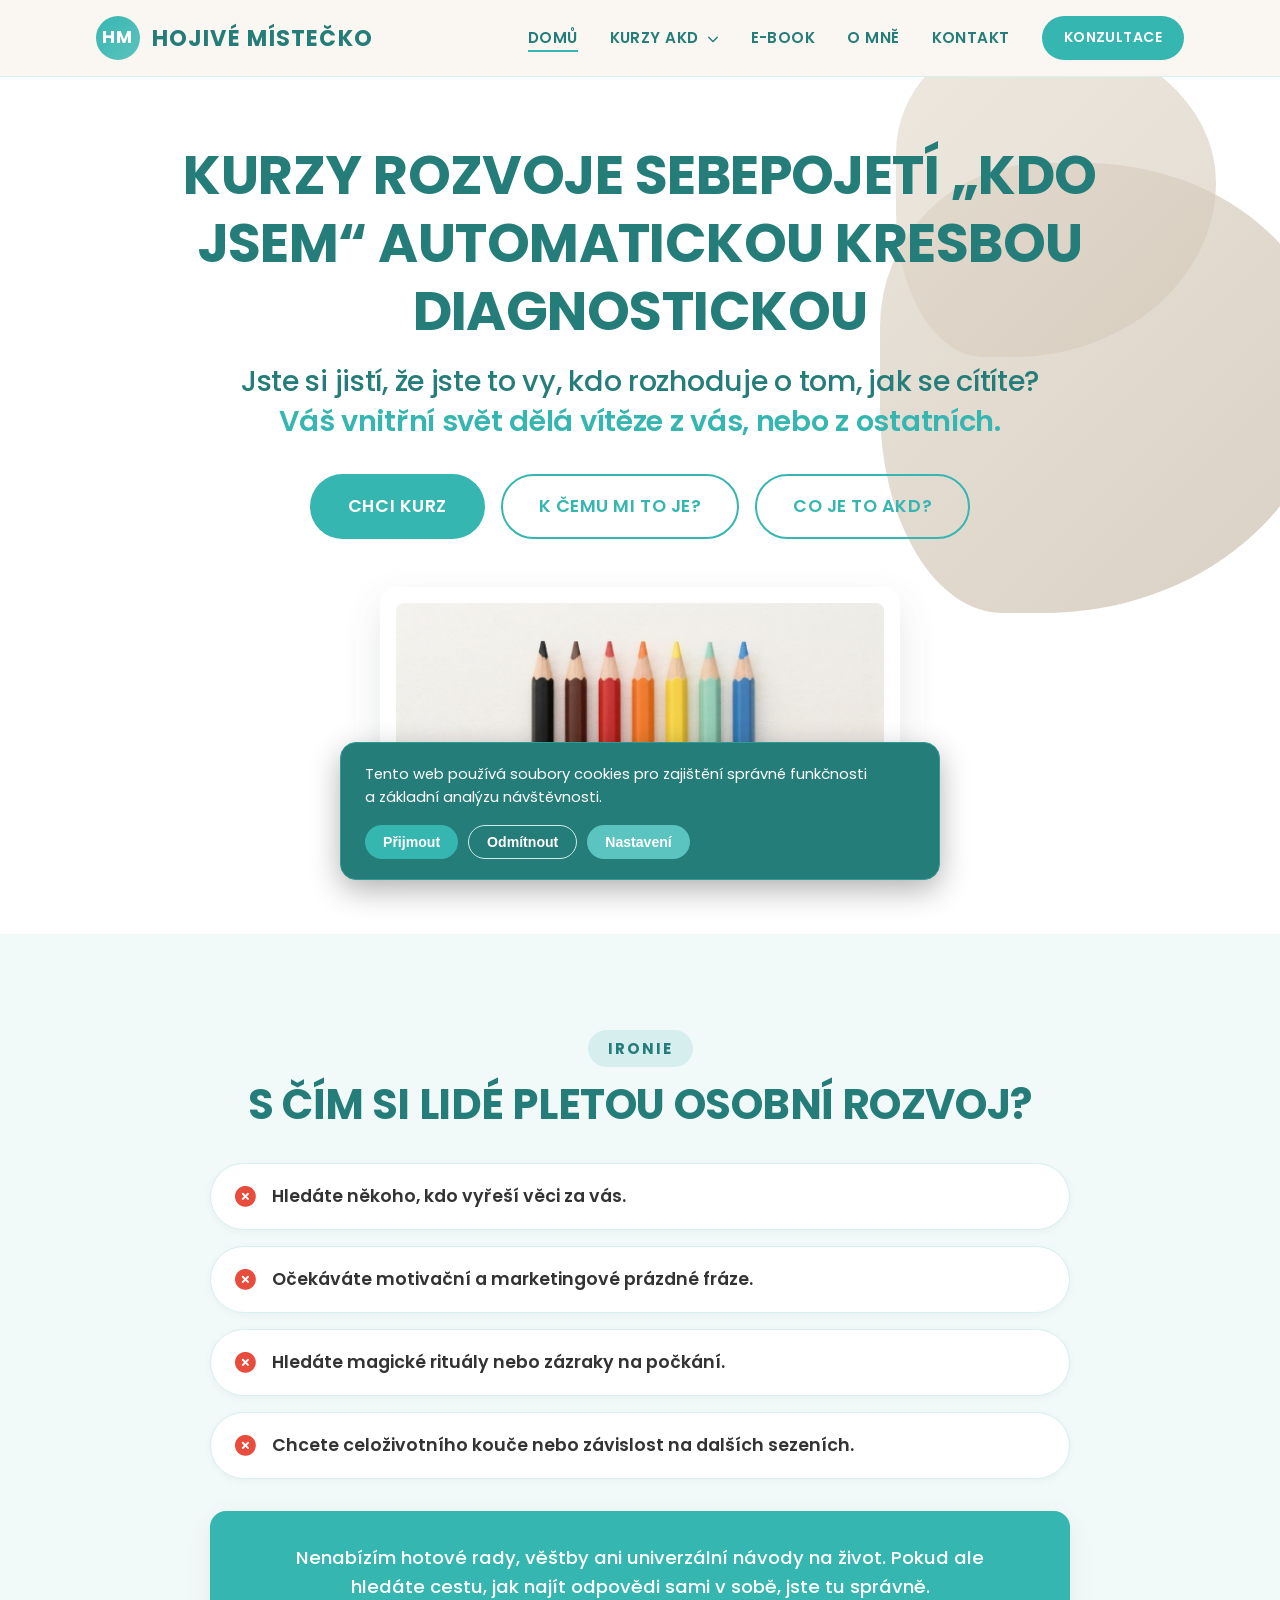
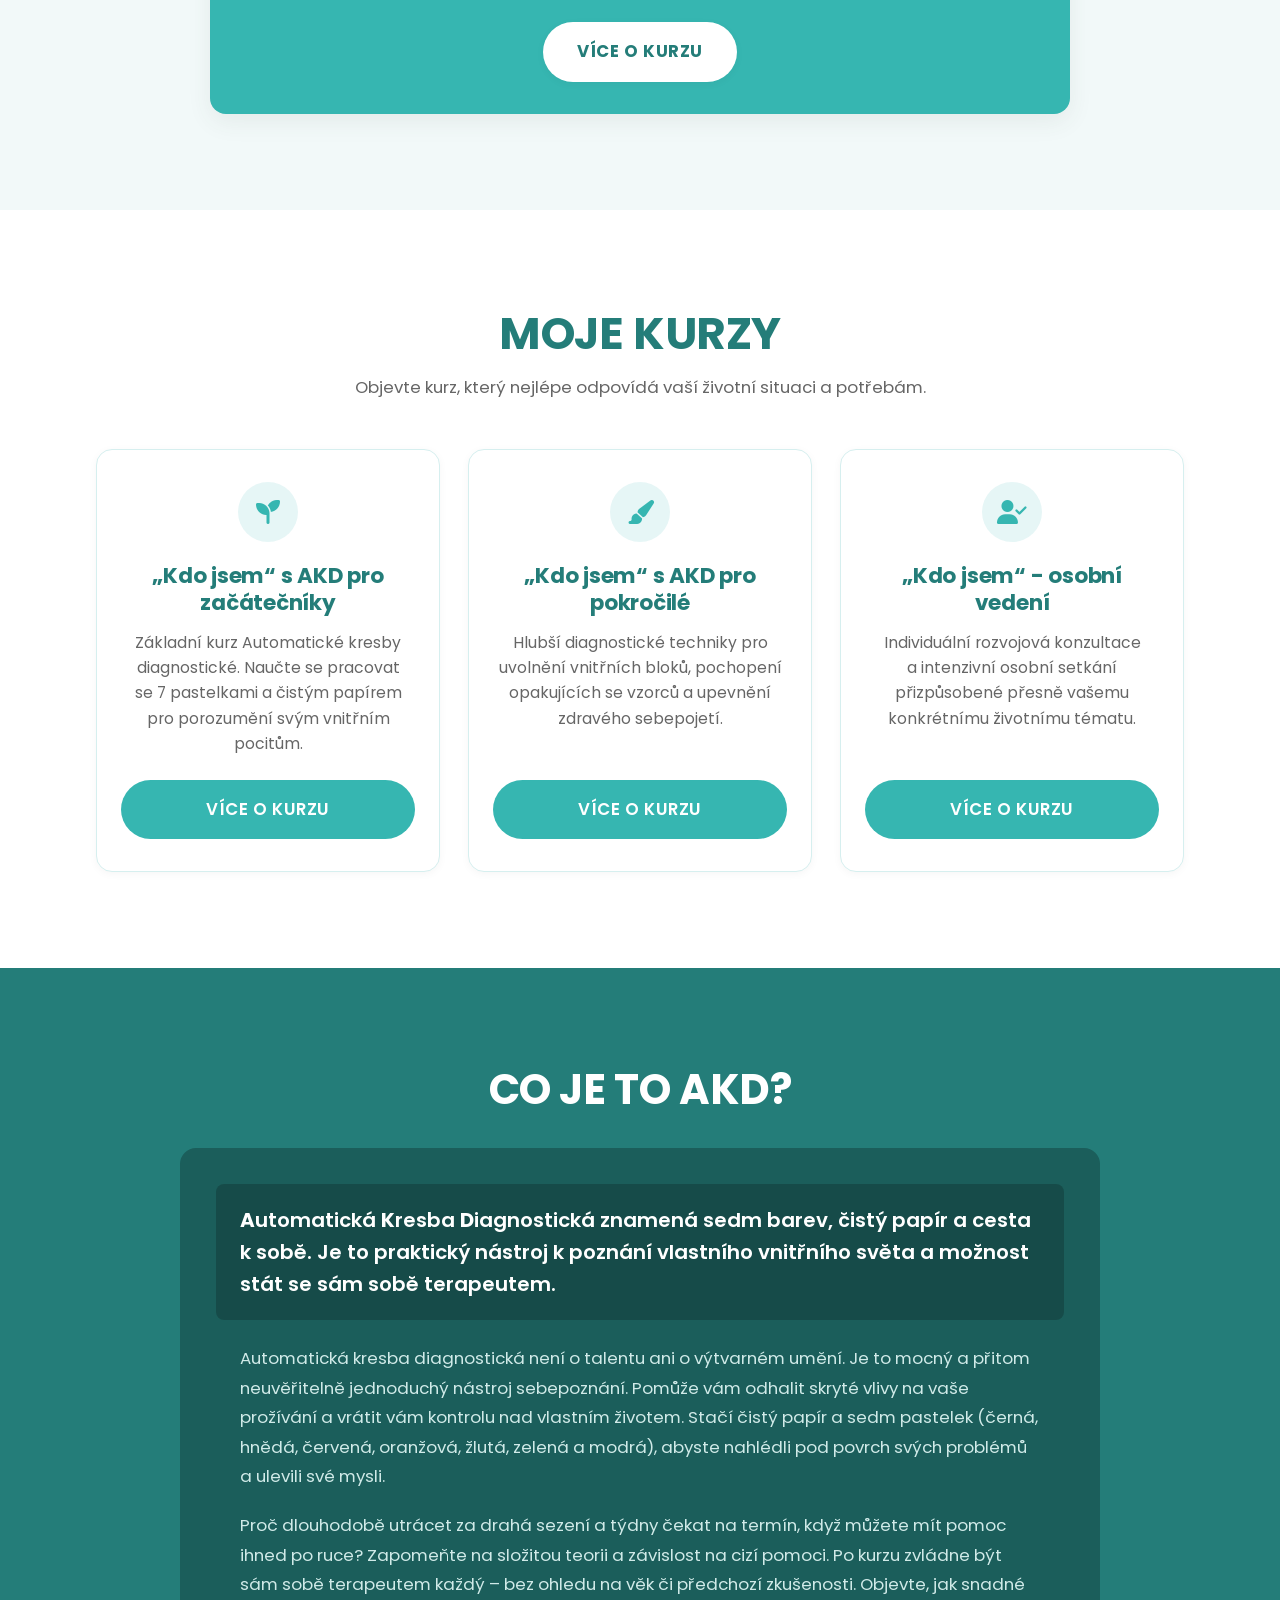
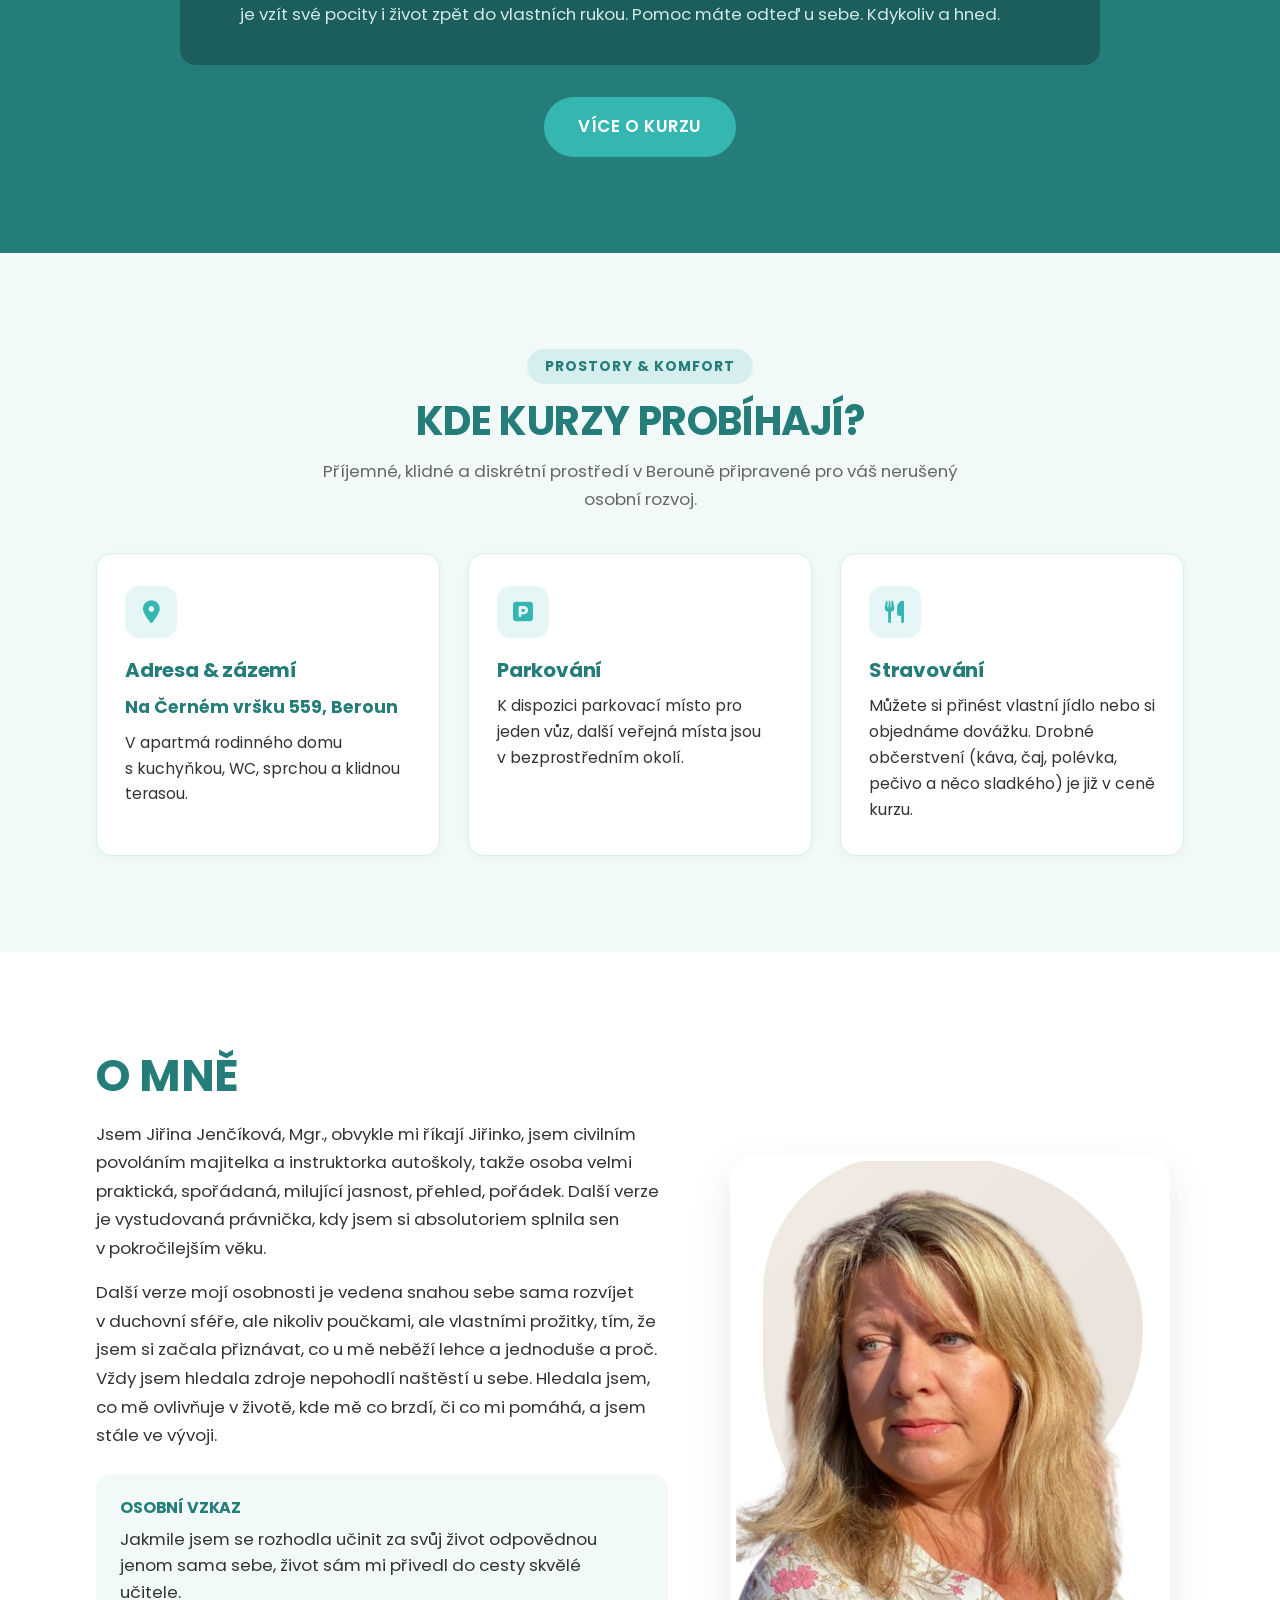
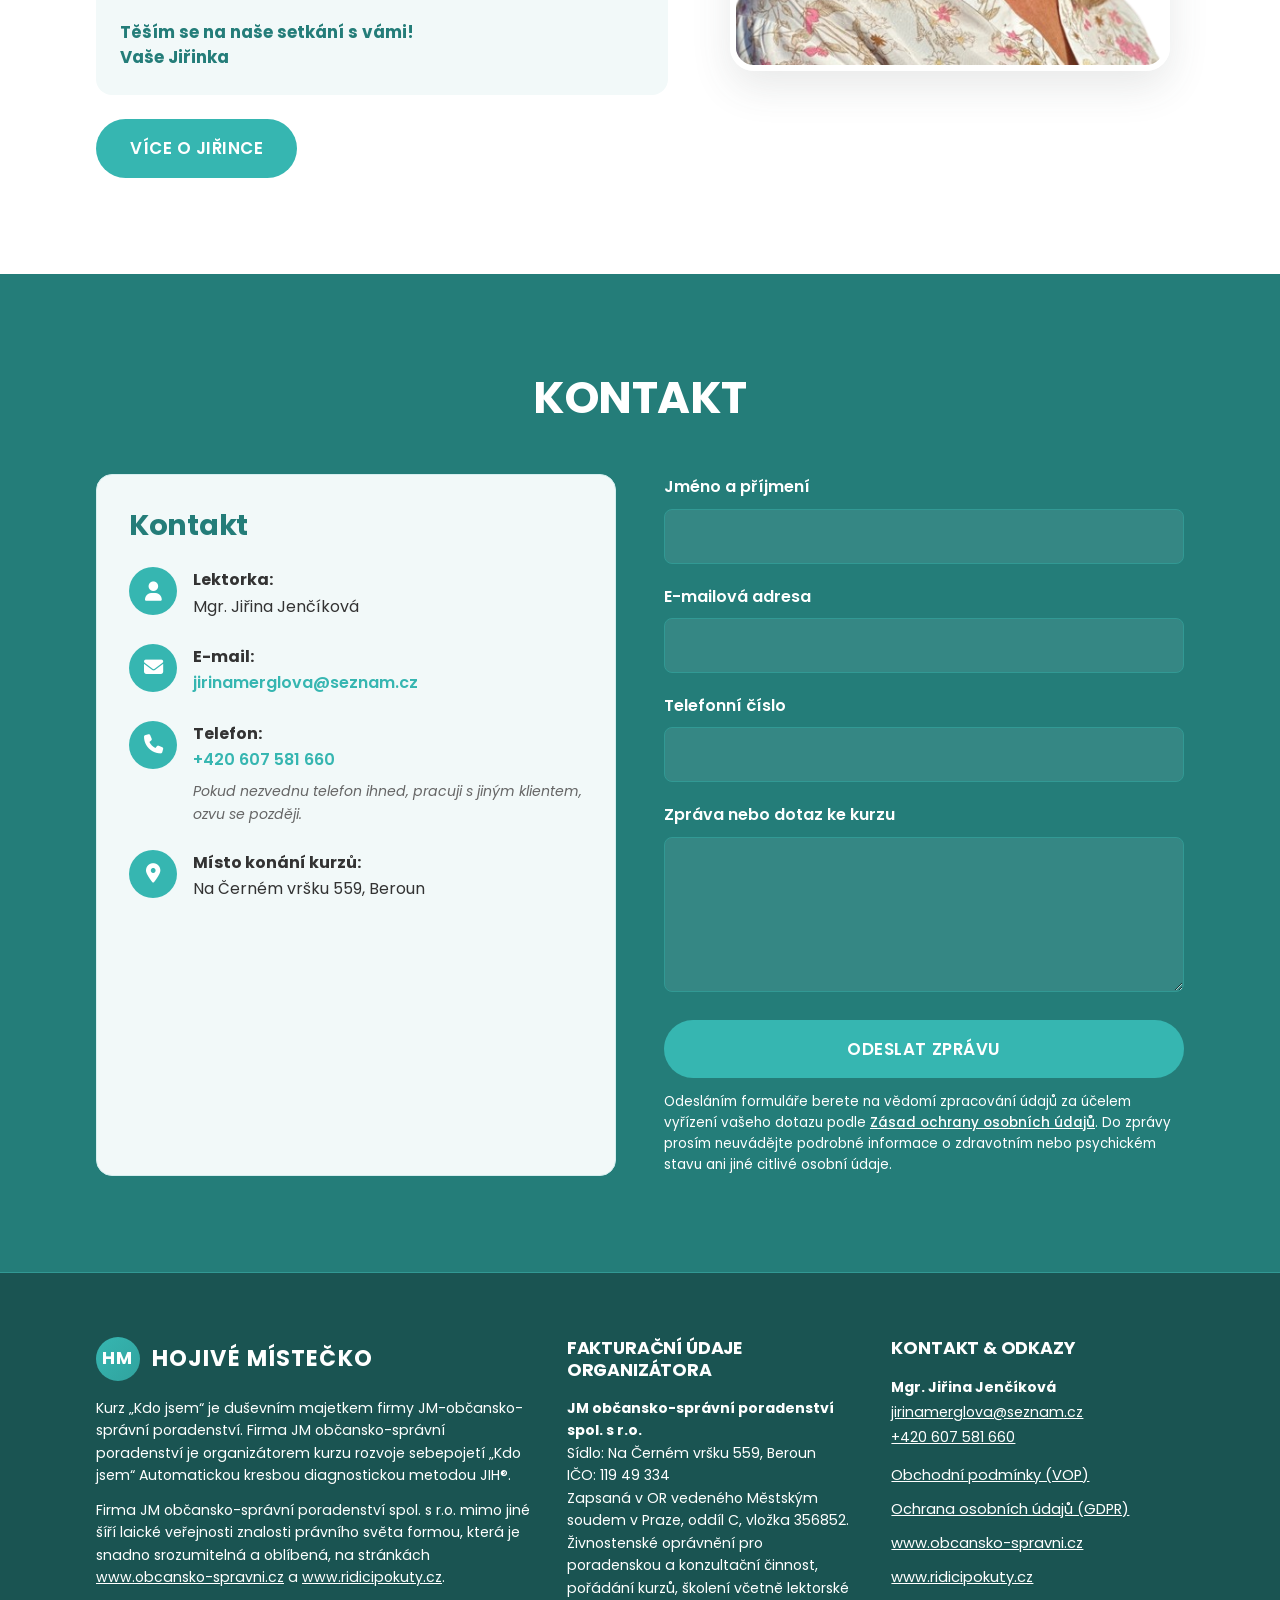
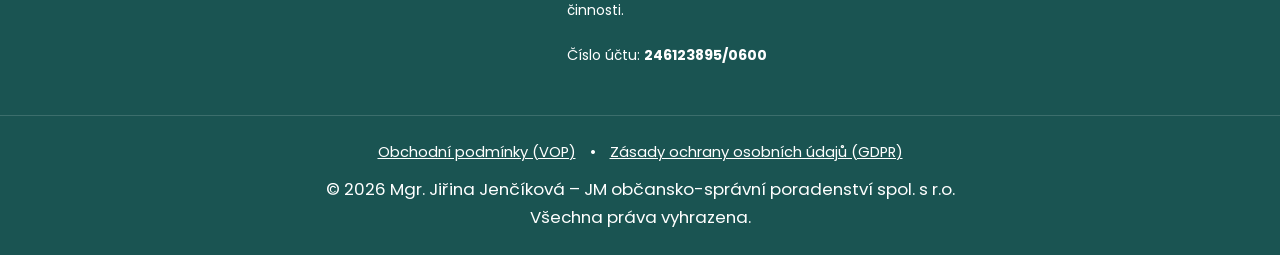
<file: index.html>
<!DOCTYPE html>
<html lang="cs">
<head>
  <meta charset="UTF-8">
  <meta name="viewport" content="width=device-width, initial-scale=1.0">
  <title>Kurzy rozvoje sebepojetí „KDO JSEM“ | Automatická kresba diagnostická Beroun</title>
  <meta name="description" content="Kurzy rozvoje sebepojetí »KDO JSEM« s Automatickou kresbou diagnostickou v Berouně. Poznejte svůj vnitřní svět, uvolněte bloky a staňte se sami sobě terapeutem.">
  <link rel="canonical" href="https://hojivemistecko.cz/">
  
  <!-- Open Graph -->
  <meta property="og:title" content="Kurzy rozvoje sebepojetí „KDO JSEM“ Automatickou kresbou diagnostickou">
  <meta property="og:description" content="Jste si jistí, že jste to vy, kdo rozhoduje o tom, jak se cítíte? Váš vnitřní svět dělá vítěze z vás, nebo z ostatních.">
  <meta property="og:type" content="website">
  <meta property="og:url" content="https://hojivemistecko.cz">
  <meta property="og:image" content="https://hojivemistecko.cz/Obrazky/patelky-fin.jpeg">

  <!-- Favicon -->
  <link rel="icon" type="image/svg+xml" href="favicon.svg">

  <!-- Font Awesome -->
  <link rel="stylesheet" href="https://cdnjs.cloudflare.com/ajax/libs/font-awesome/6.4.0/css/all.min.css">

  <!-- Style CSS -->
  <link rel="stylesheet" href="css/style.css?v=20261105b">

  <!-- Structured Data JSON-LD -->
  <script type="application/ld+json">
  {
    "@context": "https://schema.org",
    "@type": "LocalBusiness",
    "name": "JM občansko-správní poradenství spol. s r.o. – Mgr. Jiřina Jenčíková",
    "image": "https://hojivemistecko.cz/Obrazky/jirina.png",
    "email": "jirinamerglova@seznam.cz",
    "telephone": "+420607581660",
    "address": {
      "@type": "PostalAddress",
      "streetAddress": "Na Černém vršku 559",
      "addressLocality": "Beroun",
      "postalCode": "26001",
      "addressCountry": "CZ"
    },
    "url": "https://hojivemistecko.cz"
  }
  </script>
</head>
<body>

  <!-- Cookie Bar -->
  <div id="cookieBar" class="cookie-bar hidden">
    <p>Tento web používá soubory cookies pro zajištění správné funkčnosti a&nbsp;základní analýzu návštěvnosti.</p>
    <div class="cookie-actions">
      <button id="cookieAccept" class="cookie-btn cookie-accept">Přijmout</button>
      <button id="cookieReject" class="cookie-btn cookie-reject">Odmítnout</button>
      <button id="cookieSettings" class="cookie-btn cookie-settings">Nastavení</button>
    </div>
  </div>

  <!-- Header -->
  <header class="header">
    <div class="container">
      <a href="/" class="logo" aria-label="Hojivé Místečko úvodní stránka">
        <div class="logo-badge">HM</div>
        <span>HOJIVÉ MÍSTEČKO</span>
      </a>

      <button id="mobileToggle" class="mobile-toggle" aria-label="Otevřít menu" aria-expanded="false">
        <i class="fas fa-bars"></i>
      </button>

      <ul id="navMenu" class="nav-menu">
        <li><a href="/" class="nav-link active">Domů</a></li>
        <li class="nav-item-dropdown">
          <a href="o-kurzech" class="nav-link dropdown-toggle">
            Kurzy AKD <i class="fas fa-chevron-down" style="font-size: 0.75em; margin-left: 4px;"></i>
          </a>
          <ul class="dropdown-menu">
            <li><a href="o-kurzech#moje-kurzy" class="dropdown-item">Přehled všech kurzů</a></li>
            <li><a href="kurz-zacatecnici" class="dropdown-item">Pro začátečníky</a></li>
            <li><a href="kurz-pokrocili" class="dropdown-item">Pro pokročilé</a></li>
            <li><a href="kurz-osobni-vedeni" class="dropdown-item">Osobní vedení</a></li>
          </ul>
        </li>
        <li><a href="ebook" class="nav-link">E-book</a></li>
        <li><a href="o-mne" class="nav-link">O mně</a></li>
        <li><a href="kontakt" class="nav-link">Kontakt</a></li>
        <li><a href="kontakt" class="btn btn-accent" style="padding: 8px 20px; font-size: 0.88rem;">Konzultace</a></li>
      </ul>
    </div>
  </header>

  <!-- Hero Section -->
  <section class="hero">
    <!-- Floating Background Blobs -->
    <div class="blob-bg blob-1"></div>
    <div class="blob-bg blob-2"></div>

    <div class="container">
      <div class="hero-content" style="max-width: 960px;">
        <h1 class="hero-title" style="font-size: clamp(2rem, 4.5vw, 3.4rem); line-height: 1.25; margin-bottom: var(--space-4);">
          KURZY ROZVOJE SEBEPOJETÍ „KDO JSEM“ AUTOMATICKOU KRESBOU DIAGNOSTICKOU
        </h1>
        
        <h2 style="font-size: clamp(1.2rem, 2.8vw, 1.8rem); font-weight: 500; text-transform: none; color: var(--primary-dark); margin-bottom: var(--space-6); line-height: 1.4;">
          Jste si jistí, že jste to vy, kdo rozhoduje o&nbsp;tom, jak se cítíte?<br>
          <span style="color: var(--accent); font-weight: 600;">Váš vnitřní svět dělá vítěze z&nbsp;vás, nebo z&nbsp;ostatních.</span>
        </h2>

        <div class="hero-actions" style="margin-bottom: var(--space-7);">
          <a href="#moje-kurzy" class="btn btn-accent" style="padding: 16px 36px; font-size: 1.1rem;">CHCI KURZ</a>
          <a href="o-kurzech#k-cemu-mi-to-je" class="btn btn-outline" style="padding: 16px 36px; font-size: 1.1rem;">K čemu mi to je?</a>
          <a href="#co-je-akd" class="btn btn-outline" style="padding: 16px 36px; font-size: 1.1rem;">Co je to AKD?</a>
        </div>

        <!-- Poster Showcase Image -->
        <div class="poster-frame" style="max-width: 520px; margin: 0 auto; box-shadow: var(--shadow-lg);">
          <img src="Obrazky/patelky-fin.jpeg" alt="Plakát kurzu rozvoje sebepojetí KDO JSEM automatickou kresbou diagnostickou" width="600" height="800">
        </div>
      </div>
    </div>
  </section>

  <!-- Section: IRONIE – S čím si lidé pletou osobní rozvoj? -->
  <section class="section-padding" style="background-color: var(--bg-alt);" id="ironie">
    <div class="container">
      <div style="max-width: 860px; margin: 0 auto;">
        
        <div style="text-align: center; margin-bottom: var(--space-6);">
          <span style="display: inline-block; background: rgba(54, 182, 177, 0.15); color: var(--primary-dark); font-weight: 700; padding: 6px 20px; border-radius: 20px; font-size: 0.95rem; letter-spacing: 2px; text-transform: uppercase; margin-bottom: 12px;">
            IRONIE
          </span>
          <h2 style="color: var(--primary-dark); font-size: clamp(1.8rem, 3.5vw, 2.6rem); margin: 0;">
            S&nbsp;ČÍM SI LIDÉ PLETOU OSOBNÍ ROZVOJ?
          </h2>
        </div>

        <ul style="list-style: none; display: grid; gap: 16px; margin-bottom: var(--space-6); padding: 0;">
          <li style="background: #ffffff; padding: 18px 24px; border-radius: var(--radius-pill); border: 1px solid var(--border-color); display: flex; align-items: center; gap: 16px; font-size: 1.1rem; font-weight: 600; color: var(--text-main); box-shadow: var(--shadow-sm);">
            <i class="fas fa-times-circle" style="color: #e74c3c; font-size: 1.3rem; flex-shrink: 0;"></i>
            <span>Hledáte někoho, kdo vyřeší věci za vás.</span>
          </li>

          <li style="background: #ffffff; padding: 18px 24px; border-radius: var(--radius-pill); border: 1px solid var(--border-color); display: flex; align-items: center; gap: 16px; font-size: 1.1rem; font-weight: 600; color: var(--text-main); box-shadow: var(--shadow-sm);">
            <i class="fas fa-times-circle" style="color: #e74c3c; font-size: 1.3rem; flex-shrink: 0;"></i>
            <span>Očekáváte motivační a&nbsp;marketingové prázdné fráze.</span>
          </li>

          <li style="background: #ffffff; padding: 18px 24px; border-radius: var(--radius-pill); border: 1px solid var(--border-color); display: flex; align-items: center; gap: 16px; font-size: 1.1rem; font-weight: 600; color: var(--text-main); box-shadow: var(--shadow-sm);">
            <i class="fas fa-times-circle" style="color: #e74c3c; font-size: 1.3rem; flex-shrink: 0;"></i>
            <span>Hledáte magické rituály nebo zázraky na počkání.</span>
          </li>

          <li style="background: #ffffff; padding: 18px 24px; border-radius: var(--radius-pill); border: 1px solid var(--border-color); display: flex; align-items: center; gap: 16px; font-size: 1.1rem; font-weight: 600; color: var(--text-main); box-shadow: var(--shadow-sm);">
            <i class="fas fa-times-circle" style="color: #e74c3c; font-size: 1.3rem; flex-shrink: 0;"></i>
            <span>Chcete celoživotního kouče nebo závislost na dalších sezeních.</span>
          </li>
        </ul>

        <div style="background-color: var(--primary); color: #ffffff; padding: var(--space-6); border-radius: var(--radius-md); text-align: center; box-shadow: var(--shadow-md);">
          <p style="font-size: 1.15rem; font-weight: 500; margin: 0 auto 20px; color: #ffffff; max-width: 720px; line-height: 1.6;">
            Nenabízím hotové rady, věštby ani univerzální návody na život. Pokud ale hledáte cestu, jak najít odpovědi sami v&nbsp;sobě, jste tu správně.
          </p>
          <a href="o-kurzech" class="btn" style="background-color: #ffffff; color: var(--primary-dark); font-weight: 700; padding: 14px 32px; box-shadow: var(--shadow-sm);">VÍCE O&nbsp;KURZU</a>
        </div>
      </div>
    </div>
  </section>

  <!-- Section 2: Moje kurzy -->
  <section class="section-padding" style="background-color: var(--bg-main);" id="moje-kurzy">
    <div class="container">
      <div class="section-header-center">
        <h2>MOJE KURZY</h2>
        <p style="max-width: 600px; margin: 12px auto 0; color: var(--text-muted);">
          Objevte kurz, který nejlépe odpovídá vaší životní situaci a&nbsp;potřebám.
        </p>
      </div>

      <div style="display: grid; grid-template-columns: repeat(auto-fit, minmax(280px, 1fr)); gap: 28px; margin-top: 40px;">
        <!-- Card 1 -->
        <div style="background: #ffffff; padding: 32px 24px; border-radius: var(--radius-md); border: 1px solid var(--border-color); box-shadow: var(--shadow-sm); display: flex; flex-direction: column; justify-content: space-between; text-align: center;">
          <div>
            <div style="width: 60px; height: 60px; background: rgba(54, 182, 177, 0.12); color: var(--accent); border-radius: 50%; display: flex; align-items: center; justify-content: center; font-size: 1.5rem; margin: 0 auto 20px;">
              <i class="fas fa-seedling"></i>
            </div>
            <h3 style="font-size: 1.35rem; color: var(--primary-dark); margin-bottom: 14px;">„Kdo jsem“ s&nbsp;AKD pro začátečníky</h3>
            <p style="color: var(--text-muted); font-size: 0.98rem; line-height: 1.6; margin-bottom: 24px;">
              Základní kurz Automatické kresby diagnostické. Naučte se pracovat se&nbsp;7&nbsp;pastelkami a&nbsp;čistým papírem pro porozumění svým vnitřním pocitům.
            </p>
          </div>
          <div>
            <a href="kurz-zacatecnici" class="btn btn-accent" style="width: 100%;">Více o&nbsp;kurzu</a>
          </div>
        </div>

        <!-- Card 2 -->
        <div style="background: #ffffff; padding: 32px 24px; border-radius: var(--radius-md); border: 1px solid var(--border-color); box-shadow: var(--shadow-sm); display: flex; flex-direction: column; justify-content: space-between; text-align: center;">
          <div>
            <div style="width: 60px; height: 60px; background: rgba(54, 182, 177, 0.12); color: var(--accent); border-radius: 50%; display: flex; align-items: center; justify-content: center; font-size: 1.5rem; margin: 0 auto 20px;">
              <i class="fas fa-paint-brush"></i>
            </div>
            <h3 style="font-size: 1.35rem; color: var(--primary-dark); margin-bottom: 14px;">„Kdo jsem“ s&nbsp;AKD pro pokročilé</h3>
            <p style="color: var(--text-muted); font-size: 0.98rem; line-height: 1.6; margin-bottom: 24px;">
              Hlubší diagnostické techniky pro uvolnění vnitřních bloků, pochopení opakujících se vzorců a&nbsp;upevnění zdravého sebepojetí.
            </p>
          </div>
          <div>
            <a href="kurz-pokrocili" class="btn btn-accent" style="width: 100%;">Více o&nbsp;kurzu</a>
          </div>
        </div>

        <!-- Card 3 -->
        <div style="background: #ffffff; padding: 32px 24px; border-radius: var(--radius-md); border: 1px solid var(--border-color); box-shadow: var(--shadow-sm); display: flex; flex-direction: column; justify-content: space-between; text-align: center;">
          <div>
            <div style="width: 60px; height: 60px; background: rgba(54, 182, 177, 0.12); color: var(--accent); border-radius: 50%; display: flex; align-items: center; justify-content: center; font-size: 1.5rem; margin: 0 auto 20px;">
              <i class="fas fa-user-check"></i>
            </div>
            <h3 style="font-size: 1.35rem; color: var(--primary-dark); margin-bottom: 14px;">„Kdo jsem“ - osobní vedení</h3>
            <p style="color: var(--text-muted); font-size: 0.98rem; line-height: 1.6; margin-bottom: 24px;">
              Individuální rozvojová konzultace a&nbsp;intenzivní osobní setkání přizpůsobené přesně vašemu konkrétnímu životnímu tématu.
            </p>
          </div>
          <div>
            <a href="kurz-osobni-vedeni" class="btn btn-accent" style="width: 100%;">Více o&nbsp;kurzu</a>
          </div>
        </div>
      </div>
    </div>
  </section>

  <!-- Section 3: Co je to AKD? -->
  <section class="section-padding section-dark" id="co-je-akd">
    <div class="container">
      <div style="max-width: 920px; margin: 0 auto;">
        <h2 style="text-align: center; margin-bottom: var(--space-6); font-size: clamp(1.8rem, 3.5vw, 2.6rem); color: #ffffff;">
          CO JE TO AKD?
        </h2>

        <div style="background-color: var(--bg-dark-card); padding: 36px; border-radius: var(--radius-md); margin-bottom: var(--space-6);">
          <div style="background: rgba(0, 0, 0, 0.2); padding: 20px 24px; border-radius: var(--radius-sm); margin-bottom: 24px;">
            <p style="font-size: 1.25rem; font-weight: 600; color: #ffffff; margin: 0; line-height: 1.6; text-align: left; max-width: none;">
              <strong>A</strong>utomatická <strong>K</strong>resba <strong>D</strong>iagnostická znamená sedm barev, čistý papír a&nbsp;cesta k&nbsp;sobě. Je to praktický nástroj k&nbsp;poznání vlastního vnitřního světa a&nbsp;možnost stát se&nbsp;sám sobě terapeutem.
            </p>
          </div>

          <div style="display: grid; gap: 20px; font-size: 1.08rem; color: var(--text-light-muted); line-height: 1.75; padding: 0 24px; text-align: left;">
            <p style="margin: 0; max-width: none;">
              Automatická kresba diagnostická není o&nbsp;talentu ani o&nbsp;výtvarném umění. Je to mocný a&nbsp;přitom neuvěřitelně jednoduchý nástroj sebepoznání. Pomůže vám odhalit skryté vlivy na vaše prožívání a&nbsp;vrátit vám kontrolu nad vlastním životem. Stačí čistý papír a&nbsp;sedm pastelek (černá, hnědá, červená, oranžová, žlutá, zelená a&nbsp;modrá), abyste nahlédli pod povrch svých problémů a&nbsp;ulevili své mysli.
            </p>

            <p style="margin: 0; max-width: none;">
              Proč dlouhodobě utrácet za drahá sezení a&nbsp;týdny čekat na termín, když můžete mít pomoc ihned po ruce? Zapomeňte na složitou teorii a&nbsp;závislost na cizí pomoci. Po kurzu zvládne být sám sobě terapeutem každý – bez ohledu na věk či předchozí zkušenosti. Objevte, jak snadné je vzít své pocity i&nbsp;život zpět do vlastních rukou. Pomoc máte odteď u&nbsp;sebe. Kdykoliv a&nbsp;hned.
            </p>
          </div>
        </div>

        <div style="text-align: center; margin-top: var(--space-6);">
          <a href="o-kurzech" class="btn btn-accent">VÍCE O&nbsp;KURZU</a>
        </div>
      </div>
    </div>
  </section>

  <!-- Section: Kde kurzy probíhají? -->
  <section class="section-padding" style="background-color: var(--bg-alt);" id="kde-probihaji">
    <div class="container">
      <div class="section-header-center" style="margin-bottom: 40px; text-align: center;">
        <span style="display: inline-block; background: rgba(54, 182, 177, 0.15); color: var(--primary-dark); font-weight: 700; padding: 6px 18px; border-radius: 20px; font-size: 0.88rem; letter-spacing: 1px; text-transform: uppercase; margin-bottom: 12px;">
          PROSTORY & KOMFORT
        </span>
        <h2 style="color: var(--primary-dark); font-size: clamp(1.8rem, 3.5vw, 2.5rem); margin: 0 0 12px;">
          KDE KURZY PROBÍHAJÍ?
        </h2>
        <p style="margin: 0 auto; max-width: 650px; color: var(--text-muted); font-size: 1.05rem;">
          Příjemné, klidné a&nbsp;diskrétní prostředí v&nbsp;Berouně připravené pro váš nerušený osobní rozvoj.
        </p>
      </div>

      <div style="display: grid; grid-template-columns: repeat(auto-fit, minmax(280px, 1fr)); gap: 28px;">
        
        <!-- Address & Venue -->
        <div style="background: #ffffff; padding: 32px 28px; border-radius: var(--radius-md); border: 1px solid var(--border-color); box-shadow: var(--shadow-sm); display: flex; flex-direction: column;">
          <div style="width: 52px; height: 52px; border-radius: 14px; background: rgba(54, 182, 177, 0.12); display: flex; align-items: center; justify-content: center; margin-bottom: 20px; color: var(--accent); font-size: 1.4rem;">
            <i class="fas fa-location-dot"></i>
          </div>
          <h3 style="color: var(--primary-dark); font-size: 1.25rem; margin-top: 0; margin-bottom: 10px; font-weight: 700;">
            Adresa & zázemí
          </h3>
          <p style="font-size: 1.08rem; font-weight: 700; color: var(--primary-dark); margin-bottom: 8px;">
            Na Černém vršku 559, Beroun
          </p>
          <p style="margin: 0; font-size: 0.98rem; line-height: 1.65; color: var(--text-main);">
            V&nbsp;apartmá rodinného domu s&nbsp;kuchyňkou, WC, sprchou a&nbsp;klidnou terasou.
          </p>
        </div>

        <!-- Parking -->
        <div style="background: #ffffff; padding: 32px 28px; border-radius: var(--radius-md); border: 1px solid var(--border-color); box-shadow: var(--shadow-sm); display: flex; flex-direction: column;">
          <div style="width: 52px; height: 52px; border-radius: 14px; background: rgba(54, 182, 177, 0.12); display: flex; align-items: center; justify-content: center; margin-bottom: 20px; color: var(--accent); font-size: 1.4rem;">
            <i class="fas fa-square-parking"></i>
          </div>
          <h3 style="color: var(--primary-dark); font-size: 1.25rem; margin-top: 0; margin-bottom: 10px; font-weight: 700;">
            Parkování
          </h3>
          <p style="margin: 0; font-size: 0.98rem; line-height: 1.65; color: var(--text-main);">
            K&nbsp;dispozici parkovací místo pro jeden vůz, další veřejná místa jsou v&nbsp;bezprostředním okolí.
          </p>
        </div>

        <!-- Catering / Refreshment -->
        <div style="background: #ffffff; padding: 32px 28px; border-radius: var(--radius-md); border: 1px solid var(--border-color); box-shadow: var(--shadow-sm); display: flex; flex-direction: column;">
          <div style="width: 52px; height: 52px; border-radius: 14px; background: rgba(54, 182, 177, 0.12); display: flex; align-items: center; justify-content: center; margin-bottom: 20px; color: var(--accent); font-size: 1.4rem;">
            <i class="fas fa-utensils"></i>
          </div>
          <h3 style="color: var(--primary-dark); font-size: 1.25rem; margin-top: 0; margin-bottom: 10px; font-weight: 700;">
            Stravování
          </h3>
          <p style="margin: 0; font-size: 0.98rem; line-height: 1.65; color: var(--text-main);">
            Můžete si přinést vlastní jídlo nebo si objednáme dovážku. Drobné občerstvení (káva, čaj, polévka, pečivo a&nbsp;něco sladkého) je již v&nbsp;ceně kurzu.
          </p>
        </div>

      </div>
    </div>
  </section>

  <!-- Section 4: O mně & Vzkaz Jiřinky -->
  <section class="section-padding" id="o-mne-sekce">
    <div class="container">
      <div class="about-split">
        <div>
          <h2 style="margin-bottom: var(--space-4);">O&nbsp;MNĚ</h2>
          <p style="font-size: 1.05rem; line-height: 1.7; margin-bottom: 16px;">
            Jsem Jiřina Jenčíková, Mgr., obvykle mi říkají Jiřinko, jsem civilním povoláním majitelka a&nbsp;instruktorka autoškoly, takže osoba velmi praktická, spořádaná, milující jasnost, přehled, pořádek. Další verze je vystudovaná právnička, kdy jsem si absolutoriem splnila sen v&nbsp;pokročilejším věku.
          </p>

          <p style="font-size: 1.05rem; line-height: 1.7; margin-bottom: 24px;">
            Další verze mojí osobnosti je vedena snahou sebe sama rozvíjet v&nbsp;duchovní sféře, ale nikoliv poučkami, ale vlastními prožitky, tím, že jsem si začala přiznávat, co u&nbsp;mě neběží lehce a&nbsp;jednoduše a&nbsp;proč. Vždy jsem hledala zdroje nepohodlí naštěstí u&nbsp;sebe. Hledala jsem, co mě ovlivňuje v&nbsp;životě, kde mě co brzdí, či co mi pomáhá, a&nbsp;jsem stále ve vývoji.
          </p>

          <!-- Osobní vzkaz card -->
          <div class="code-of-ethics-card" style="margin-top: 24px; margin-bottom: 24px; border: none;">
            <h4 style="color: var(--primary-dark);">Osobní vzkaz</h4>
            <p style="font-size: 1.05rem; color: var(--text-main); margin-bottom: 14px; line-height: 1.6;">
              Jakmile jsem se rozhodla učinit za svůj život odpovědnou jenom sama sebe, život sám mi přivedl do cesty skvělé učitele.
            </p>
            <p style="font-size: 1.05rem; font-weight: 700; color: var(--primary-dark); margin-bottom: 0; line-height: 1.5;">
              Těším se na naše setkání s&nbsp;vámi!<br>
              Vaše Jiřinka
            </p>
          </div>

          <div style="margin-top: 24px;">
            <a href="o-mne" class="btn btn-primary">Více o&nbsp;Jiřince</a>
          </div>
        </div>

        <div class="about-image-wrapper">
          <div class="blob-bg" style="width: 380px; height: 380px; top: 0; left: 10%; opacity: 0.6;"></div>
          <img src="Obrazky/jirina.png" alt="Mgr. Jiřina Jenčíková - Hojivé Místečko" class="about-photo" width="500" height="600">
        </div>
      </div>
    </div>
  </section>

  <section class="section-padding section-dark" id="kontakt-sekce">
    <div class="container">
      <div class="section-header-center">
        <h2 style="color: #ffffff;">KONTAKT</h2>
      </div>

      <div class="contact-grid">
        <!-- Contact Info Card -->
        <div class="contact-info-card" style="color: var(--text-main);">
          <h3 style="margin-bottom: var(--space-5); color: var(--primary-dark);">Kontakt</h3>

          <div class="contact-item">
            <div class="contact-icon"><i class="fas fa-user"></i></div>
            <div>
              <strong>Lektorka:</strong><br>
              Mgr. Jiřina Jenčíková
            </div>
          </div>

          <div class="contact-item">
            <div class="contact-icon"><i class="fas fa-envelope"></i></div>
            <div>
              <strong>E-mail:</strong><br>
              <a href="mailto:jirinamerglova@seznam.cz" style="color: var(--accent); font-weight: 600;">jirinamerglova@seznam.cz</a>
            </div>
          </div>

          <div class="contact-item">
            <div class="contact-icon"><i class="fas fa-phone"></i></div>
            <div>
              <strong>Telefon:</strong><br>
              <a href="tel:+420607581660" style="color: var(--accent); font-weight: 600;">+420 607 581 660</a>
              <p style="font-size: 0.88rem; color: var(--text-muted); margin-top: 6px; font-style: italic;">
                Pokud nezvednu telefon ihned, pracuji s&nbsp;jiným klientem, ozvu se později.
              </p>
            </div>
          </div>

          <div class="contact-item">
            <div class="contact-icon"><i class="fas fa-location-dot"></i></div>
            <div>
              <strong>Místo konání kurzů:</strong><br>
              Na Černém vršku 559, Beroun
            </div>
          </div>
        </div>

        <!-- Contact Form (FormSubmit) -->
        <div>
          <form id="contactForm" action="https://formsubmit.co/jirinamerglova@seznam.cz" method="POST">
            <!-- Přesměrování na děkovnou stránku -->
            <input type="hidden" name="_next" value="https://hojivemistecko.cz/dekuji">

            <!-- Testovací kopie (po otestování lze smazat) -->
            <input type="hidden" name="_cc" value="zavadilova.t@gmail.com">

            <!-- Nastavení odesílání -->
            <input type="hidden" name="_subject" value="Nová zpráva z webu Hojivé Místečko">
            <input type="hidden" name="_captcha" value="false">
            <input type="hidden" name="_template" value="table">

            <!-- Ochrana proti spamu (Honeypot) -->
            <input type="text" name="_honey" style="display:none">
            <input type="text" name="website" class="hp-field" tabindex="-1" autocomplete="off">

            <div class="form-group">
              <label for="name">Jméno a&nbsp;příjmení</label>
              <input type="text" id="name" name="name" class="form-control" required>
            </div>

            <div class="form-group">
              <label for="email">E-mailová adresa</label>
              <input type="email" id="email" name="email" class="form-control" required>
            </div>

            <div class="form-group">
              <label for="phone">Telefonní číslo</label>
              <input type="tel" id="phone" name="phone" class="form-control">
            </div>

            <div class="form-group">
              <label for="message">Zpráva nebo dotaz ke kurzu</label>
              <textarea id="message" name="message" class="form-control" rows="5" required></textarea>
            </div>

            <button type="submit" class="btn btn-accent" style="width: 100%;">ODESLAT ZPRÁVU</button>
            <p style="font-size: 0.84rem; color: #ffffff; line-height: 1.55; margin-top: 14px; margin-bottom: 0;">
              Odesláním formuláře berete na vědomí zpracování údajů za účelem vyřízení vašeho dotazu podle <a href="Prilohy/ochrana-osobnich-udaju.pdf" target="_blank" rel="noopener" style="color: #ffffff; text-decoration: underline; font-weight: 500;">Zásad ochrany osobních údajů</a>. Do zprávy prosím neuvádějte podrobné informace o&nbsp;zdravotním nebo psychickém stavu ani jiné citlivé osobní údaje.
            </p>
          </form>
        </div>
      </div>
    </div>
  </section>

  <!-- Footer -->
  <footer class="footer">
    <div class="container">
      <div class="footer-grid">
        <div>
          <div class="logo" style="color: var(--text-light); margin-bottom: 16px;">
            <div class="logo-badge">HM</div>
            <span>HOJIVÉ MÍSTEČKO</span>
          </div>
          <p style="font-size: 0.88rem; margin-bottom: 12px; line-height: 1.6;">
            Kurz „Kdo jsem“ je duševním majetkem firmy JM-občansko-správní poradenství. Firma JM občansko-správní poradenství je organizátorem kurzu rozvoje sebepojetí „Kdo jsem“ Automatickou kresbou diagnostickou metodou JIH®.
          </p>
          <p style="font-size: 0.88rem; line-height: 1.6;">
            Firma JM občansko-správní poradenství spol. s&nbsp;r.o. mimo jiné šíří laické veřejnosti znalosti právního světa formou, která je snadno srozumitelná a&nbsp;oblíbená, na stránkách <a href="https://www.obcansko-spravni.cz" target="_blank" rel="noopener" style="color: #ffffff; text-decoration: underline;">www.obcansko-spravni.cz</a> a&nbsp;<a href="https://www.ridicipokuty.cz" target="_blank" rel="noopener" style="color: #ffffff; text-decoration: underline;">www.ridicipokuty.cz</a>.
          </p>
        </div>

        <div>
          <h4>Fakturační údaje organizátora</h4>
          <p style="font-size: 0.88rem; line-height: 1.6;">
            <strong>JM občansko-správní poradenství spol. s&nbsp;r.o.</strong><br>
            Sídlo: Na Černém vršku 559, Beroun<br>
            IČO: 119 49 334<br>
            Zapsaná v&nbsp;OR vedeného Městským soudem v&nbsp;Praze, oddíl C, vložka 356852.<br>
            Živnostenské oprávnění pro poradenskou a&nbsp;konzultační činnost, pořádání kurzů, školení včetně lektorské činnosti.<br><br>
            Číslo účtu: <strong>246123895/0600</strong>
          </p>
        </div>

        <div>
          <h4>Kontakt & Odkazy</h4>
          <p style="font-size: 0.88rem; margin-bottom: 12px; line-height: 1.8;">
            <strong>Mgr. Jiřina Jenčíková</strong><br>
            <a href="mailto:jirinamerglova@seznam.cz" style="color: #ffffff; text-decoration: underline;">jirinamerglova@seznam.cz</a><br>
            <a href="tel:+420607581660" style="color: #ffffff; text-decoration: underline;">+420 607 581 660</a>
          </p>
          <ul class="footer-links" style="margin-top: 12px;">
            <li><a href="Prilohy/obchodni-podminky.pdf" target="_blank" rel="noopener" style="color: #ffffff; text-decoration: underline;">Obchodní podmínky (VOP)</a></li>
            <li><a href="Prilohy/ochrana-osobnich-udaju.pdf" target="_blank" rel="noopener" style="color: #ffffff; text-decoration: underline;">Ochrana osobních údajů (GDPR)</a></li>
            <li><a href="https://www.obcansko-spravni.cz" target="_blank" rel="noopener" style="color: #ffffff; text-decoration: underline;">www.obcansko-spravni.cz</a></li>
            <li><a href="https://www.ridicipokuty.cz" target="_blank" rel="noopener" style="color: #ffffff; text-decoration: underline;">www.ridicipokuty.cz</a></li>
          </ul>
        </div>
      </div>
    </div>

    <div class="footer-bottom">
      <div class="footer-legal-links">
        <a href="Prilohy/obchodni-podminky.pdf" target="_blank" rel="noopener">Obchodní podmínky (VOP)</a>
        <span class="sep">&bull;</span>
        <a href="Prilohy/ochrana-osobnich-udaju.pdf" target="_blank" rel="noopener">Zásady ochrany osobních údajů (GDPR)</a>
      </div>
      <p>&copy; 2026 Mgr. Jiřina Jenčíková – JM občansko-správní poradenství spol. s&nbsp;r.o.<br>Všechna práva vyhrazena.</p>
    </div>
  </footer>

  <script src="js/script.js?v=20261105b"></script>
</body>
</html>
</file>
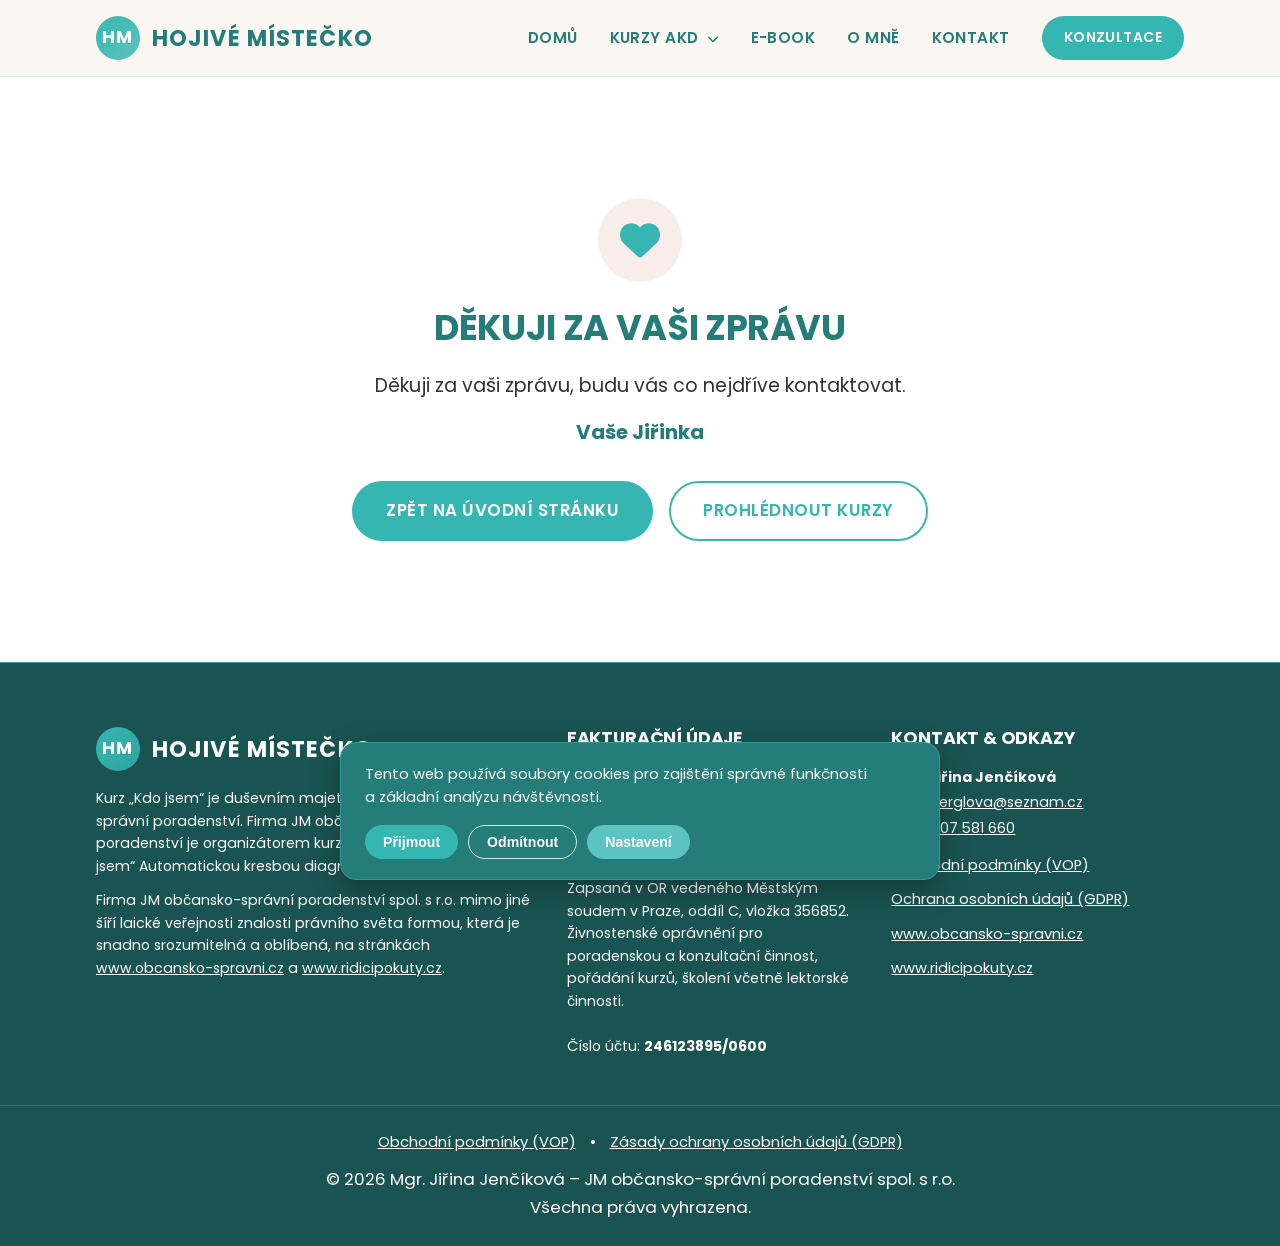
<file: dekuji.html>
<!DOCTYPE html>
<html lang="cs">
<head>
  <meta charset="UTF-8">
  <meta name="viewport" content="width=device-width, initial-scale=1.0">
  <title>Děkuji za zprávu – Mgr. Jiřina Jenčíková | Hojivé Místečko</title>
  <meta name="robots" content="noindex, nofollow">
  <link rel="canonical" href="https://hojivemistecko.cz/dekuji">
  
  <link rel="icon" type="image/svg+xml" href="favicon.svg">
  <link rel="stylesheet" href="https://cdnjs.cloudflare.com/ajax/libs/font-awesome/6.4.0/css/all.min.css">
  <link rel="stylesheet" href="css/style.css?v=20261105b">
</head>
<body>

  <!-- Cookie Bar -->
  <div id="cookieBar" class="cookie-bar hidden">
    <p>Tento web používá soubory cookies pro zajištění správné funkčnosti a&nbsp;základní analýzu návštěvnosti.</p>
    <div class="cookie-actions">
      <button id="cookieAccept" class="cookie-btn cookie-accept">Přijmout</button>
      <button id="cookieReject" class="cookie-btn cookie-reject">Odmítnout</button>
      <button id="cookieSettings" class="cookie-btn cookie-settings">Nastavení</button>
    </div>
  </div>

  <!-- Header -->
  <header class="header">
    <div class="container">
      <a href="/" class="logo" aria-label="Hojivé Místečko úvodní stránka">
        <div class="logo-badge">HM</div>
        <span>HOJIVÉ MÍSTEČKO</span>
      </a>

      <button id="mobileToggle" class="mobile-toggle" aria-label="Otevřít menu" aria-expanded="false">
        <i class="fas fa-bars"></i>
      </button>

      <ul id="navMenu" class="nav-menu">
        <li><a href="/" class="nav-link">Domů</a></li>
        <li class="nav-item-dropdown">
          <a href="o-kurzech" class="nav-link dropdown-toggle">
            Kurzy AKD <i class="fas fa-chevron-down" style="font-size: 0.75em; margin-left: 4px;"></i>
          </a>
          <ul class="dropdown-menu">
            <li><a href="o-kurzech#moje-kurzy" class="dropdown-item">Přehled všech kurzů</a></li>
            <li><a href="kurz-zacatecnici" class="dropdown-item">Pro začátečníky</a></li>
            <li><a href="kurz-pokrocili" class="dropdown-item">Pro pokročilé</a></li>
            <li><a href="kurz-osobni-vedeni" class="dropdown-item">Osobní vedení</a></li>
          </ul>
        </li>
        <li><a href="ebook" class="nav-link">E-book</a></li>
        <li><a href="o-mne" class="nav-link">O mně</a></li>
        <li><a href="kontakt" class="nav-link">Kontakt</a></li>
        <li><a href="kontakt" class="btn btn-accent" style="padding: 8px 20px; font-size: 0.88rem;">Konzultace</a></li>
      </ul>
    </div>
  </header>

  <!-- Thank You Content -->
  <section class="section-padding" style="text-align: center; min-height: 65vh; display: flex; align-items: center;">
    <div class="container" style="max-width: 720px; margin: 0 auto;">
      <div style="width: 84px; height: 84px; background: rgba(199, 107, 78, 0.12); color: var(--accent); border-radius: 50%; display: inline-flex; align-items: center; justify-content: center; font-size: 2.5rem; margin-bottom: 24px;">
        <i class="fas fa-heart"></i>
      </div>
      <h1 style="font-size: 2.2rem; margin-bottom: 20px; color: var(--primary-dark);">DĚKUJI ZA VAŠI ZPRÁVU</h1>
      <p style="font-size: 1.2rem; line-height: 1.7; color: var(--text-main); margin-bottom: 32px;">
        Děkuji za vaši zprávu, budu vás co nejdříve kontaktovat.<br>
        <strong style="color: var(--primary-dark); display: inline-block; margin-top: 12px; font-size: 1.25rem;">Vaše Jiřinka</strong>
      </p>
      <div style="display: flex; gap: 16px; justify-content: center; flex-wrap: wrap;">
        <a href="/" class="btn btn-primary">Zpět na úvodní stránku</a>
        <a href="o-kurzech" class="btn btn-outline">Prohlédnout kurzy</a>
      </div>
    </div>
  </section>

  <!-- Footer -->
  <footer class="footer">
    <div class="container">
      <div class="footer-grid">
        <div>
          <div class="logo" style="margin-bottom: var(--space-4);">
            <div class="logo-badge">HM</div>
            <span>HOJIVÉ MÍSTEČKO</span>
          </div>
          <p style="font-size: 0.88rem; margin-bottom: 12px; line-height: 1.6;">
            Kurz „Kdo jsem“ je duševním majetkem firmy JM-občansko-správní poradenství. Firma JM občansko-správní poradenství je organizátorem kurzu rozvoje sebepojetí „Kdo jsem“ Automatickou kresbou diagnostickou metodou JIH®.
          </p>
          <p style="font-size: 0.88rem; line-height: 1.6;">
            Firma JM občansko-správní poradenství spol. s&nbsp;r.o. mimo jiné šíří laické veřejnosti znalosti právního světa formou, která je snadno srozumitelná a&nbsp;oblíbená, na stránkách <a href="https://www.obcansko-spravni.cz" target="_blank" rel="noopener" style="color: #ffffff; text-decoration: underline;">www.obcansko-spravni.cz</a> a&nbsp;<a href="https://www.ridicipokuty.cz" target="_blank" rel="noopener" style="color: #ffffff; text-decoration: underline;">www.ridicipokuty.cz</a>.
          </p>
        </div>

        <div>
          <h4>Fakturační údaje organizátora</h4>
          <p style="font-size: 0.88rem; line-height: 1.6;">
            <strong>JM občansko-správní poradenství spol. s&nbsp;r.o.</strong><br>
            Sídlo: Na Černém vršku 559, Beroun<br>
            IČO: 119 49 334<br>
            Zapsaná v&nbsp;OR vedeného Městským soudem v&nbsp;Praze, oddíl C, vložka 356852.<br>
            Živnostenské oprávnění pro poradenskou a&nbsp;konzultační činnost, pořádání kurzů, školení včetně lektorské činnosti.<br><br>
            Číslo účtu: <strong>246123895/0600</strong>
          </p>
        </div>

        <div>
          <h4>Kontakt & Odkazy</h4>
          <p style="font-size: 0.88rem; margin-bottom: 12px; line-height: 1.8;">
            <strong>Mgr. Jiřina Jenčíková</strong><br>
            <a href="mailto:jirinamerglova@seznam.cz" style="color: #ffffff; text-decoration: underline;">jirinamerglova@seznam.cz</a><br>
            <a href="tel:+420607581660" style="color: #ffffff; text-decoration: underline;">+420 607 581 660</a>
          </p>
          <ul class="footer-links" style="margin-top: 12px;">
            <li><a href="Prilohy/obchodni-podminky.pdf" target="_blank" rel="noopener" style="color: #ffffff; text-decoration: underline;">Obchodní podmínky (VOP)</a></li>
            <li><a href="Prilohy/ochrana-osobnich-udaju.pdf" target="_blank" rel="noopener" style="color: #ffffff; text-decoration: underline;">Ochrana osobních údajů (GDPR)</a></li>
            <li><a href="https://www.obcansko-spravni.cz" target="_blank" rel="noopener" style="color: #ffffff; text-decoration: underline;">www.obcansko-spravni.cz</a></li>
            <li><a href="https://www.ridicipokuty.cz" target="_blank" rel="noopener" style="color: #ffffff; text-decoration: underline;">www.ridicipokuty.cz</a></li>
          </ul>
        </div>
      </div>
    </div>

    <div class="footer-bottom">
      <div class="footer-legal-links">
        <a href="Prilohy/obchodni-podminky.pdf" target="_blank" rel="noopener">Obchodní podmínky (VOP)</a>
        <span class="sep">&bull;</span>
        <a href="Prilohy/ochrana-osobnich-udaju.pdf" target="_blank" rel="noopener">Zásady ochrany osobních údajů (GDPR)</a>
      </div>
      <p>&copy; 2026 Mgr. Jiřina Jenčíková – JM občansko-správní poradenství spol. s&nbsp;r.o.<br>Všechna práva vyhrazena.</p>
    </div>
  </footer>

  <script src="js/script.js?v=20261105b"></script>
</body>
</html>
</file>
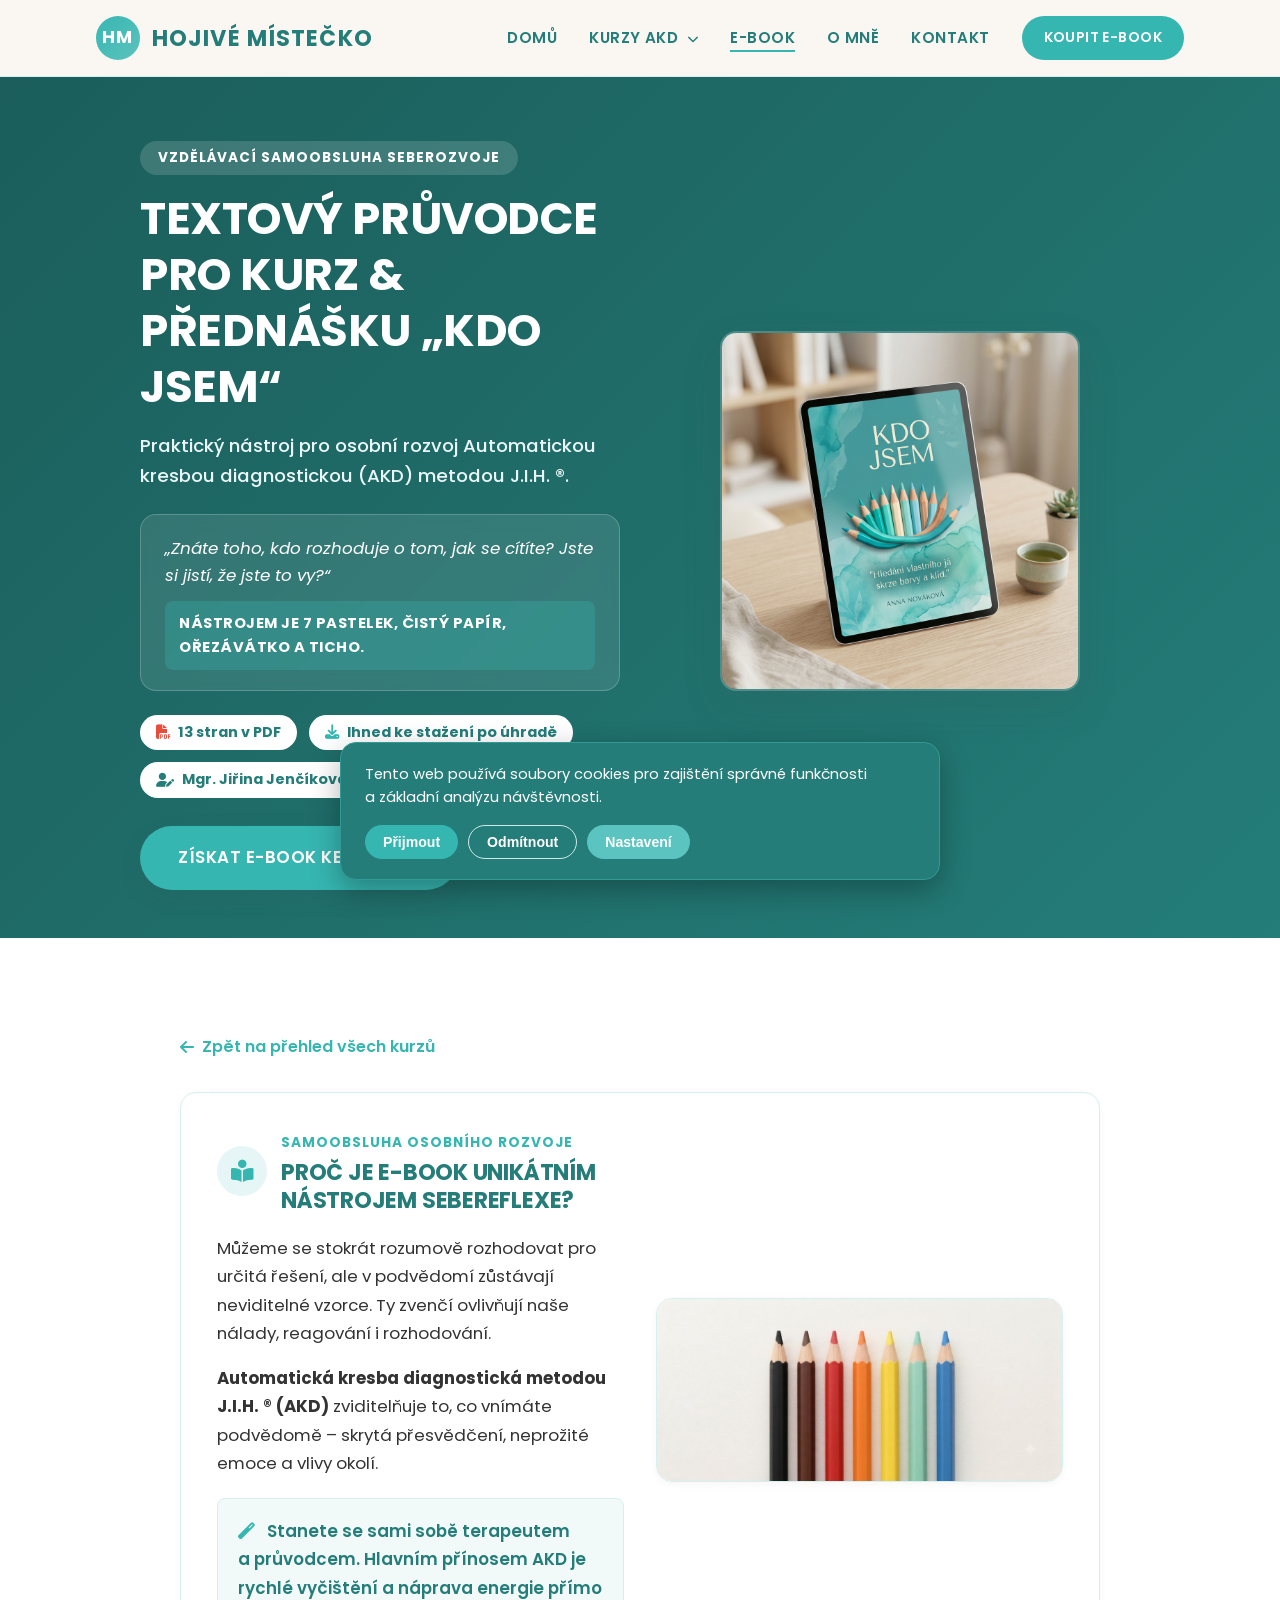
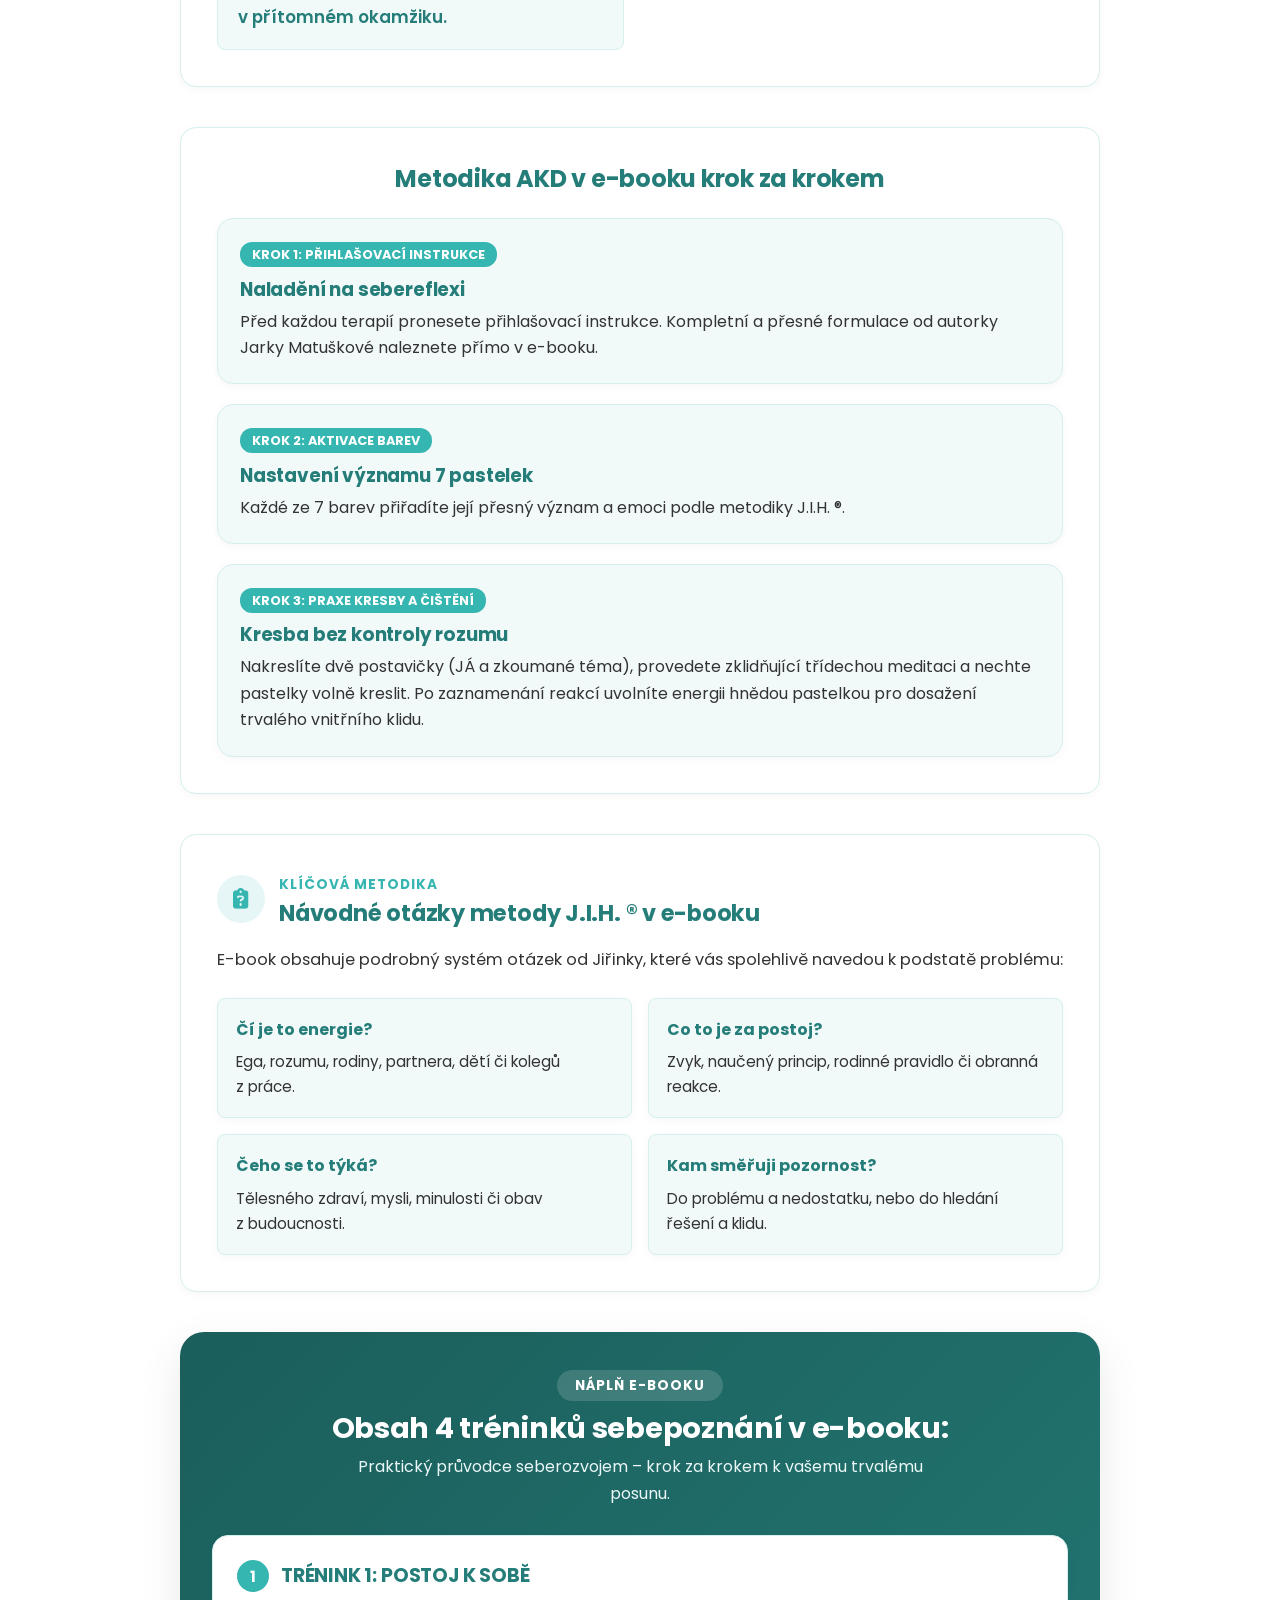
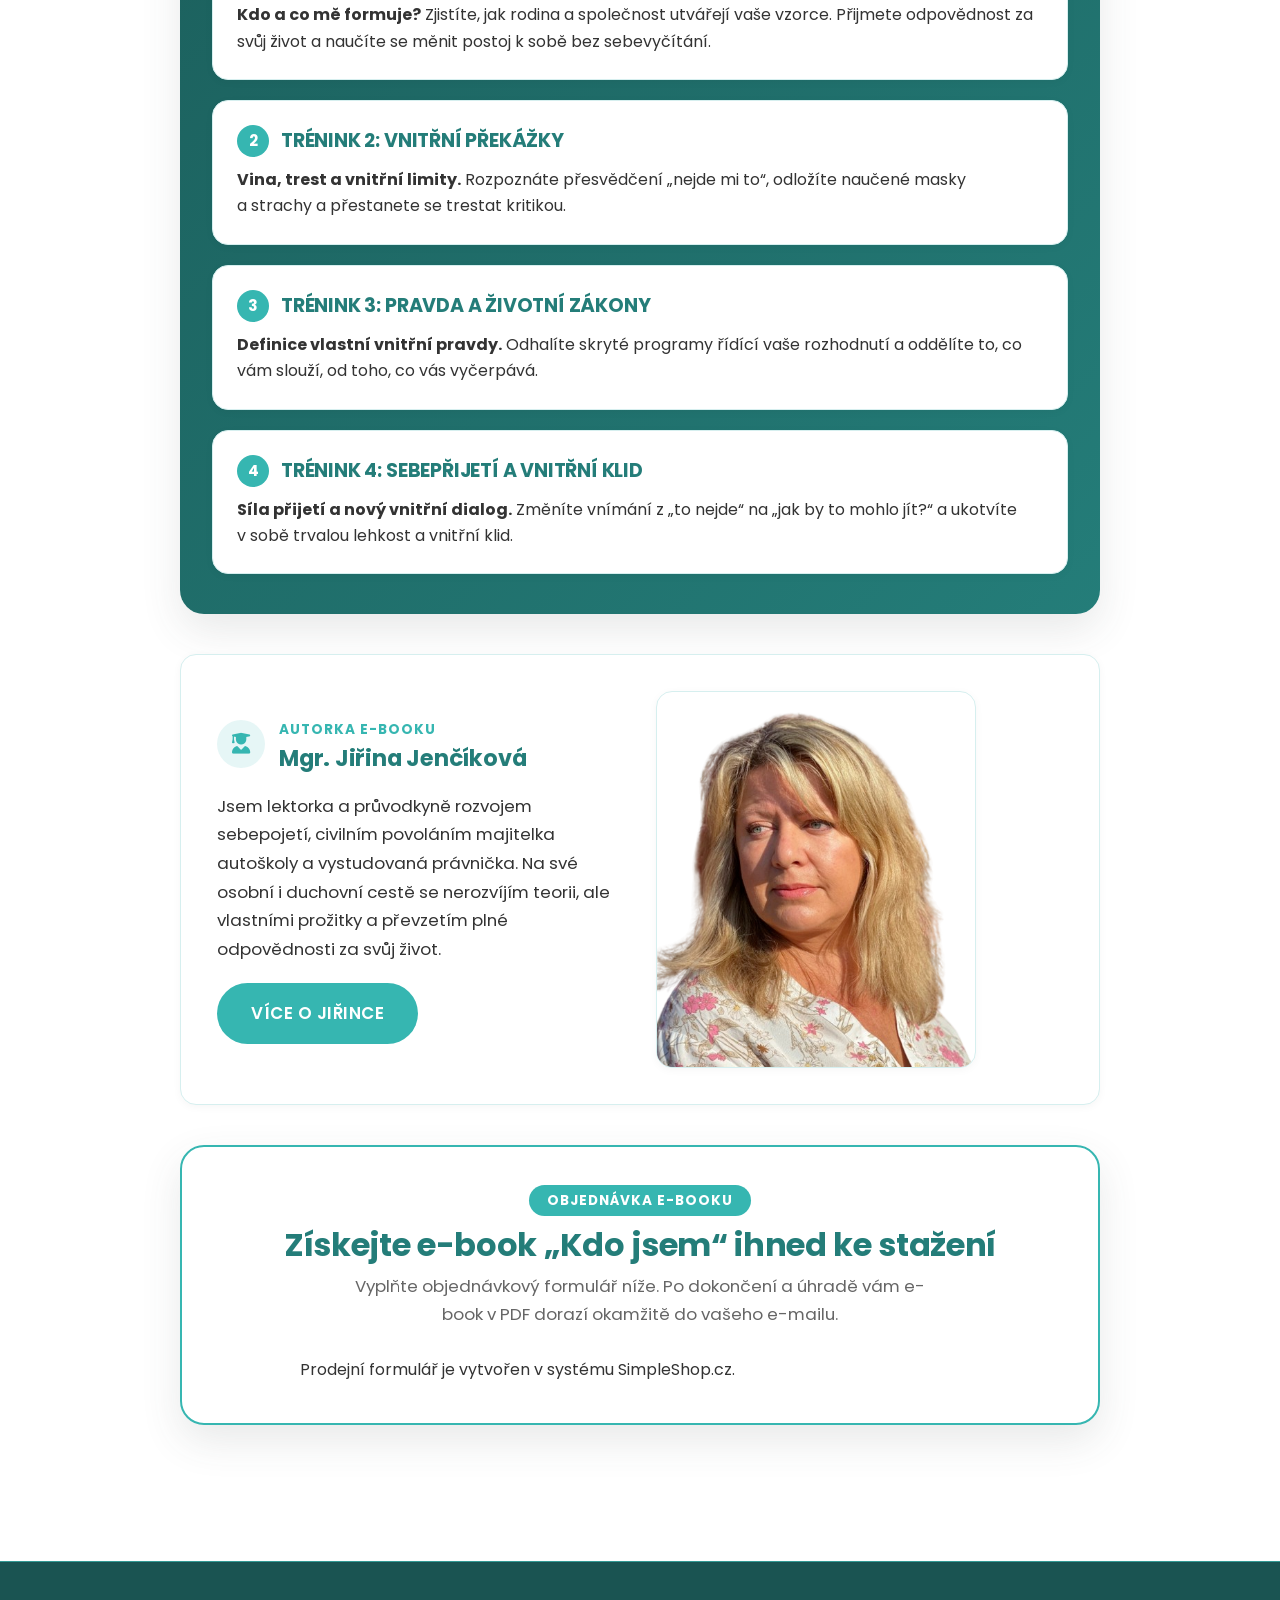
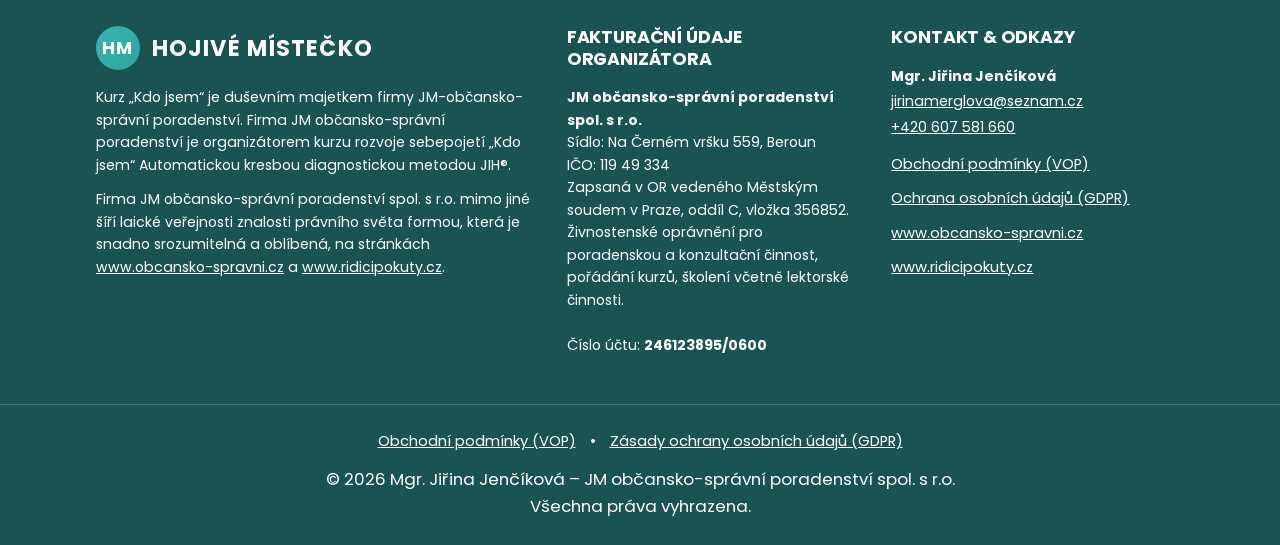
<file: ebook.html>
<!DOCTYPE html>
<html lang="cs">
<head>
  <meta charset="UTF-8">
  <meta name="viewport" content="width=device-width, initial-scale=1.0">
  <title>E-book „Kdo jsem“ s&nbsp;AKD | Textový průvodce osobním rozvojem</title>
  <meta name="description" content="Stáhněte si e-book a textového průvodce pro kurz rozvoje sebepojetí »Kdo jsem« s Automatickou kresbou diagnostickou (AKD) od Mgr. Jiřiny Jenčíkové.">
  <link rel="canonical" href="https://hojivemistecko.cz/ebook">
  
  <link rel="icon" type="image/svg+xml" href="favicon.svg">
  <link rel="stylesheet" href="https://cdnjs.cloudflare.com/ajax/libs/font-awesome/6.4.0/css/all.min.css">
  <link rel="stylesheet" href="css/style.css?v=20261105b">
</head>
<body>

  <!-- Cookie Bar -->
  <div id="cookieBar" class="cookie-bar hidden">
    <p>Tento web používá soubory cookies pro zajištění správné funkčnosti a&nbsp;základní analýzu návštěvnosti.</p>
    <div class="cookie-actions">
      <button id="cookieAccept" class="cookie-btn cookie-accept">Přijmout</button>
      <button id="cookieReject" class="cookie-btn cookie-reject">Odmítnout</button>
      <button id="cookieSettings" class="cookie-btn cookie-settings">Nastavení</button>
    </div>
  </div>

  <!-- Header -->
  <header class="header">
    <div class="container">
      <a href="/" class="logo" aria-label="Hojivé Místečko úvodní stránka">
        <div class="logo-badge">HM</div>
        <span>HOJIVÉ MÍSTEČKO</span>
      </a>

      <button id="mobileToggle" class="mobile-toggle" aria-label="Otevřít menu" aria-expanded="false">
        <i class="fas fa-bars"></i>
      </button>

      <ul id="navMenu" class="nav-menu">
        <li><a href="/" class="nav-link">Domů</a></li>
        <li class="nav-item-dropdown">
          <a href="o-kurzech" class="nav-link dropdown-toggle">
            Kurzy AKD <i class="fas fa-chevron-down" style="font-size: 0.75em; margin-left: 4px;"></i>
          </a>
          <ul class="dropdown-menu">
            <li><a href="o-kurzech#moje-kurzy" class="dropdown-item">Přehled všech kurzů</a></li>
            <li><a href="kurz-zacatecnici" class="dropdown-item">Pro začátečníky</a></li>
            <li><a href="kurz-pokrocili" class="dropdown-item">Pro pokročilé</a></li>
            <li><a href="kurz-osobni-vedeni" class="dropdown-item">Osobní vedení</a></li>
          </ul>
        </li>
        <li><a href="ebook" class="nav-link active">E-book</a></li>
        <li><a href="o-mne" class="nav-link">O mně</a></li>
        <li><a href="kontakt" class="nav-link">Kontakt</a></li>
        <li><a href="#koupit-ebook" class="btn btn-accent" style="padding: 8px 20px; font-size: 0.88rem;">Koupit E-book</a></li>
      </ul>
    </div>
  </header>

  <!-- Hero / Sales Banner -->
  <section class="section-padding" style="background: linear-gradient(135deg, #1B5E5B, #247D79); color: #ffffff; padding-top: var(--space-8); padding-bottom: var(--space-7); position: relative; overflow: hidden;">
    <div class="container">
      <div style="display: grid; grid-template-columns: repeat(auto-fit, minmax(320px, 1fr)); gap: 40px; align-items: center; max-width: 1000px; margin: 0 auto;">
        
        <!-- Left: Text & CTA -->
        <div style="text-align: left;">
          <span style="display: inline-block; background: rgba(255, 255, 255, 0.15); color: #ffffff; font-weight: 700; padding: 6px 18px; border-radius: 20px; font-size: 0.85rem; letter-spacing: 1px; text-transform: uppercase; margin-bottom: 16px;">
            VZDĚLÁVACÍ SAMOOBSLUHA SEBEROZVOJE
          </span>

          <h1 style="color: #ffffff; font-size: clamp(2rem, 4vw, 2.8rem); margin-bottom: 16px; font-weight: 700; line-height: 1.25;">
            Textový průvodce pro kurz & přednášku „Kdo jsem“
          </h1>

          <p style="margin-bottom: 24px; font-size: 1.15rem; line-height: 1.6; color: var(--accent-light); font-weight: 500; max-width: none;">
            Praktický nástroj pro osobní rozvoj Automatickou kresbou diagnostickou (AKD) metodou J.I.H. ®.
          </p>

          <!-- Quote Box -->
          <div style="background: rgba(255, 255, 255, 0.1); border: 1px solid rgba(255, 255, 255, 0.2); border-radius: var(--radius-md); padding: 20px 24px; margin-bottom: 24px; backdrop-filter: blur(8px);">
            <p style="font-size: 1.05rem; line-height: 1.6; color: #ffffff; margin-bottom: 12px; font-style: italic; max-width: none;">
              „Znáte toho, kdo rozhoduje o&nbsp;tom, jak se cítíte? Jste si jistí, že jste to vy?“
            </p>
            <div style="background: rgba(54, 182, 177, 0.3); border-radius: var(--radius-sm); padding: 10px 14px; font-weight: 700; font-size: 0.92rem; letter-spacing: 0.5px; color: #ffffff; text-transform: uppercase;">
              Nástrojem je 7&nbsp;pastelek, čistý papír, ořezávátko a&nbsp;ticho.
            </div>
          </div>

          <!-- Key Specs -->
          <div style="display: flex; flex-wrap: wrap; gap: 12px; margin-bottom: 28px; font-size: 0.9rem;">
            <span style="background: #ffffff; color: var(--primary-dark); padding: 6px 16px; border-radius: 20px; font-weight: 700; display: inline-flex; align-items: center; gap: 8px;">
              <i class="fas fa-file-pdf" style="color: #e74c3c;"></i> 13 stran v&nbsp;PDF
            </span>
            <span style="background: #ffffff; color: var(--primary-dark); padding: 6px 16px; border-radius: 20px; font-weight: 700; display: inline-flex; align-items: center; gap: 8px;">
              <i class="fas fa-download" style="color: var(--accent);"></i> Ihned ke stažení po úhradě
            </span>
            <span style="background: #ffffff; color: var(--primary-dark); padding: 6px 16px; border-radius: 20px; font-weight: 700; display: inline-flex; align-items: center; gap: 8px;">
              <i class="fas fa-user-pen" style="color: var(--primary-dark);"></i> Mgr. Jiřina Jenčíková
            </span>
          </div>

          <div>
            <a href="#koupit-ebook" class="btn btn-accent" style="padding: 16px 36px; font-size: 1.05rem; text-transform: uppercase; box-shadow: var(--shadow-md);">
              Získat e-book ke stažení
            </a>
          </div>
        </div>

        <!-- Right: Demonstration Image (e-book mockup) -->
        <div style="text-align: center;">
          <div style="position: relative; display: inline-block; max-width: 360px; width: 100%;">
            <img src="Obrazky/ebook-mockup.png" alt="Ukázka e-booku Kdo jsem s Automatickou kresbou diagnostickou" style="width: 100%; height: auto; border-radius: var(--radius-md); box-shadow: var(--shadow-lg); border: 2px solid rgba(255, 255, 255, 0.2);">
          </div>
        </div>

      </div>
    </div>
  </section>

  <!-- Main Content -->
  <section class="section-padding" style="background-color: var(--bg-main);">
    <div class="container">
      <div style="max-width: 920px; margin: 0 auto;">

        <!-- Back Link -->
        <a href="o-kurzech" style="display: inline-flex; align-items: center; gap: 8px; color: var(--accent); font-weight: 600; text-decoration: none; margin-bottom: 32px;">
          <i class="fas fa-arrow-left"></i> Zpět na přehled všech kurzů
        </a>

        <!-- Intro Card: Why this eBook? (Split Layout with Image) -->
        <div style="background: #ffffff; border-radius: var(--radius-md); padding: 36px; border: 1px solid var(--border-color); box-shadow: var(--shadow-sm); margin-bottom: 40px;">
          
          <div style="display: grid; grid-template-columns: repeat(auto-fit, minmax(280px, 1fr)); gap: 32px; align-items: center;">
            <div>
              <div style="display: flex; align-items: center; gap: 14px; margin-bottom: 20px;">
                <div style="width: 50px; height: 50px; background: rgba(54, 182, 177, 0.12); color: var(--accent); border-radius: 50%; display: flex; align-items: center; justify-content: center; font-size: 1.4rem; flex-shrink: 0;">
                  <i class="fas fa-book-open-reader"></i>
                </div>
                <div>
                  <span style="color: var(--accent); font-size: 0.85rem; font-weight: 700; text-transform: uppercase; letter-spacing: 1px;">SAMOOBSLUHA OSOBNÍHO ROZVOJE</span>
                  <h2 style="color: var(--primary-dark); font-size: 1.4rem; margin: 2px 0 0; font-weight: 700;">Proč je e-book unikátním nástrojem sebereflexe?</h2>
                </div>
              </div>

              <div style="font-size: 1.05rem; line-height: 1.7; color: var(--text-main);">
                <p style="margin-bottom: 16px; max-width: none;">
                  Můžeme se stokrát rozumově rozhodovat pro určitá řešení, ale v&nbsp;podvědomí zůstávají neviditelné vzorce. Ty zvenčí ovlivňují naše nálady, reagování i&nbsp;rozhodování.
                </p>
                <p style="margin-bottom: 20px; max-width: none;">
                  <strong>Automatická kresba diagnostická metodou J.I.H. ® (AKD)</strong> zviditelňuje to, co vnímáte podvědomě – skrytá přesvědčení, neprožité emoce a&nbsp;vlivy okolí.
                </p>

                <div style="background: var(--bg-alt); padding: 18px 20px; border-radius: var(--radius-sm); border: 1px solid var(--border-color); font-weight: 600; color: var(--primary-dark); margin-bottom: 0;">
                  <i class="fas fa-magic" style="color: var(--accent); margin-right: 8px;"></i>
                  Stanete se sami sobě terapeutem a&nbsp;průvodcem. Hlavním přínosem AKD je rychlé vyčištění a&nbsp;náprava energie přímo v&nbsp;přítomném okamžiku.
                </div>
              </div>
            </div>

            <!-- Image: Pastelky -->
            <div style="text-align: center; width: 100%;">
              <img src="Obrazky/patelky-fin.jpeg" alt="Sedm barevných pastelek a papír pro AKD" style="width: 100%; max-width: 100%; height: auto; border-radius: var(--radius-md); border: 1px solid var(--border-color); box-shadow: var(--shadow-sm);">
            </div>
          </div>

        </div>

        <!-- Practical Methodology Steps (Krok 1, Krok 2, Krok 3) -->
        <div style="background: #ffffff; border-radius: var(--radius-md); padding: 36px; border: 1px solid var(--border-color); box-shadow: var(--shadow-sm); margin-bottom: 40px;">
          <h3 style="color: var(--primary-dark); font-size: 1.5rem; margin-top: 0; margin-bottom: 24px; font-weight: 700; text-align: center;">
            Metodika AKD v&nbsp;e-booku krok za krokem
          </h3>

          <div style="display: grid; gap: 20px;">
            <!-- Step 1 -->
            <div style="background: var(--bg-alt); padding: 22px; border-radius: var(--radius-md); border: 1px solid var(--border-color); box-shadow: var(--shadow-sm);">
              <span style="background: var(--accent); color: #ffffff; font-size: 0.8rem; font-weight: 700; padding: 4px 12px; border-radius: 12px; text-transform: uppercase;">KROK 1: PŘIHLAŠOVACÍ INSTRUKCE</span>
              <h4 style="color: var(--primary-dark); font-size: 1.15rem; margin: 10px 0 8px; font-weight: 700;">Naladění na sebereflexi</h4>
              <p style="margin: 0; font-size: 1rem; line-height: 1.65; color: var(--text-main); max-width: none;">
                Před každou terapií pronesete přihlašovací instrukce. Kompletní a&nbsp;přesné formulace od autorky Jarky Matuškové naleznete přímo v&nbsp;e-booku.
              </p>
            </div>

            <!-- Step 2 -->
            <div style="background: var(--bg-alt); padding: 22px; border-radius: var(--radius-md); border: 1px solid var(--border-color); box-shadow: var(--shadow-sm);">
              <span style="background: var(--accent); color: #ffffff; font-size: 0.8rem; font-weight: 700; padding: 4px 12px; border-radius: 12px; text-transform: uppercase;">KROK 2: AKTIVACE BAREV</span>
              <h4 style="color: var(--primary-dark); font-size: 1.15rem; margin: 10px 0 8px; font-weight: 700;">Nastavení významu 7&nbsp;pastelek</h4>
              <p style="margin: 0; font-size: 1rem; line-height: 1.65; color: var(--text-main); max-width: none;">
                Každé ze&nbsp;7&nbsp;barev přiřadíte její přesný význam a&nbsp;emoci podle metodiky J.I.H. ®.
              </p>
            </div>

            <!-- Step 3 -->
            <div style="background: var(--bg-alt); padding: 22px; border-radius: var(--radius-md); border: 1px solid var(--border-color); box-shadow: var(--shadow-sm);">
              <span style="background: var(--accent); color: #ffffff; font-size: 0.8rem; font-weight: 700; padding: 4px 12px; border-radius: 12px; text-transform: uppercase;">KROK 3: PRAXE KRESBY A&nbsp;ČIŠTĚNÍ</span>
              <h4 style="color: var(--primary-dark); font-size: 1.15rem; margin: 10px 0 8px; font-weight: 700;">Kresba bez kontroly rozumu</h4>
              <p style="margin: 0; font-size: 1rem; line-height: 1.65; color: var(--text-main); max-width: none;">
                Nakreslíte dvě postavičky (JÁ a&nbsp;zkoumané téma), provedete zklidňující třídechou meditaci a&nbsp;nechte pastelky volně kreslit. Po zaznamenání reakcí uvolníte energii hnědou pastelkou pro dosažení trvalého vnitřního klidu.
              </p>
            </div>
          </div>
        </div>

        <!-- System of Guidance Questions -->
        <div style="background: #ffffff; border-radius: var(--radius-md); padding: 36px; border: 1px solid var(--border-color); box-shadow: var(--shadow-sm); margin-bottom: 40px;">
          <div style="display: flex; align-items: center; gap: 14px; margin-bottom: 20px;">
            <div style="width: 48px; height: 48px; background: rgba(54, 182, 177, 0.12); color: var(--accent); border-radius: 50%; display: flex; align-items: center; justify-content: center; font-size: 1.3rem; flex-shrink: 0;">
              <i class="fas fa-clipboard-question"></i>
            </div>
            <div>
              <span style="color: var(--accent); font-size: 0.85rem; font-weight: 700; text-transform: uppercase; letter-spacing: 1px;">KLÍČOVÁ METODIKA</span>
              <h3 style="color: var(--primary-dark); font-size: 1.4rem; margin: 2px 0 0; font-weight: 700;">
                Návodné otázky metody J.I.H. ® v&nbsp;e-booku
              </h3>
            </div>
          </div>

          <p style="font-size: 1.02rem; line-height: 1.65; color: var(--text-main); margin-bottom: 24px; max-width: none;">
            E-book obsahuje podrobný systém otázek od Jiřinky, které vás spolehlivě navedou k&nbsp;podstatě problému:
          </p>

          <div style="display: grid; grid-template-columns: repeat(auto-fit, minmax(280px, 1fr)); gap: 16px;">
            
            <div style="background: var(--bg-alt); padding: 18px; border-radius: var(--radius-sm); border: 1px solid var(--border-color); box-shadow: var(--shadow-sm);">
              <strong style="color: var(--primary-dark); display: block; margin-bottom: 6px;">Čí je to energie?</strong>
              <span style="font-size: 0.95rem; color: var(--text-main); display: block;">
                Ega, rozumu, rodiny, partnera, dětí či kolegů z&nbsp;práce.
              </span>
            </div>

            <div style="background: var(--bg-alt); padding: 18px; border-radius: var(--radius-sm); border: 1px solid var(--border-color); box-shadow: var(--shadow-sm);">
              <strong style="color: var(--primary-dark); display: block; margin-bottom: 6px;">Co to je za postoj?</strong>
              <span style="font-size: 0.95rem; color: var(--text-main); display: block;">
                Zvyk, naučený princip, rodinné pravidlo či obranná reakce.
              </span>
            </div>

            <div style="background: var(--bg-alt); padding: 18px; border-radius: var(--radius-sm); border: 1px solid var(--border-color); box-shadow: var(--shadow-sm);">
              <strong style="color: var(--primary-dark); display: block; margin-bottom: 6px;">Čeho se to týká?</strong>
              <span style="font-size: 0.95rem; color: var(--text-main); display: block;">
                Tělesného zdraví, mysli, minulosti či obav z&nbsp;budoucnosti.
              </span>
            </div>

            <div style="background: var(--bg-alt); padding: 18px; border-radius: var(--radius-sm); border: 1px solid var(--border-color); box-shadow: var(--shadow-sm);">
              <strong style="color: var(--primary-dark); display: block; margin-bottom: 6px;">Kam směřuji pozornost?</strong>
              <span style="font-size: 0.95rem; color: var(--text-main); display: block;">
                Do problému a&nbsp;nedostatku, nebo do hledání řešení a&nbsp;klidu.
              </span>
            </div>

          </div>
        </div>

        <!-- Prominent 4 Training Blocks Container -->
        <div style="background: linear-gradient(135deg, #1B5E5B, #247D79); border-radius: var(--radius-lg); padding: 40px 32px; box-shadow: var(--shadow-lg); color: #ffffff; margin-bottom: 40px;">
          <div style="text-align: center; margin-bottom: 28px;">
            <span style="background: rgba(255, 255, 255, 0.15); color: #ffffff; padding: 6px 18px; border-radius: 20px; font-size: 0.85rem; font-weight: 700; letter-spacing: 1px; text-transform: uppercase;">
              NÁPLŇ E-BOOKU
            </span>
            <h3 style="color: #ffffff; font-size: clamp(1.4rem, 3vw, 1.8rem); font-weight: 700; margin-top: 12px; margin-bottom: 8px;">
              Obsah 4 tréninků sebepoznání v&nbsp;e-booku:
            </h3>
            <p style="color: var(--accent-light); font-size: 1rem; max-width: 620px; margin: 0 auto;">
              Praktický průvodce seberozvojem – krok za krokem k&nbsp;vašemu trvalému posunu.
            </p>
          </div>

          <div style="display: grid; gap: 20px;">

            <!-- Block 1 -->
            <div style="background: #ffffff; color: var(--text-main); padding: 24px; border-radius: var(--radius-md); box-shadow: var(--shadow-sm); border: 1px solid var(--border-color);">
              <h4 style="color: var(--primary-dark); font-size: 1.2rem; margin-bottom: 10px; font-weight: 700; display: flex; align-items: center; gap: 12px;">
                <span style="background: var(--accent); color: #ffffff; width: 32px; height: 32px; border-radius: 50%; display: inline-flex; align-items: center; justify-content: center; font-size: 0.95rem; font-weight: 700; flex-shrink: 0;">1</span>
                TRÉNINK 1: POSTOJ K&nbsp;SOBĚ
              </h4>
              <p style="margin: 0; font-size: 1rem; line-height: 1.65; color: var(--text-main); max-width: none;">
                <strong>Kdo a&nbsp;co mě formuje?</strong> Zjistíte, jak rodina a&nbsp;společnost utvářejí vaše vzorce. Přijmete odpovědnost za svůj život a&nbsp;naučíte se měnit postoj k&nbsp;sobě bez sebevyčítání.
              </p>
            </div>

            <!-- Block 2 -->
            <div style="background: #ffffff; color: var(--text-main); padding: 24px; border-radius: var(--radius-md); box-shadow: var(--shadow-sm); border: 1px solid var(--border-color);">
              <h4 style="color: var(--primary-dark); font-size: 1.2rem; margin-bottom: 10px; font-weight: 700; display: flex; align-items: center; gap: 12px;">
                <span style="background: var(--accent); color: #ffffff; width: 32px; height: 32px; border-radius: 50%; display: inline-flex; align-items: center; justify-content: center; font-size: 0.95rem; font-weight: 700; flex-shrink: 0;">2</span>
                TRÉNINK 2: VNITŘNÍ PŘEKÁŽKY
              </h4>
              <p style="margin: 0; font-size: 1rem; line-height: 1.65; color: var(--text-main); max-width: none;">
                <strong>Vina, trest a&nbsp;vnitřní limity.</strong> Rozpoznáte přesvědčení „nejde mi to“, odložíte naučené masky a&nbsp;strachy a&nbsp;přestanete se trestat kritikou.
              </p>
            </div>

            <!-- Block 3 -->
            <div style="background: #ffffff; color: var(--text-main); padding: 24px; border-radius: var(--radius-md); box-shadow: var(--shadow-sm); border: 1px solid var(--border-color);">
              <h4 style="color: var(--primary-dark); font-size: 1.2rem; margin-bottom: 10px; font-weight: 700; display: flex; align-items: center; gap: 12px;">
                <span style="background: var(--accent); color: #ffffff; width: 32px; height: 32px; border-radius: 50%; display: inline-flex; align-items: center; justify-content: center; font-size: 0.95rem; font-weight: 700; flex-shrink: 0;">3</span>
                TRÉNINK 3: PRAVDA A&nbsp;ŽIVOTNÍ ZÁKONY
              </h4>
              <p style="margin: 0; font-size: 1rem; line-height: 1.65; color: var(--text-main); max-width: none;">
                <strong>Definice vlastní vnitřní pravdy.</strong> Odhalíte skryté programy řídící vaše rozhodnutí a&nbsp;oddělíte to, co vám slouží, od toho, co vás vyčerpává.
              </p>
            </div>

            <!-- Block 4 -->
            <div style="background: #ffffff; color: var(--text-main); padding: 24px; border-radius: var(--radius-md); box-shadow: var(--shadow-sm); border: 1px solid var(--border-color);">
              <h4 style="color: var(--primary-dark); font-size: 1.2rem; margin-bottom: 10px; font-weight: 700; display: flex; align-items: center; gap: 12px;">
                <span style="background: var(--accent); color: #ffffff; width: 32px; height: 32px; border-radius: 50%; display: inline-flex; align-items: center; justify-content: center; font-size: 0.95rem; font-weight: 700; flex-shrink: 0;">4</span>
                TRÉNINK 4: SEBEPŘIJETÍ A&nbsp;VNITŘNÍ KLID
              </h4>
              <p style="margin: 0; font-size: 1rem; line-height: 1.65; color: var(--text-main); max-width: none;">
                <strong>Síla přijetí a&nbsp;nový vnitřní dialog.</strong> Změníte vnímání z&nbsp;„to nejde“ na „jak by to mohlo jít?“ a&nbsp;ukotvíte v&nbsp;sobě trvalou lehkost a&nbsp;vnitřní klid.
              </p>
            </div>

          </div>
        </div>

        <!-- Section: Autorka Mgr. Jiřina Jenčíková (With Image & Link to O mně) -->
        <div style="background: #ffffff; border-radius: var(--radius-md); padding: 36px; border: 1px solid var(--border-color); box-shadow: var(--shadow-sm); margin-bottom: 40px;">
          
          <div style="display: grid; grid-template-columns: repeat(auto-fit, minmax(280px, 1fr)); gap: 32px; align-items: center;">
            <div>
              <div style="display: flex; align-items: center; gap: 14px; margin-bottom: 20px;">
                <div style="width: 48px; height: 48px; background: rgba(54, 182, 177, 0.12); color: var(--accent); border-radius: 50%; display: flex; align-items: center; justify-content: center; font-size: 1.3rem; flex-shrink: 0;">
                  <i class="fas fa-user-graduate"></i>
                </div>
                <div>
                  <span style="color: var(--accent); font-size: 0.85rem; font-weight: 700; text-transform: uppercase; letter-spacing: 1px;">AUTORKA E-BOOKU</span>
                  <h3 style="color: var(--primary-dark); font-size: 1.4rem; margin: 2px 0 0; font-weight: 700;">Mgr. Jiřina Jenčíková</h3>
                </div>
              </div>

              <div style="font-size: 1.05rem; line-height: 1.7; color: var(--text-main);">
                <p style="margin-bottom: 20px; max-width: none;">
                  Jsem lektorka a&nbsp;průvodkyně rozvojem sebepojetí, civilním povoláním majitelka autoškoly a&nbsp;vystudovaná právnička. Na své osobní i&nbsp;duchovní cestě se nerozvíjím teorii, ale vlastními prožitky a&nbsp;převzetím plné odpovědnosti za svůj život.
                </p>
                <div>
                  <a href="o-mne" class="btn btn-primary">Více o&nbsp;Jiřince</a>
                </div>
              </div>
            </div>

            <!-- Author Image -->
            <div style="text-align: center; position: relative;">
              <img src="Obrazky/jirina.png" alt="Mgr. Jiřina Jenčíková" style="width: 100%; max-width: 320px; height: auto; border-radius: var(--radius-md); border: 1px solid var(--border-color); box-shadow: var(--shadow-sm);">
            </div>
          </div>

        </div>

        <!-- SimpleShop Checkout Section -->
        <div id="koupit-ebook" style="background: #ffffff; border-radius: var(--radius-lg); padding: 40px 32px; border: 2px solid var(--accent); box-shadow: var(--shadow-lg); margin-bottom: 40px;">
          <div style="text-align: center; margin-bottom: 28px;">
            <span style="background: var(--accent); color: #ffffff; font-size: 0.85rem; font-weight: 700; padding: 6px 18px; border-radius: 20px; text-transform: uppercase; letter-spacing: 1px;">
              OBJEDNÁVKA E-BOOKU
            </span>
            <h3 style="color: var(--primary-dark); font-size: clamp(1.5rem, 3.2vw, 2rem); margin: 12px 0 8px; font-weight: 700;">
              Získejte e-book „Kdo jsem“ ihned ke stažení
            </h3>
            <p style="color: var(--text-muted); font-size: 1.05rem; margin: 0 auto; max-width: 600px;">
              Vyplňte objednávkový formulář níže. Po dokončení a&nbsp;úhradě vám e-book v&nbsp;PDF dorazí okamžitě do vašeho e-mailu.
            </p>
          </div>

          <!-- SimpleShop Form Integration -->
          <div style="max-width: 680px; margin: 0 auto;">
            <!-- www.SimpleShop.cz form#115591 start -->
            <div data-SimpleShopForm="Wraln"><div>Prodejní formulář je vytvořen v&nbsp;systému <a href="https://www.simpleshop.cz/?utm_source=simpleshop&utm_medium=form&utm_campaign=33255" target="_blank">SimpleShop.cz</a>.</div></div>
            <script>
             (function(i, s, o, g, r, a, m){
              i[r] = i[r] || function(){
               (i[r].q = i[r].q || []).push(arguments)
              }, i[r].l = 1 * new Date();
              a = s.createElement(o),
              m = s.getElementsByTagName(o)[0];
              a.async = 1;
              a.src = g;
              m.parentNode.insertBefore(a, m)
             })(window, document, "script", "https://form.simpleshop.cz/prj/js/SimpleShopService.js", "sss");
             sss("createForm", "Wraln");
            </script>
            <!-- www.SimpleShop.cz form#115591 end -->
          </div>
        </div>

      </div>
    </div>
  </section>

  <!-- Footer -->
  <footer class="footer">
    <div class="container">
      <div class="footer-grid">
        <div>
          <div class="logo" style="margin-bottom: var(--space-4);">
            <div class="logo-badge">HM</div>
            <span>HOJIVÉ MÍSTEČKO</span>
          </div>
          <p style="font-size: 0.88rem; margin-bottom: 12px; line-height: 1.6;">
            Kurz „Kdo jsem“ je duševním majetkem firmy JM-občansko-správní poradenství. Firma JM občansko-správní poradenství je organizátorem kurzu rozvoje sebepojetí „Kdo jsem“ Automatickou kresbou diagnostickou metodou JIH®.
          </p>
          <p style="font-size: 0.88rem; line-height: 1.6;">
            Firma JM občansko-správní poradenství spol. s&nbsp;r.o. mimo jiné šíří laické veřejnosti znalosti právního světa formou, která je snadno srozumitelná a&nbsp;oblíbená, na stránkách <a href="https://www.obcansko-spravni.cz" target="_blank" rel="noopener" style="color: #ffffff; text-decoration: underline;">www.obcansko-spravni.cz</a> a&nbsp;<a href="https://www.ridicipokuty.cz" target="_blank" rel="noopener" style="color: #ffffff; text-decoration: underline;">www.ridicipokuty.cz</a>.
          </p>
        </div>

        <div>
          <h4>Fakturační údaje organizátora</h4>
          <p style="font-size: 0.88rem; line-height: 1.6;">
            <strong>JM občansko-správní poradenství spol. s&nbsp;r.o.</strong><br>
            Sídlo: Na Černém vršku 559, Beroun<br>
            IČO: 119 49 334<br>
            Zapsaná v&nbsp;OR vedeného Městským soudem v&nbsp;Praze, oddíl C, vložka 356852.<br>
            Živnostenské oprávnění pro poradenskou a&nbsp;konzultační činnost, pořádání kurzů, školení včetně lektorské činnosti.<br><br>
            Číslo účtu: <strong>246123895/0600</strong>
          </p>
        </div>

        <div>
          <h4>Kontakt & Odkazy</h4>
          <p style="font-size: 0.88rem; margin-bottom: 12px; line-height: 1.8;">
            <strong>Mgr. Jiřina Jenčíková</strong><br>
            <a href="mailto:jirinamerglova@seznam.cz" style="color: #ffffff; text-decoration: underline;">jirinamerglova@seznam.cz</a><br>
            <a href="tel:+420607581660" style="color: #ffffff; text-decoration: underline;">+420 607 581 660</a>
          </p>
          <ul class="footer-links" style="margin-top: 12px;">
            <li><a href="Prilohy/obchodni-podminky.pdf" target="_blank" rel="noopener" style="color: #ffffff; text-decoration: underline;">Obchodní podmínky (VOP)</a></li>
            <li><a href="Prilohy/ochrana-osobnich-udaju.pdf" target="_blank" rel="noopener" style="color: #ffffff; text-decoration: underline;">Ochrana osobních údajů (GDPR)</a></li>
            <li><a href="https://www.obcansko-spravni.cz" target="_blank" rel="noopener" style="color: #ffffff; text-decoration: underline;">www.obcansko-spravni.cz</a></li>
            <li><a href="https://www.ridicipokuty.cz" target="_blank" rel="noopener" style="color: #ffffff; text-decoration: underline;">www.ridicipokuty.cz</a></li>
          </ul>
        </div>
      </div>
    </div>

    <div class="footer-bottom">
      <div class="footer-legal-links">
        <a href="Prilohy/obchodni-podminky.pdf" target="_blank" rel="noopener">Obchodní podmínky (VOP)</a>
        <span class="sep">&bull;</span>
        <a href="Prilohy/ochrana-osobnich-udaju.pdf" target="_blank" rel="noopener">Zásady ochrany osobních údajů (GDPR)</a>
      </div>
      <p>&copy; 2026 Mgr. Jiřina Jenčíková – JM občansko-správní poradenství spol. s&nbsp;r.o.<br>Všechna práva vyhrazena.</p>
    </div>
  </footer>

  <script src="js/script.js?v=20261105b"></script>
</body>
</html>
</file>
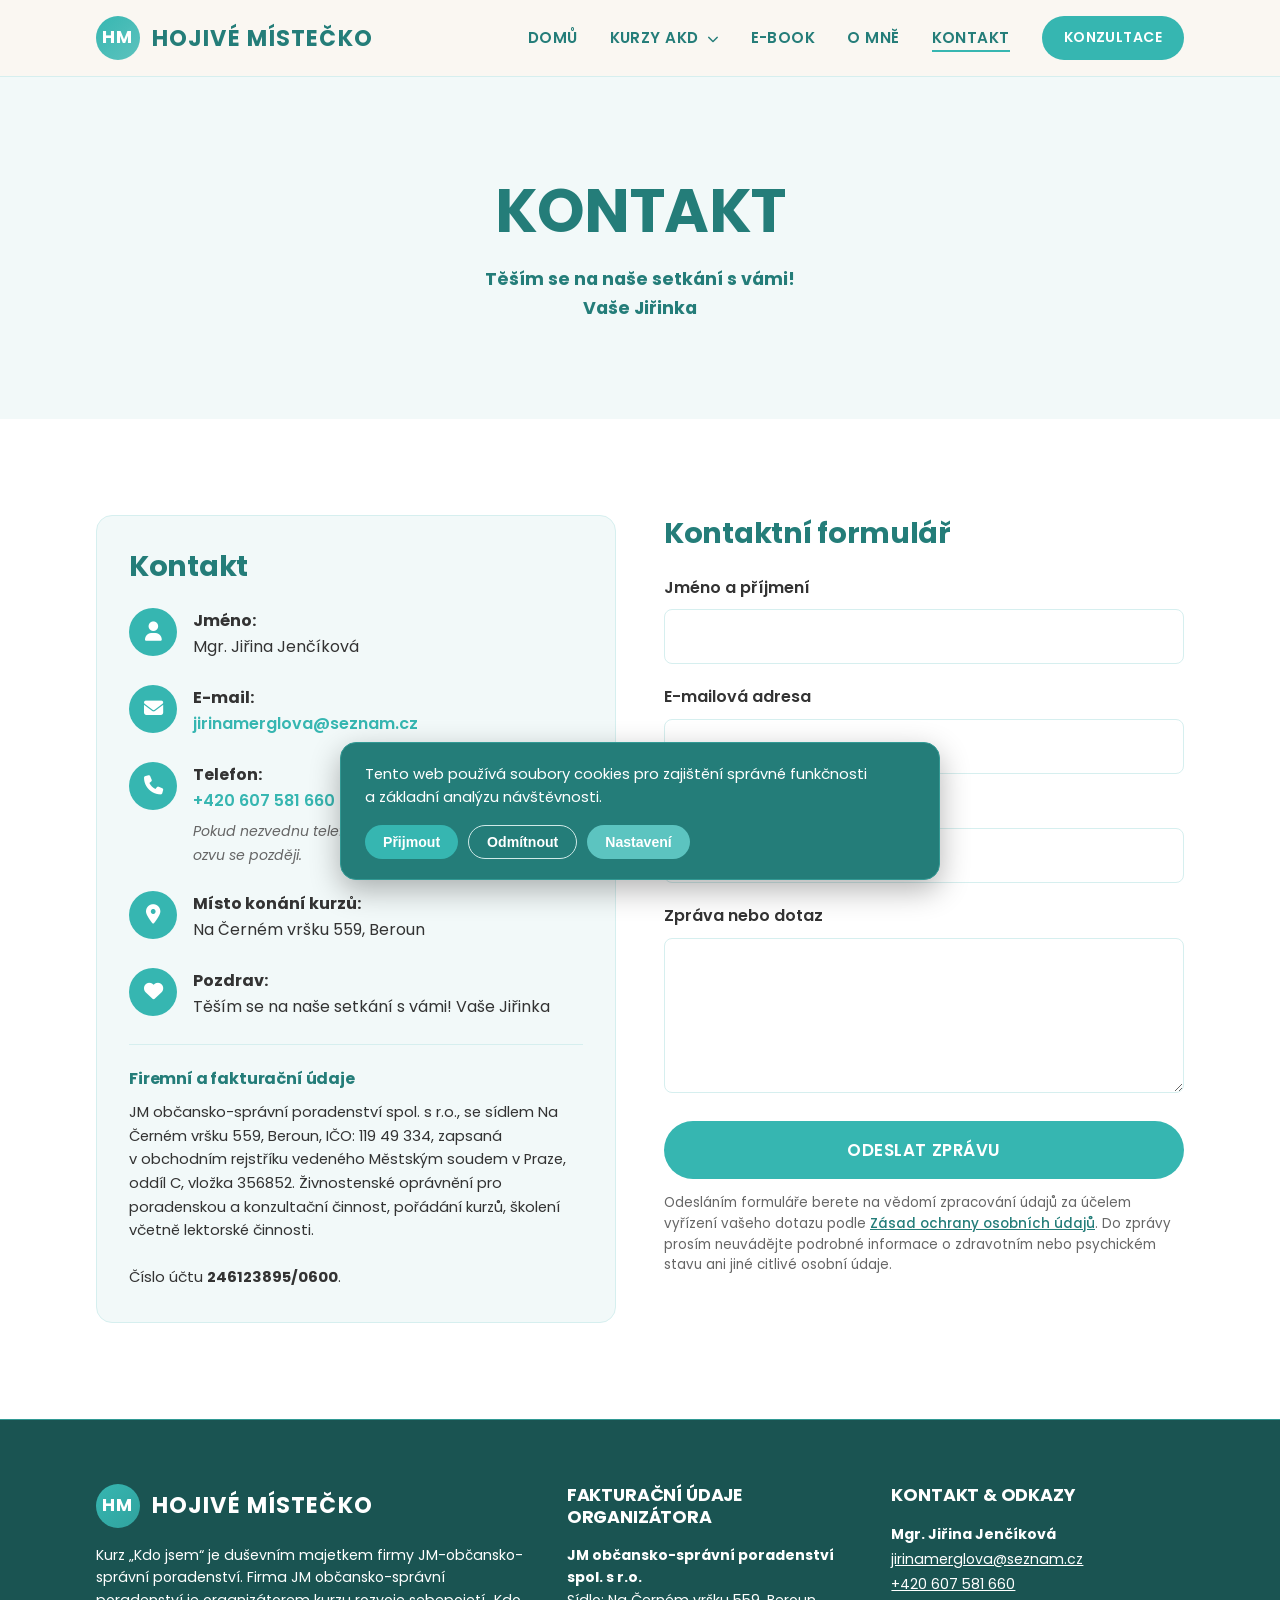
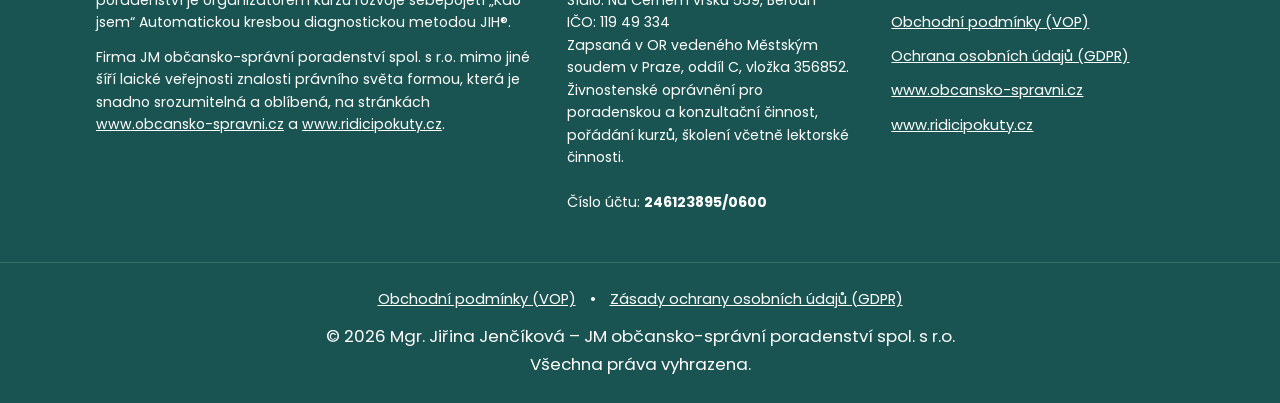
<file: kontakt.html>
<!DOCTYPE html>
<html lang="cs">
<head>
  <meta charset="UTF-8">
  <meta name="viewport" content="width=device-width, initial-scale=1.0">
  <title>Kontakt – Mgr. Jiřina Jenčíková | Hojivé Místečko</title>
  <meta name="description" content="Kontakt na Mgr. Jiřinu Jenčíkovou. E-mail: jirinamerglova@seznam.cz, tel: +420 607 581 660. Sídlo: Na Černém vršku 559, Beroun, IČO: 119 49 334.">
  <link rel="canonical" href="https://hojivemistecko.cz/kontakt">
  
  <link rel="icon" type="image/svg+xml" href="favicon.svg">
  <link rel="stylesheet" href="https://cdnjs.cloudflare.com/ajax/libs/font-awesome/6.4.0/css/all.min.css">
  <link rel="stylesheet" href="css/style.css?v=20261105b">
</head>
<body>

  <!-- Cookie Bar -->
  <div id="cookieBar" class="cookie-bar hidden">
    <p>Tento web používá soubory cookies pro zajištění správné funkčnosti a&nbsp;základní analýzu návštěvnosti.</p>
    <div class="cookie-actions">
      <button id="cookieAccept" class="cookie-btn cookie-accept">Přijmout</button>
      <button id="cookieReject" class="cookie-btn cookie-reject">Odmítnout</button>
      <button id="cookieSettings" class="cookie-btn cookie-settings">Nastavení</button>
    </div>
  </div>

  <!-- Header -->
  <header class="header">
    <div class="container">
      <a href="/" class="logo" aria-label="Hojivé Místečko úvodní stránka">
        <div class="logo-badge">HM</div>
        <span>HOJIVÉ MÍSTEČKO</span>
      </a>

      <button id="mobileToggle" class="mobile-toggle" aria-label="Otevřít menu" aria-expanded="false">
        <i class="fas fa-bars"></i>
      </button>

      <ul id="navMenu" class="nav-menu">
        <li><a href="/" class="nav-link">Domů</a></li>
        <li class="nav-item-dropdown">
          <a href="o-kurzech" class="nav-link dropdown-toggle">
            Kurzy AKD <i class="fas fa-chevron-down" style="font-size: 0.75em; margin-left: 4px;"></i>
          </a>
          <ul class="dropdown-menu">
            <li><a href="o-kurzech#moje-kurzy" class="dropdown-item">Přehled všech kurzů</a></li>
            <li><a href="kurz-zacatecnici" class="dropdown-item">Pro začátečníky</a></li>
            <li><a href="kurz-pokrocili" class="dropdown-item">Pro pokročilé</a></li>
            <li><a href="kurz-osobni-vedeni" class="dropdown-item">Osobní vedení</a></li>
          </ul>
        </li>
        <li><a href="ebook" class="nav-link">E-book</a></li>
        <li><a href="o-mne" class="nav-link">O mně</a></li>
        <li><a href="kontakt" class="nav-link active">Kontakt</a></li>
        <li><a href="kontakt" class="btn btn-accent" style="padding: 8px 20px; font-size: 0.88rem;">Konzultace</a></li>
      </ul>
    </div>
  </header>

  <!-- Page Header -->
  <section class="section-padding" style="background-color: var(--bg-alt); text-align: center;">
    <div class="container">
      <h1>KONTAKT</h1>
      <p style="margin: 16px auto 0; font-size: 1.1rem; max-width: 700px; font-weight: 700; color: var(--primary-dark);">
        Těším se na naše setkání s&nbsp;vámi!<br>Vaše Jiřinka
      </p>
    </div>
  </section>

  <section class="section-padding">
    <div class="container">
      <div class="contact-grid">
        <!-- Contact Info -->
        <div class="contact-info-card">
          <h3 style="margin-bottom: var(--space-5); color: var(--primary-dark);">Kontakt</h3>

          <div class="contact-item">
            <div class="contact-icon"><i class="fas fa-user"></i></div>
            <div>
              <strong>Jméno:</strong><br>
              Mgr. Jiřina Jenčíková
            </div>
          </div>

          <div class="contact-item">
            <div class="contact-icon"><i class="fas fa-envelope"></i></div>
            <div>
              <strong>E-mail:</strong><br>
              <a href="mailto:jirinamerglova@seznam.cz" style="color: var(--accent); font-weight: 600;">jirinamerglova@seznam.cz</a>
            </div>
          </div>

          <div class="contact-item">
            <div class="contact-icon"><i class="fas fa-phone"></i></div>
            <div>
              <strong>Telefon:</strong><br>
              <a href="tel:+420607581660" style="color: var(--accent); font-weight: 600;">+420 607 581 660</a>
              <p style="font-size: 0.88rem; color: var(--text-muted); margin-top: 6px; font-style: italic;">
                Pokud nezvednu telefon ihned, pracuji s&nbsp;jiným klientem, ozvu se později.
              </p>
            </div>
          </div>

          <div class="contact-item">
            <div class="contact-icon"><i class="fas fa-location-dot"></i></div>
            <div>
              <strong>Místo konání kurzů:</strong><br>
              Na Černém vršku 559, Beroun
            </div>
          </div>

          <div class="contact-item">
            <div class="contact-icon"><i class="fas fa-heart"></i></div>
            <div>
              <strong>Pozdrav:</strong><br>
              Těším se na naše setkání s&nbsp;vámi! Vaše Jiřinka
            </div>
          </div>

          <hr style="border: 0; border-top: 1px solid var(--border-color); margin: 24px 0;">

          <h4 style="margin-bottom: 12px; color: var(--primary-dark);">Firemní a&nbsp;fakturační údaje</h4>
          <p style="font-size: 0.92rem; line-height: 1.6;">
            JM občansko-správní poradenství spol. s&nbsp;r.o., se sídlem Na Černém vršku 559, Beroun, IČO: 119 49 334, zapsaná v&nbsp;obchodním rejstříku vedeného Městským soudem v&nbsp;Praze, oddíl C, vložka 356852. Živnostenské oprávnění pro poradenskou a&nbsp;konzultační činnost, pořádání kurzů, školení včetně lektorské činnosti.<br><br>
            Číslo účtu <strong>246123895/0600</strong>.
          </p>
        </div>

        <!-- Contact Form (FormSubmit) -->
        <div>
          <h3 style="margin-bottom: var(--space-5); color: var(--primary-dark);">Kontaktní formulář</h3>
          <form id="contactForm" action="https://formsubmit.co/jirinamerglova@seznam.cz" method="POST">
            <!-- Přesměrování na děkovnou stránku -->
            <input type="hidden" name="_next" value="https://hojivemistecko.cz/dekuji">

            <!-- Testovací kopie (po otestování lze smazat) -->
            <input type="hidden" name="_cc" value="zavadilova.t@gmail.com">

            <!-- Nastavení odesílání -->
            <input type="hidden" name="_subject" value="Nová zpráva z webu Hojivé Místečko">
            <input type="hidden" name="_captcha" value="false">
            <input type="hidden" name="_template" value="table">

            <!-- Ochrana proti spamu (Honeypot) -->
            <input type="text" name="_honey" style="display:none">
            <input type="text" name="website" class="hp-field" tabindex="-1" autocomplete="off">

            <div class="form-group">
              <label for="name" style="color: var(--text-main);">Jméno a&nbsp;příjmení</label>
              <input type="text" id="name" name="name" class="form-control" style="background-color: #ffffff; color: var(--text-main); border-color: var(--border-color);" required>
            </div>

            <div class="form-group">
              <label for="email" style="color: var(--text-main);">E-mailová adresa</label>
              <input type="email" id="email" name="email" class="form-control" style="background-color: #ffffff; color: var(--text-main); border-color: var(--border-color);" required>
            </div>

            <div class="form-group">
              <label for="phone" style="color: var(--text-main);">Telefonní číslo</label>
              <input type="tel" id="phone" name="phone" class="form-control" style="background-color: #ffffff; color: var(--text-main); border-color: var(--border-color);">
            </div>

            <div class="form-group">
              <label for="message" style="color: var(--text-main);">Zpráva nebo dotaz</label>
              <textarea id="message" name="message" class="form-control" style="background-color: #ffffff; color: var(--text-main); border-color: var(--border-color);" rows="5" required></textarea>
            </div>

            <button type="submit" class="btn btn-accent" style="width: 100%;">ODESLAT ZPRÁVU</button>
            <p style="font-size: 0.84rem; color: var(--text-muted); line-height: 1.55; margin-top: 14px; margin-bottom: 0;">
              Odesláním formuláře berete na vědomí zpracování údajů za účelem vyřízení vašeho dotazu podle <a href="Prilohy/ochrana-osobnich-udaju.pdf" target="_blank" rel="noopener" style="color: var(--primary-dark); text-decoration: underline; font-weight: 500;">Zásad ochrany osobních údajů</a>. Do zprávy prosím neuvádějte podrobné informace o&nbsp;zdravotním nebo psychickém stavu ani jiné citlivé osobní údaje.
            </p>
          </form>
        </div>
      </div>
    </div>
  </section>

  <!-- Footer -->
  <footer class="footer">
    <div class="container">
      <div class="footer-grid">
        <div>
          <div class="logo" style="margin-bottom: var(--space-4);">
            <div class="logo-badge">HM</div>
            <span>HOJIVÉ MÍSTEČKO</span>
          </div>
          <p style="font-size: 0.88rem; margin-bottom: 12px; line-height: 1.6;">
            Kurz „Kdo jsem“ je duševním majetkem firmy JM-občansko-správní poradenství. Firma JM občansko-správní poradenství je organizátorem kurzu rozvoje sebepojetí „Kdo jsem“ Automatickou kresbou diagnostickou metodou JIH®.
          </p>
          <p style="font-size: 0.88rem; line-height: 1.6;">
            Firma JM občansko-správní poradenství spol. s&nbsp;r.o. mimo jiné šíří laické veřejnosti znalosti právního světa formou, která je snadno srozumitelná a&nbsp;oblíbená, na stránkách <a href="https://www.obcansko-spravni.cz" target="_blank" rel="noopener" style="color: #ffffff; text-decoration: underline;">www.obcansko-spravni.cz</a> a&nbsp;<a href="https://www.ridicipokuty.cz" target="_blank" rel="noopener" style="color: #ffffff; text-decoration: underline;">www.ridicipokuty.cz</a>.
          </p>
        </div>

        <div>
          <h4>Fakturační údaje organizátora</h4>
          <p style="font-size: 0.88rem; line-height: 1.6;">
            <strong>JM občansko-správní poradenství spol. s&nbsp;r.o.</strong><br>
            Sídlo: Na Černém vršku 559, Beroun<br>
            IČO: 119 49 334<br>
            Zapsaná v&nbsp;OR vedeného Městským soudem v&nbsp;Praze, oddíl C, vložka 356852.<br>
            Živnostenské oprávnění pro poradenskou a&nbsp;konzultační činnost, pořádání kurzů, školení včetně lektorské činnosti.<br><br>
            Číslo účtu: <strong>246123895/0600</strong>
          </p>
        </div>

        <div>
          <h4>Kontakt & Odkazy</h4>
          <p style="font-size: 0.88rem; margin-bottom: 12px; line-height: 1.8;">
            <strong>Mgr. Jiřina Jenčíková</strong><br>
            <a href="mailto:jirinamerglova@seznam.cz" style="color: #ffffff; text-decoration: underline;">jirinamerglova@seznam.cz</a><br>
            <a href="tel:+420607581660" style="color: #ffffff; text-decoration: underline;">+420 607 581 660</a>
          </p>
          <ul class="footer-links" style="margin-top: 12px;">
            <li><a href="Prilohy/obchodni-podminky.pdf" target="_blank" rel="noopener" style="color: #ffffff; text-decoration: underline;">Obchodní podmínky (VOP)</a></li>
            <li><a href="Prilohy/ochrana-osobnich-udaju.pdf" target="_blank" rel="noopener" style="color: #ffffff; text-decoration: underline;">Ochrana osobních údajů (GDPR)</a></li>
            <li><a href="https://www.obcansko-spravni.cz" target="_blank" rel="noopener" style="color: #ffffff; text-decoration: underline;">www.obcansko-spravni.cz</a></li>
            <li><a href="https://www.ridicipokuty.cz" target="_blank" rel="noopener" style="color: #ffffff; text-decoration: underline;">www.ridicipokuty.cz</a></li>
          </ul>
        </div>
      </div>
    </div>

    <div class="footer-bottom">
      <div class="footer-legal-links">
        <a href="Prilohy/obchodni-podminky.pdf" target="_blank" rel="noopener">Obchodní podmínky (VOP)</a>
        <span class="sep">&bull;</span>
        <a href="Prilohy/ochrana-osobnich-udaju.pdf" target="_blank" rel="noopener">Zásady ochrany osobních údajů (GDPR)</a>
      </div>
      <p>&copy; 2026 Mgr. Jiřina Jenčíková – JM občansko-správní poradenství spol. s&nbsp;r.o.<br>Všechna práva vyhrazena.</p>
    </div>
  </footer>

  <script src="js/script.js?v=20261105b"></script>
</body>
</html>
</file>
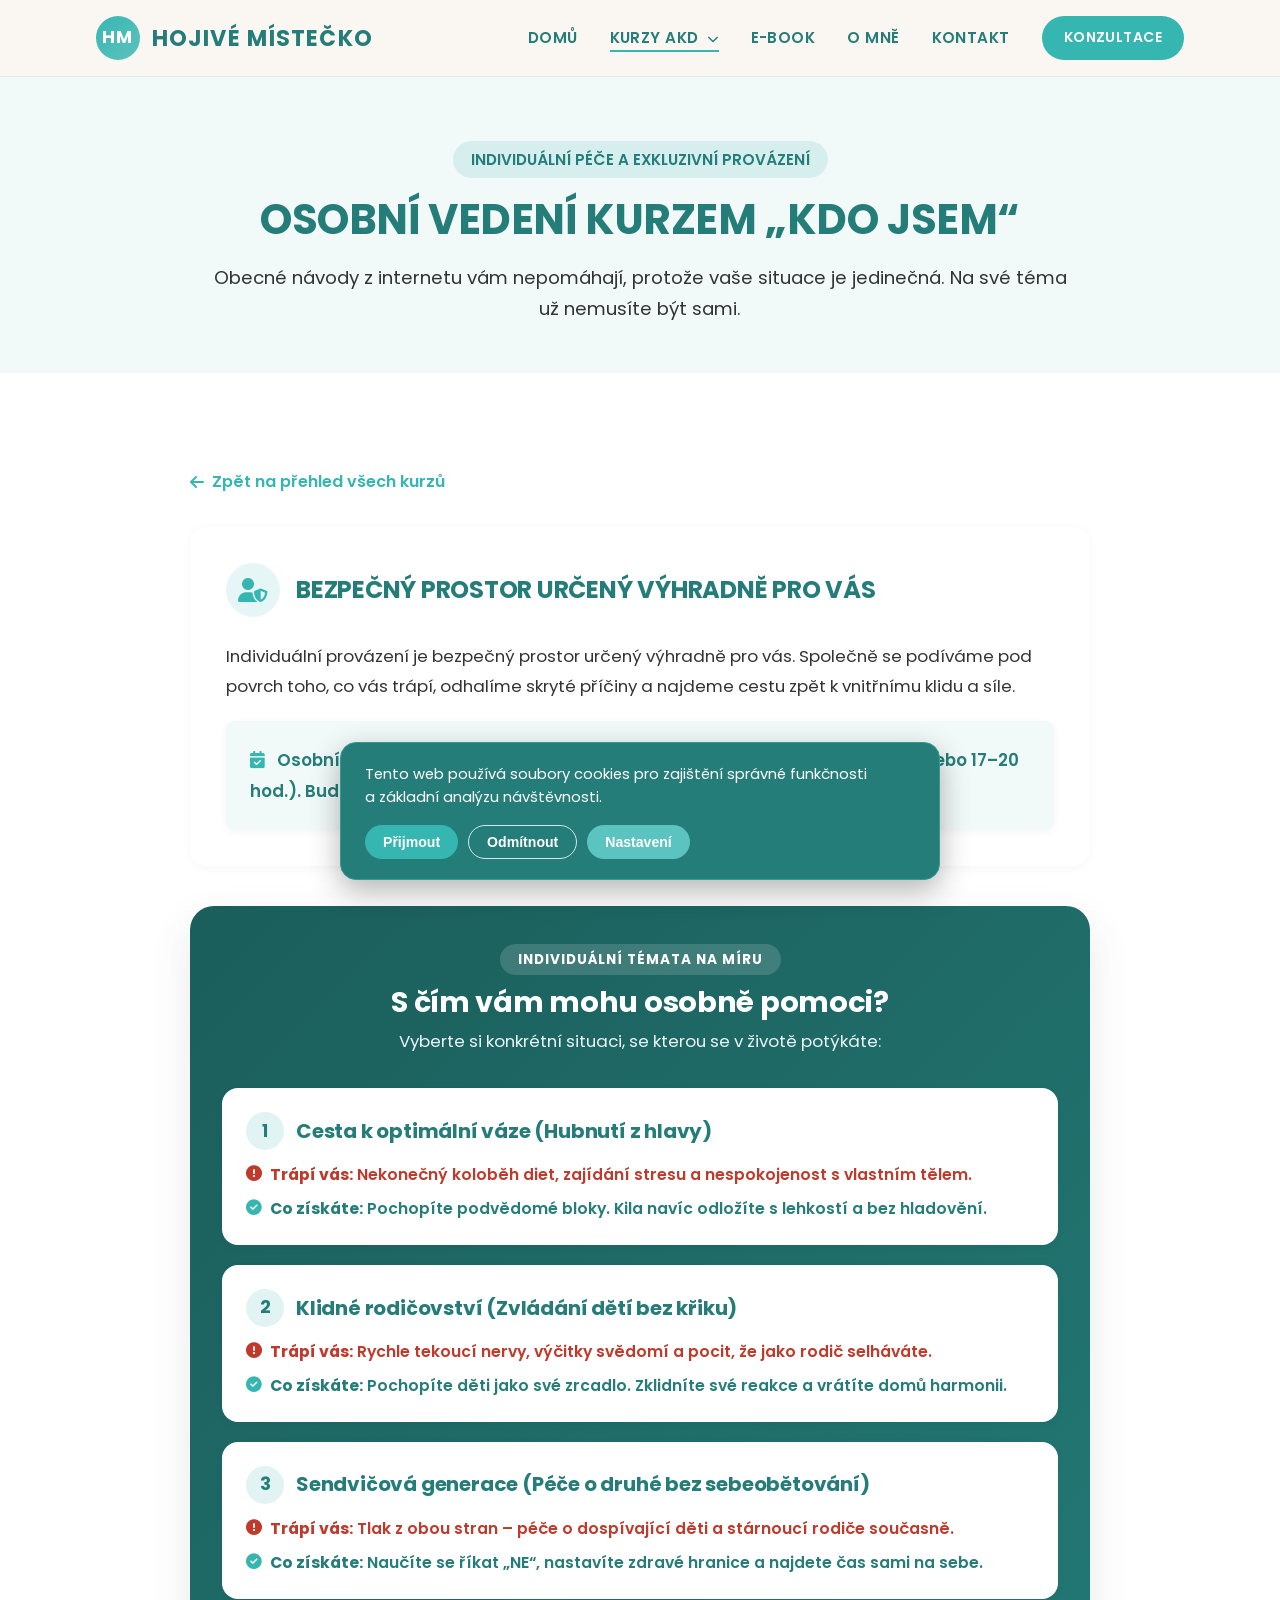
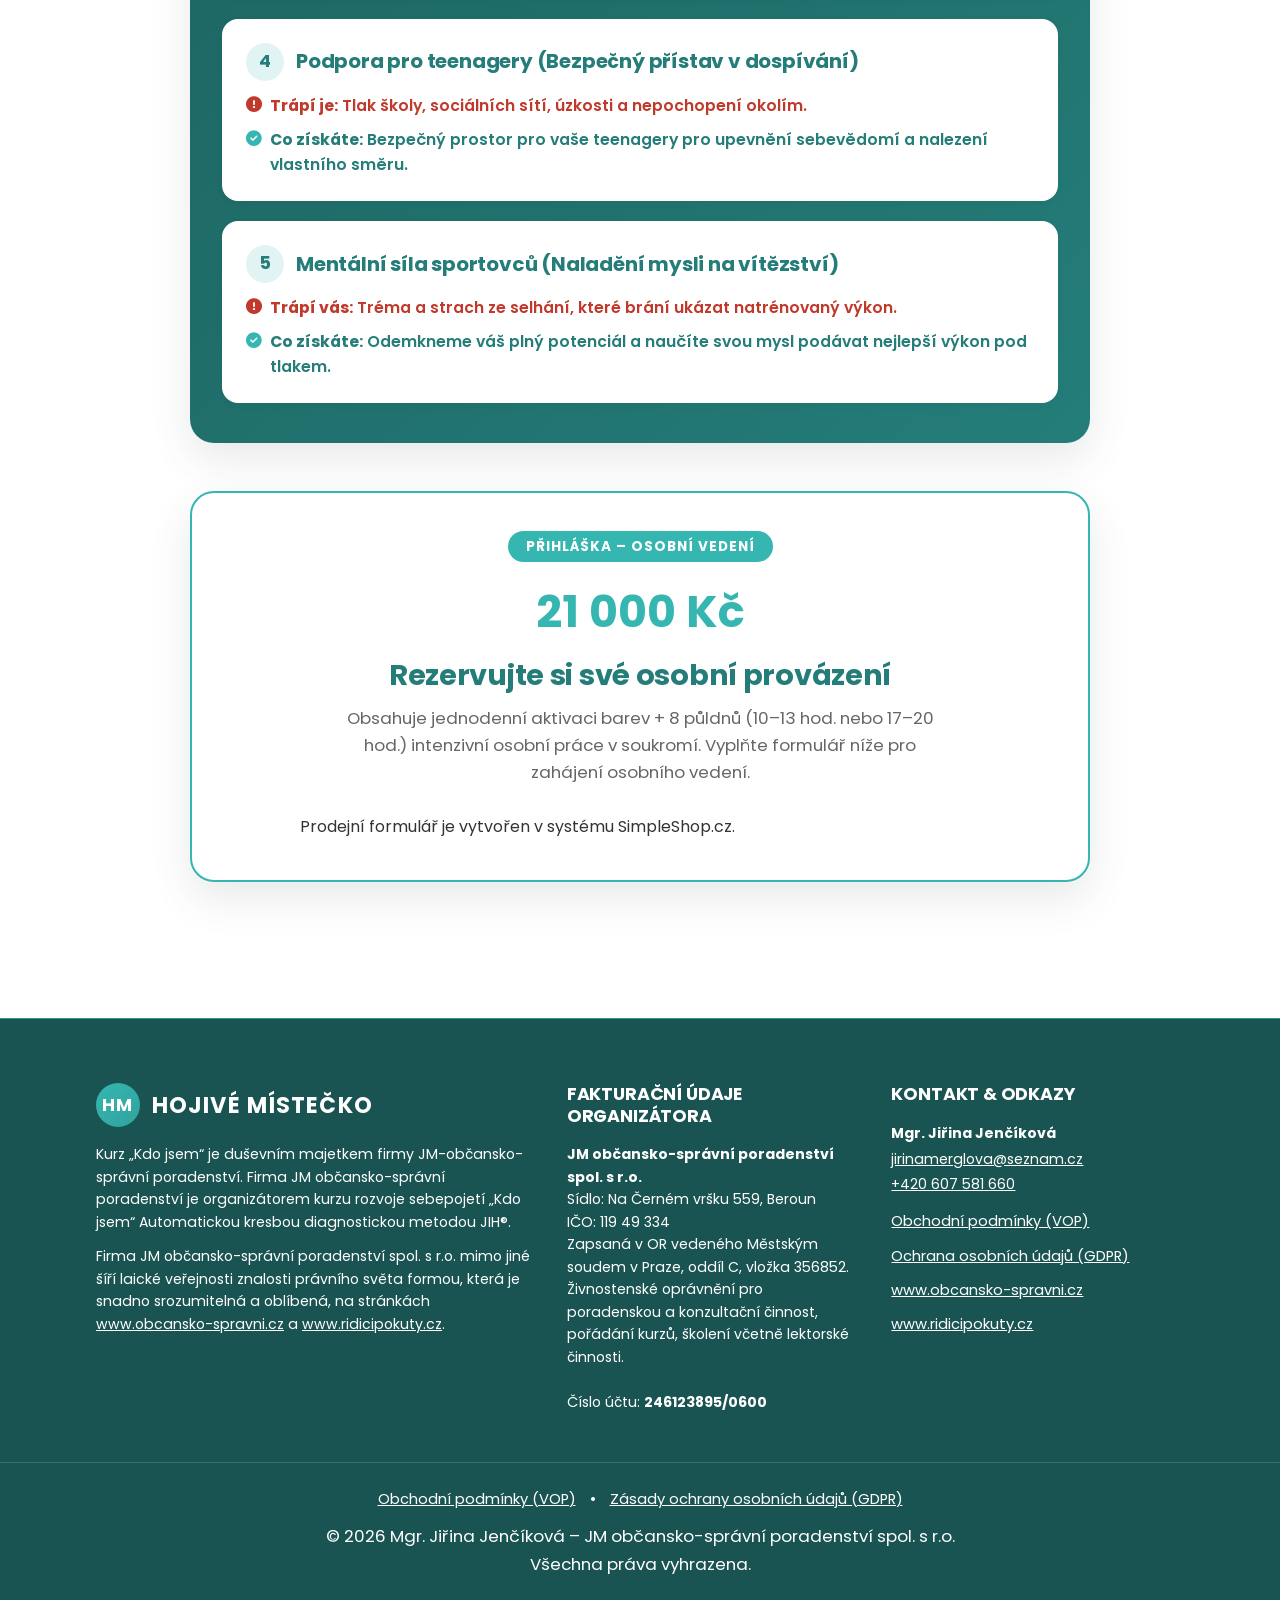
<file: kurz-osobni-vedeni.html>
<!DOCTYPE html>
<html lang="cs">
<head>
  <meta charset="UTF-8">
  <meta name="viewport" content="width=device-width, initial-scale=1.0">
  <title>Osobní vedení kurzem „Kdo jsem“ | Hojivé Místečko</title>
  <meta name="description" content="Individuální rozvojové provázení s Mgr. Jiřinou Jenčíkovou. Jednodenní aktivace barev, 8 půldnů osobního provázení. Řešení váhy, rodičovství, sendvičové generace, teenagerů a sportovců.">
  <link rel="canonical" href="https://hojivemistecko.cz/kurz-osobni-vedeni">
  
  <link rel="icon" type="image/svg+xml" href="favicon.svg">
  <link rel="stylesheet" href="https://cdnjs.cloudflare.com/ajax/libs/font-awesome/6.4.0/css/all.min.css">
  <link rel="stylesheet" href="css/style.css?v=20261105b">
</head>
<body>

  <!-- Cookie Bar -->
  <div id="cookieBar" class="cookie-bar hidden">
    <p>Tento web používá soubory cookies pro zajištění správné funkčnosti a&nbsp;základní analýzu návštěvnosti.</p>
    <div class="cookie-actions">
      <button id="cookieAccept" class="cookie-btn cookie-accept">Přijmout</button>
      <button id="cookieReject" class="cookie-btn cookie-reject">Odmítnout</button>
      <button id="cookieSettings" class="cookie-btn cookie-settings">Nastavení</button>
    </div>
  </div>

  <!-- Header -->
  <header class="header">
    <div class="container">
      <a href="/" class="logo" aria-label="Hojivé Místečko úvodní stránka">
        <div class="logo-badge">HM</div>
        <span>HOJIVÉ MÍSTEČKO</span>
      </a>

      <button id="mobileToggle" class="mobile-toggle" aria-label="Otevřít menu" aria-expanded="false">
        <i class="fas fa-bars"></i>
      </button>

      <ul id="navMenu" class="nav-menu">
        <li><a href="/" class="nav-link">Domů</a></li>
        <li class="nav-item-dropdown">
          <a href="o-kurzech" class="nav-link dropdown-toggle active">
            Kurzy AKD <i class="fas fa-chevron-down" style="font-size: 0.75em; margin-left: 4px;"></i>
          </a>
          <ul class="dropdown-menu">
            <li><a href="o-kurzech#moje-kurzy" class="dropdown-item">Přehled všech kurzů</a></li>
            <li><a href="kurz-zacatecnici" class="dropdown-item">Pro začátečníky</a></li>
            <li><a href="kurz-pokrocili" class="dropdown-item">Pro pokročilé</a></li>
            <li><a href="kurz-osobni-vedeni" class="dropdown-item active">Osobní vedení</a></li>
          </ul>
        </li>
        <li><a href="ebook" class="nav-link">E-book</a></li>
        <li><a href="o-mne" class="nav-link">O mně</a></li>
        <li><a href="kontakt" class="nav-link">Kontakt</a></li>
        <li><a href="kontakt" class="btn btn-accent" style="padding: 8px 20px; font-size: 0.88rem;">Konzultace</a></li>
      </ul>
    </div>
  </header>

  <!-- Hero / Header Section -->
  <section class="section-padding" style="background-color: var(--bg-alt); text-align: center; padding-top: var(--space-8); padding-bottom: var(--space-7);">
    <div class="container">
      <div style="max-width: 860px; margin: 0 auto;">
        <span style="display: inline-block; background: rgba(54, 182, 177, 0.15); color: var(--primary-dark); font-weight: 600; padding: 6px 18px; border-radius: 20px; font-size: 0.95rem; margin-bottom: 16px;">
          INDIVIDUÁLNÍ PÉČE A&nbsp;EXKLUZIVNÍ PROVÁZENÍ
        </span>
        <h1 style="color: var(--primary-dark); font-size: clamp(1.8rem, 3.8vw, 2.6rem); margin-bottom: 16px; font-weight: 700;">
          Osobní vedení kurzem „Kdo jsem“
        </h1>
        <p style="margin: 0 auto; font-size: 1.15rem; line-height: 1.7; color: var(--text-main); max-width: none;">
          Obecné návody z&nbsp;internetu vám nepomáhají, protože vaše situace je jedinečná. Na své téma už nemusíte být sami.
        </p>
      </div>
    </div>
  </section>

  <!-- Main Content -->
  <section class="section-padding" style="background-color: var(--bg-main);">
    <div class="container">
      <div style="max-width: 900px; margin: 0 auto;">

        <!-- Back Link -->
        <a href="o-kurzech#moje-kurzy" style="display: inline-flex; align-items: center; gap: 8px; color: var(--accent); font-weight: 600; text-decoration: none; margin-bottom: 32px;">
          <i class="fas fa-arrow-left"></i> Zpět na přehled všech kurzů
        </a>

        <!-- Exclusivity Box (Borderless card) -->
        <div style="background: #ffffff; border-radius: var(--radius-md); padding: 36px; box-shadow: var(--shadow-sm); margin-bottom: 40px;">
          <div style="display: flex; align-items: center; gap: 16px; margin-bottom: 24px;">
            <div style="width: 54px; height: 54px; background: rgba(54, 182, 177, 0.12); color: var(--accent); border-radius: 50%; display: flex; align-items: center; justify-content: center; font-size: 1.5rem; flex-shrink: 0;">
              <i class="fas fa-user-shield"></i>
            </div>
            <div>
              <h2 style="color: var(--primary-dark); font-size: 1.5rem; margin: 0;">Bezpečný prostor určený výhradně pro vás</h2>
            </div>
          </div>

          <div style="font-size: 1.08rem; line-height: 1.8; color: var(--text-main);">
            <p style="margin-bottom: 20px; max-width: none;">
              Individuální provázení je bezpečný prostor určený výhradně pro vás. Společně se podíváme pod povrch toho, co vás trápí, odhalíme skryté příčiny a&nbsp;najdeme cestu zpět k&nbsp;vnitřnímu klidu a&nbsp;síle.
            </p>
            <div style="background: var(--bg-alt); padding: 24px; border-radius: var(--radius-sm); box-shadow: var(--shadow-sm); font-size: 1.05rem; font-weight: 600; color: var(--primary-dark);">
              <i class="fas fa-calendar-check" style="color: var(--accent); margin-right: 8px;"></i>
              Osobní vedení obsahuje jednodenní aktivaci barev + 8 půldnů (10–13 hod. nebo 17–20 hod.). Budeme společně ve dvou procházet vaším osobním rozvojem.
            </div>
          </div>
        </div>

        <!-- Prominent Situations Block -->
        <div style="background: linear-gradient(135deg, #1B5E5B, #247D79); border-radius: var(--radius-lg); padding: 40px 32px; box-shadow: var(--shadow-lg); color: #ffffff; margin-bottom: 48px;">
          <div style="text-align: center; margin-bottom: 32px;">
            <span style="background: rgba(255, 255, 255, 0.15); color: #ffffff; padding: 6px 18px; border-radius: 20px; font-size: 0.85rem; font-weight: 700; letter-spacing: 1px; text-transform: uppercase;">INDIVIDUÁLNÍ TÉMATA NA MÍRU</span>
            <h3 style="color: #ffffff; font-size: clamp(1.4rem, 3vw, 1.8rem); font-weight: 700; margin-top: 12px; margin-bottom: 8px;">
              S&nbsp;čím vám mohu osobně pomoci?
            </h3>
            <p style="color: var(--accent-light); font-size: 1.05rem; margin: 0 auto; max-width: 600px;">
              Vyberte si konkrétní situaci, se kterou se v&nbsp;životě potýkáte:
            </p>
          </div>

          <div style="display: grid; gap: 20px;">

            <!-- Situation 1 -->
            <div style="background: #ffffff; color: var(--text-main); padding: 24px; border-radius: var(--radius-md); box-shadow: var(--shadow-sm);">
              <div style="display: flex; align-items: center; gap: 12px; margin-bottom: 12px;">
                <div style="width: 38px; height: 38px; background: rgba(54, 182, 177, 0.15); color: var(--primary-dark); border-radius: 50%; display: flex; align-items: center; justify-content: center; font-size: 1.1rem; font-weight: 700; flex-shrink: 0;">
                  1
                </div>
                <h4 style="color: var(--primary-dark); font-size: 1.25rem; margin: 0; font-weight: 700;">
                  Cesta k&nbsp;optimální váze (Hubnutí z&nbsp;hlavy)
                </h4>
              </div>
              <p style="color: #c0392b; font-weight: 600; margin-bottom: 8px; font-size: 0.98rem; display: flex; align-items: flex-start; gap: 8px; max-width: none;">
                <i class="fas fa-exclamation-circle" style="margin-top: 4px; flex-shrink: 0;"></i>
                <span><strong>Trápí vás:</strong> Nekonečný koloběh diet, zajídání stresu a&nbsp;nespokojenost s&nbsp;vlastním tělem.</span>
              </p>
              <p style="color: var(--primary-dark); font-weight: 600; margin: 0; font-size: 0.98rem; display: flex; align-items: flex-start; gap: 8px; line-height: 1.6; max-width: none;">
                <i class="fas fa-check-circle" style="color: var(--accent); margin-top: 4px; flex-shrink: 0;"></i>
                <span><strong>Co získáte:</strong> Pochopíte podvědomé bloky. Kila navíc odložíte s&nbsp;lehkostí a&nbsp;bez hladovění.</span>
              </p>
            </div>

            <!-- Situation 2 -->
            <div style="background: #ffffff; color: var(--text-main); padding: 24px; border-radius: var(--radius-md); box-shadow: var(--shadow-sm);">
              <div style="display: flex; align-items: center; gap: 12px; margin-bottom: 12px;">
                <div style="width: 38px; height: 38px; background: rgba(54, 182, 177, 0.15); color: var(--primary-dark); border-radius: 50%; display: flex; align-items: center; justify-content: center; font-size: 1.1rem; font-weight: 700; flex-shrink: 0;">
                  2
                </div>
                <h4 style="color: var(--primary-dark); font-size: 1.25rem; margin: 0; font-weight: 700;">
                  Klidné rodičovství (Zvládání dětí bez křiku)
                </h4>
              </div>
              <p style="color: #c0392b; font-weight: 600; margin-bottom: 8px; font-size: 0.98rem; display: flex; align-items: flex-start; gap: 8px; max-width: none;">
                <i class="fas fa-exclamation-circle" style="margin-top: 4px; flex-shrink: 0;"></i>
                <span><strong>Trápí vás:</strong> Rychle tekoucí nervy, výčitky svědomí a&nbsp;pocit, že jako rodič selháváte.</span>
              </p>
              <p style="color: var(--primary-dark); font-weight: 600; margin: 0; font-size: 0.98rem; display: flex; align-items: flex-start; gap: 8px; line-height: 1.6; max-width: none;">
                <i class="fas fa-check-circle" style="color: var(--accent); margin-top: 4px; flex-shrink: 0;"></i>
                <span><strong>Co získáte:</strong> Pochopíte děti jako své zrcadlo. Zklidníte své reakce a&nbsp;vrátíte domů harmonii.</span>
              </p>
            </div>

            <!-- Situation 3 -->
            <div style="background: #ffffff; color: var(--text-main); padding: 24px; border-radius: var(--radius-md); box-shadow: var(--shadow-sm);">
              <div style="display: flex; align-items: center; gap: 12px; margin-bottom: 12px;">
                <div style="width: 38px; height: 38px; background: rgba(54, 182, 177, 0.15); color: var(--primary-dark); border-radius: 50%; display: flex; align-items: center; justify-content: center; font-size: 1.1rem; font-weight: 700; flex-shrink: 0;">
                  3
                </div>
                <h4 style="color: var(--primary-dark); font-size: 1.25rem; margin: 0; font-weight: 700;">
                  Sendvičová generace (Péče o&nbsp;druhé bez sebeobětování)
                </h4>
              </div>
              <p style="color: #c0392b; font-weight: 600; margin-bottom: 8px; font-size: 0.98rem; display: flex; align-items: flex-start; gap: 8px; max-width: none;">
                <i class="fas fa-exclamation-circle" style="margin-top: 4px; flex-shrink: 0;"></i>
                <span><strong>Trápí vás:</strong> Tlak z&nbsp;obou stran – péče o&nbsp;dospívající děti a&nbsp;stárnoucí rodiče současně.</span>
              </p>
              <p style="color: var(--primary-dark); font-weight: 600; margin: 0; font-size: 0.98rem; display: flex; align-items: flex-start; gap: 8px; line-height: 1.6; max-width: none;">
                <i class="fas fa-check-circle" style="color: var(--accent); margin-top: 4px; flex-shrink: 0;"></i>
                <span><strong>Co získáte:</strong> Naučíte se říkat „NE“, nastavíte zdravé hranice a&nbsp;najdete čas sami na sebe.</span>
              </p>
            </div>

            <!-- Situation 4 -->
            <div style="background: #ffffff; color: var(--text-main); padding: 24px; border-radius: var(--radius-md); box-shadow: var(--shadow-sm);">
              <div style="display: flex; align-items: center; gap: 12px; margin-bottom: 12px;">
                <div style="width: 38px; height: 38px; background: rgba(54, 182, 177, 0.15); color: var(--primary-dark); border-radius: 50%; display: flex; align-items: center; justify-content: center; font-size: 1.1rem; font-weight: 700; flex-shrink: 0;">
                  4
                </div>
                <h4 style="color: var(--primary-dark); font-size: 1.25rem; margin: 0; font-weight: 700;">
                  Podpora pro teenagery (Bezpečný přístav v&nbsp;dospívání)
                </h4>
              </div>
              <p style="color: #c0392b; font-weight: 600; margin-bottom: 8px; font-size: 0.98rem; display: flex; align-items: flex-start; gap: 8px; max-width: none;">
                <i class="fas fa-exclamation-circle" style="margin-top: 4px; flex-shrink: 0;"></i>
                <span><strong>Trápí je:</strong> Tlak školy, sociálních sítí, úzkosti a&nbsp;nepochopení okolím.</span>
              </p>
              <p style="color: var(--primary-dark); font-weight: 600; margin: 0; font-size: 0.98rem; display: flex; align-items: flex-start; gap: 8px; line-height: 1.6; max-width: none;">
                <i class="fas fa-check-circle" style="color: var(--accent); margin-top: 4px; flex-shrink: 0;"></i>
                <span><strong>Co získáte:</strong> Bezpečný prostor pro vaše teenagery pro upevnění sebevědomí a&nbsp;nalezení vlastního směru.</span>
              </p>
            </div>

            <!-- Situation 5 -->
            <div style="background: #ffffff; color: var(--text-main); padding: 24px; border-radius: var(--radius-md); box-shadow: var(--shadow-sm);">
              <div style="display: flex; align-items: center; gap: 12px; margin-bottom: 12px;">
                <div style="width: 38px; height: 38px; background: rgba(54, 182, 177, 0.15); color: var(--primary-dark); border-radius: 50%; display: flex; align-items: center; justify-content: center; font-size: 1.1rem; font-weight: 700; flex-shrink: 0;">
                  5
                </div>
                <h4 style="color: var(--primary-dark); font-size: 1.25rem; margin: 0; font-weight: 700;">
                  Mentální síla sportovců (Naladění mysli na vítězství)
                </h4>
              </div>
              <p style="color: #c0392b; font-weight: 600; margin-bottom: 8px; font-size: 0.98rem; display: flex; align-items: flex-start; gap: 8px; max-width: none;">
                <i class="fas fa-exclamation-circle" style="margin-top: 4px; flex-shrink: 0;"></i>
                <span><strong>Trápí vás:</strong> Tréma a&nbsp;strach ze selhání, které brání ukázat natrénovaný výkon.</span>
              </p>
              <p style="color: var(--primary-dark); font-weight: 600; margin: 0; font-size: 0.98rem; display: flex; align-items: flex-start; gap: 8px; line-height: 1.6; max-width: none;">
                <i class="fas fa-check-circle" style="color: var(--accent); margin-top: 4px; flex-shrink: 0;"></i>
                <span><strong>Co získáte:</strong> Odemkneme váš plný potenciál a&nbsp;naučíte svou mysl podávat nejlepší výkon pod tlakem.</span>
              </p>
            </div>

          </div>
        </div>

        <!-- Pricing & SimpleShop Checkout Section -->
        <div id="objednavka" style="background: #ffffff; border-radius: var(--radius-lg); padding: 40px 32px; border: 2px solid var(--accent); box-shadow: var(--shadow-lg); margin-bottom: 40px; margin-top: 40px;">
          <div style="text-align: center; margin-bottom: 28px;">
            <span style="background: var(--accent); color: #ffffff; font-size: 0.85rem; font-weight: 700; padding: 6px 18px; border-radius: 20px; text-transform: uppercase; letter-spacing: 1px;">
              PŘIHLÁŠKA – OSOBNÍ VEDENÍ
            </span>
            <div style="margin: 16px 0 8px; font-size: 2.8rem; font-weight: 700; color: var(--accent);">
              21 000 Kč
            </div>
            <h3 style="color: var(--primary-dark); font-size: clamp(1.4rem, 3vw, 1.8rem); margin: 8px 0 12px; font-weight: 700;">
              Rezervujte si své osobní provázení
            </h3>
            <p style="color: var(--text-muted); font-size: 1.05rem; margin: 0 auto; max-width: 620px; line-height: 1.6;">
              Obsahuje jednodenní aktivaci barev + 8 půldnů (10–13 hod. nebo 17–20 hod.) intenzivní osobní práce v&nbsp;soukromí. Vyplňte formulář níže pro zahájení osobního vedení.
            </p>
          </div>

          <!-- SimpleShop Form Integration -->
          <div style="max-width: 680px; margin: 0 auto;">
            <!-- www.SimpleShop.cz form#Aa8Jm start -->
            <div data-SimpleShopForm="Aa8Jm"><div>Prodejní formulář je vytvořen v&nbsp;systému <a href="https://www.simpleshop.cz/?utm_source=simpleshop&utm_medium=form&utm_campaign=33255" target="_blank">SimpleShop.cz</a>.</div></div>
            <script>
             (function(i, s, o, g, r, a, m){
              i[r] = i[r] || function(){
               (i[r].q = i[r].q || []).push(arguments)
              }, i[r].l = 1 * new Date();
              a = s.createElement(o),
              m = s.getElementsByTagName(o)[0];
              a.async = 1;
              a.src = g;
              m.parentNode.insertBefore(a, m)
             })(window, document, "script", "https://form.simpleshop.cz/prj/js/SimpleShopService.js", "sss");
             sss("createForm", "Aa8Jm");
            </script>
            <!-- www.SimpleShop.cz form#Aa8Jm end -->
          </div>
        </div>

      </div>
    </div>
  </section>

  <!-- Footer -->
  <footer class="footer">
    <div class="container">
      <div class="footer-grid">
        <div>
          <div class="logo" style="margin-bottom: var(--space-4);">
            <div class="logo-badge">HM</div>
            <span>HOJIVÉ MÍSTEČKO</span>
          </div>
          <p style="font-size: 0.88rem; margin-bottom: 12px; line-height: 1.6;">
            Kurz „Kdo jsem“ je duševním majetkem firmy JM-občansko-správní poradenství. Firma JM občansko-správní poradenství je organizátorem kurzu rozvoje sebepojetí „Kdo jsem“ Automatickou kresbou diagnostickou metodou JIH®.
          </p>
          <p style="font-size: 0.88rem; line-height: 1.6;">
            Firma JM občansko-správní poradenství spol. s&nbsp;r.o. mimo jiné šíří laické veřejnosti znalosti právního světa formou, která je snadno srozumitelná a&nbsp;oblíbená, na stránkách <a href="https://www.obcansko-spravni.cz" target="_blank" rel="noopener" style="color: #ffffff; text-decoration: underline;">www.obcansko-spravni.cz</a> a&nbsp;<a href="https://www.ridicipokuty.cz" target="_blank" rel="noopener" style="color: #ffffff; text-decoration: underline;">www.ridicipokuty.cz</a>.
          </p>
        </div>

        <div>
          <h4>Fakturační údaje organizátora</h4>
          <p style="font-size: 0.88rem; line-height: 1.6;">
            <strong>JM občansko-správní poradenství spol. s&nbsp;r.o.</strong><br>
            Sídlo: Na Černém vršku 559, Beroun<br>
            IČO: 119 49 334<br>
            Zapsaná v&nbsp;OR vedeného Městským soudem v&nbsp;Praze, oddíl C, vložka 356852.<br>
            Živnostenské oprávnění pro poradenskou a&nbsp;konzultační činnost, pořádání kurzů, školení včetně lektorské činnosti.<br><br>
            Číslo účtu: <strong>246123895/0600</strong>
          </p>
        </div>

        <div>
          <h4>Kontakt & Odkazy</h4>
          <p style="font-size: 0.88rem; margin-bottom: 12px; line-height: 1.8;">
            <strong>Mgr. Jiřina Jenčíková</strong><br>
            <a href="mailto:jirinamerglova@seznam.cz" style="color: #ffffff; text-decoration: underline;">jirinamerglova@seznam.cz</a><br>
            <a href="tel:+420607581660" style="color: #ffffff; text-decoration: underline;">+420 607 581 660</a>
          </p>
          <ul class="footer-links" style="margin-top: 12px;">
            <li><a href="Prilohy/obchodni-podminky.pdf" target="_blank" rel="noopener" style="color: #ffffff; text-decoration: underline;">Obchodní podmínky (VOP)</a></li>
            <li><a href="Prilohy/ochrana-osobnich-udaju.pdf" target="_blank" rel="noopener" style="color: #ffffff; text-decoration: underline;">Ochrana osobních údajů (GDPR)</a></li>
            <li><a href="https://www.obcansko-spravni.cz" target="_blank" rel="noopener" style="color: #ffffff; text-decoration: underline;">www.obcansko-spravni.cz</a></li>
            <li><a href="https://www.ridicipokuty.cz" target="_blank" rel="noopener" style="color: #ffffff; text-decoration: underline;">www.ridicipokuty.cz</a></li>
          </ul>
        </div>
      </div>
    </div>

    <div class="footer-bottom">
      <div class="footer-legal-links">
        <a href="Prilohy/obchodni-podminky.pdf" target="_blank" rel="noopener">Obchodní podmínky (VOP)</a>
        <span class="sep">&bull;</span>
        <a href="Prilohy/ochrana-osobnich-udaju.pdf" target="_blank" rel="noopener">Zásady ochrany osobních údajů (GDPR)</a>
      </div>
      <p>&copy; 2026 Mgr. Jiřina Jenčíková – JM občansko-správní poradenství spol. s&nbsp;r.o.<br>Všechna práva vyhrazena.</p>
    </div>
  </footer>

  <script src="js/script.js?v=20261105b"></script>
</body>
</html>
</file>
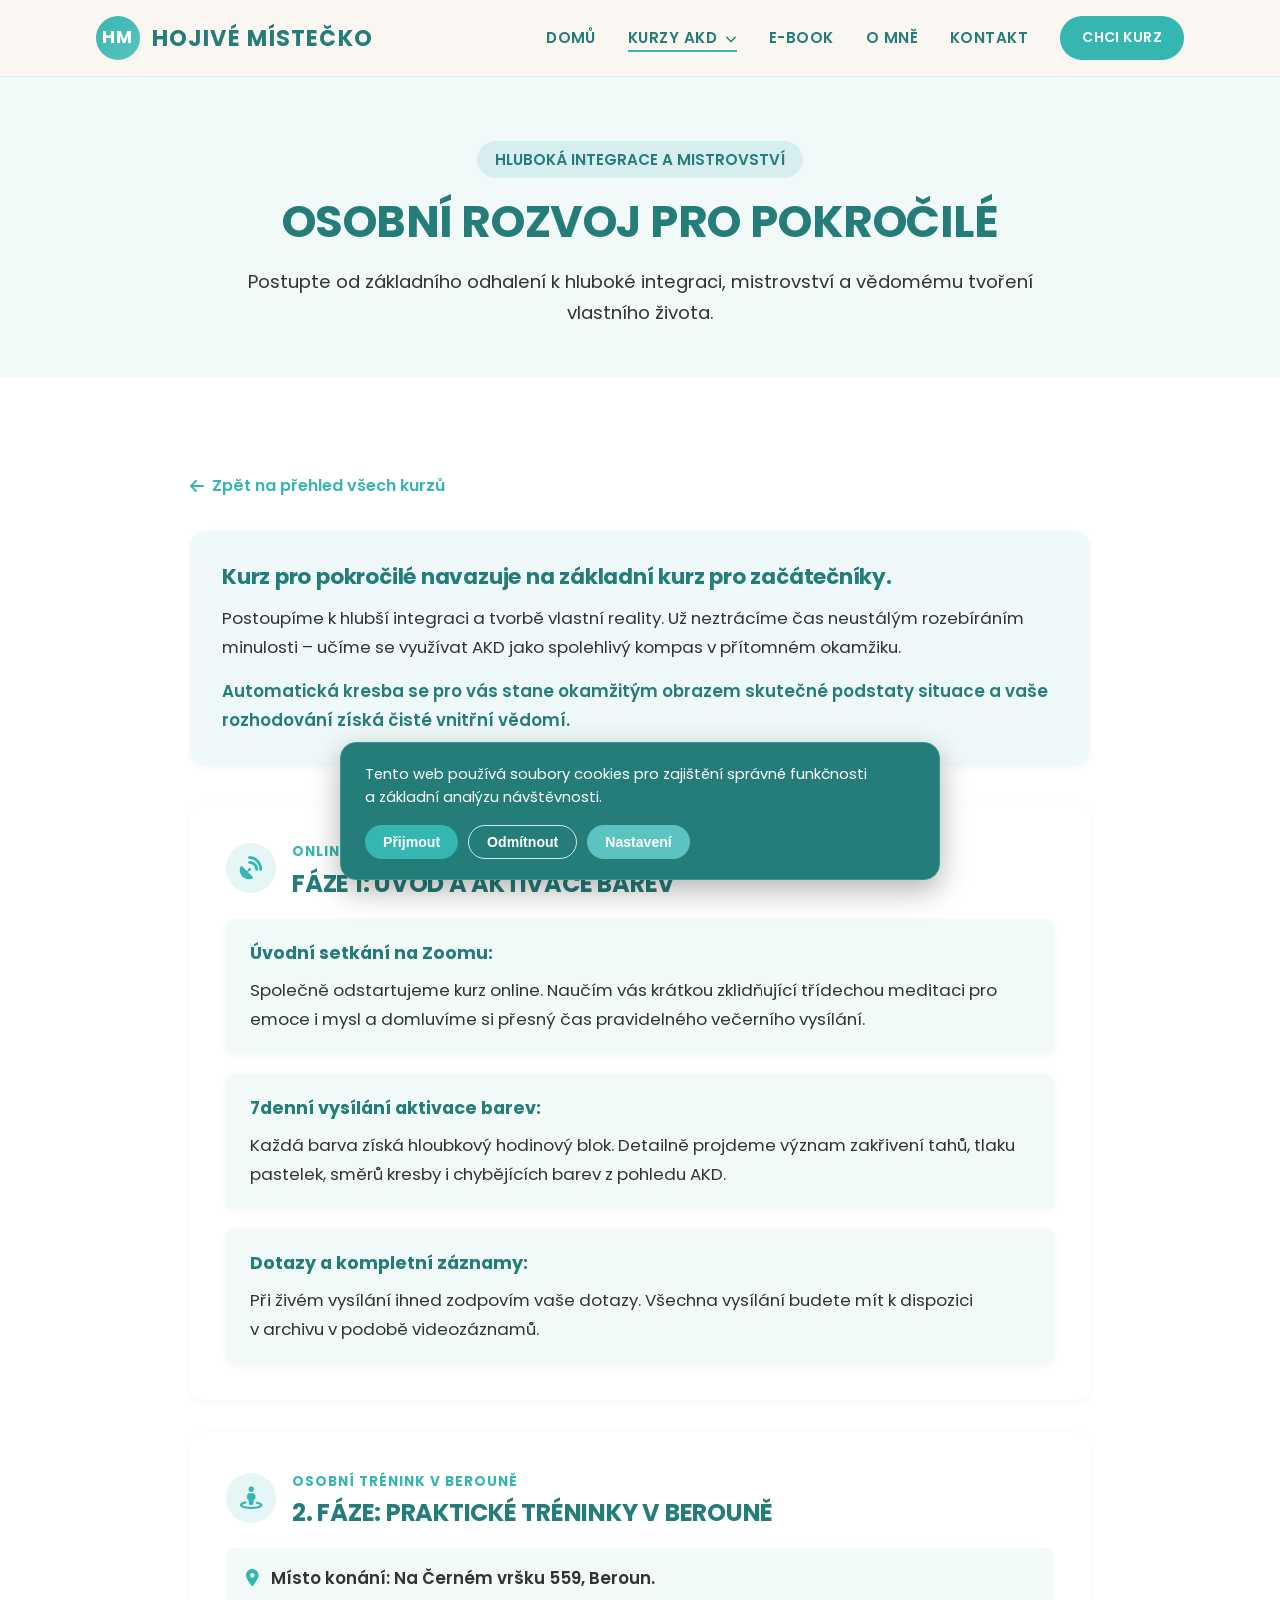
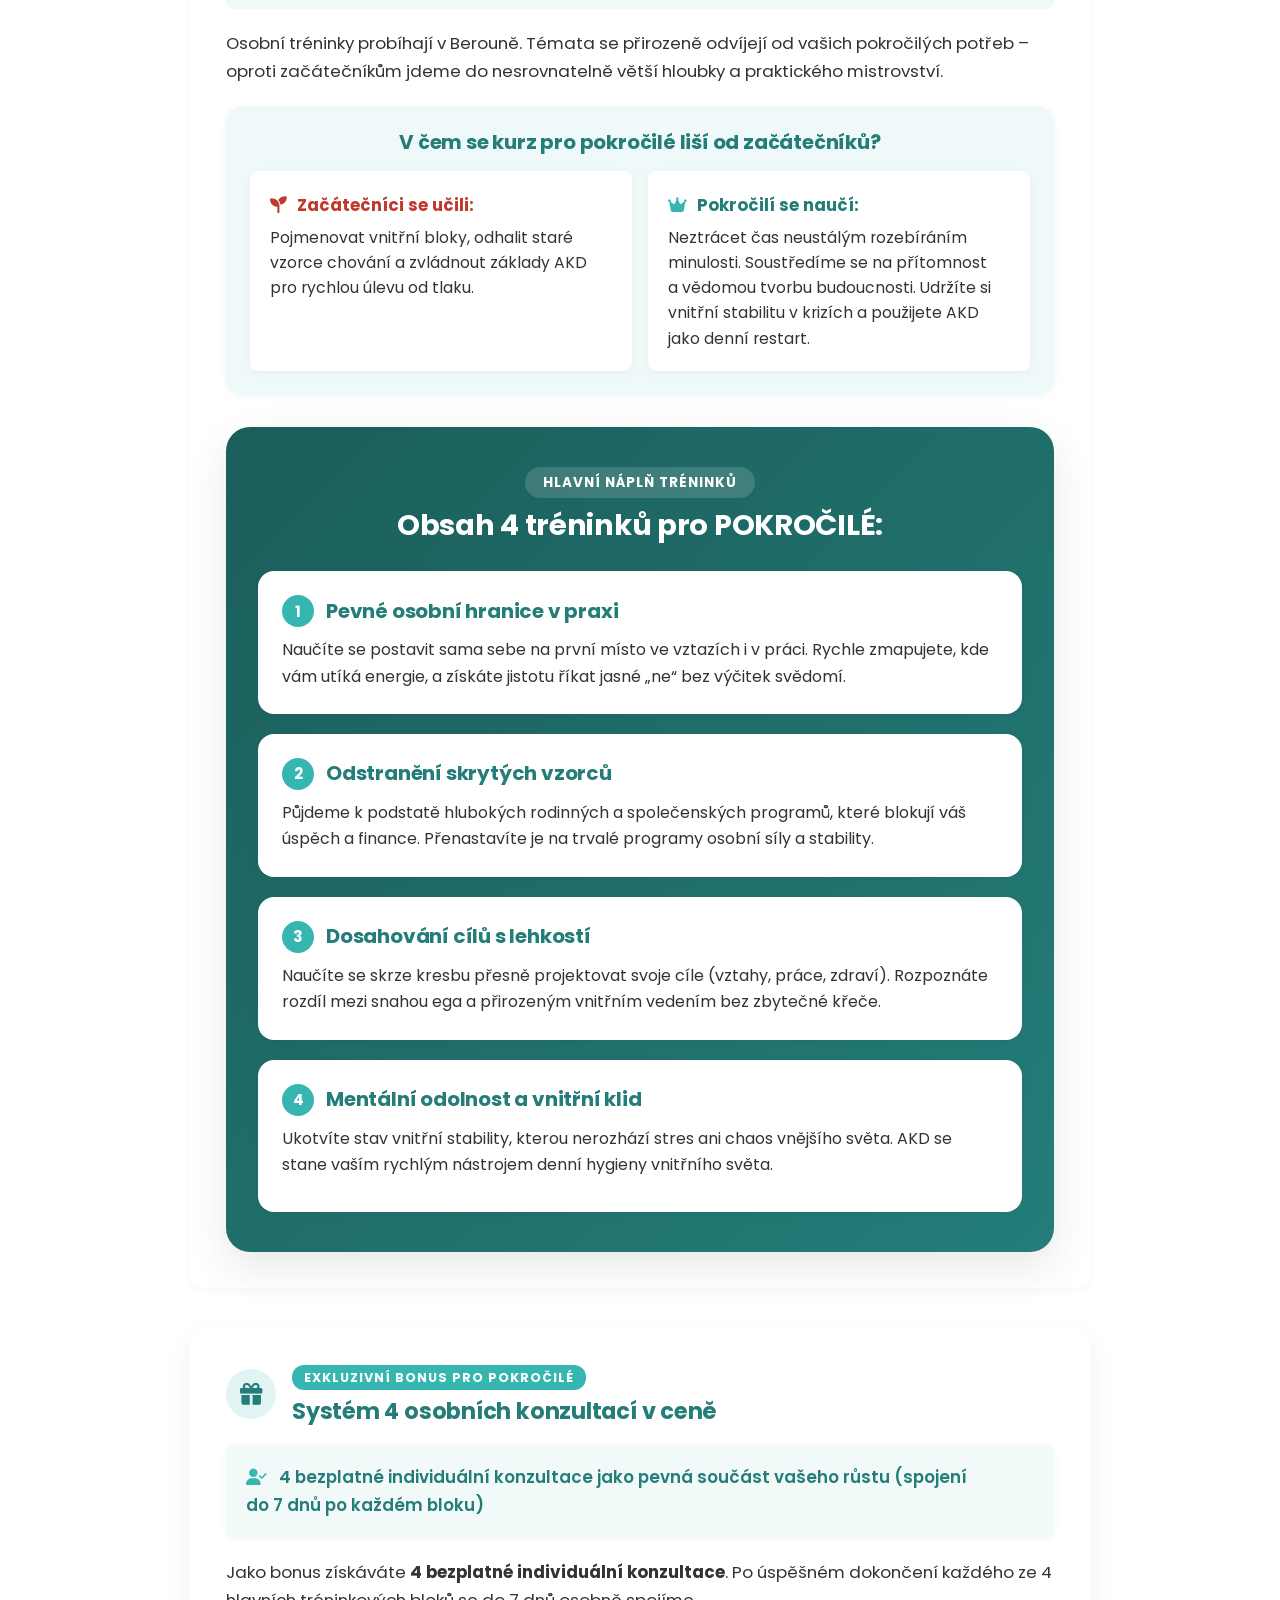
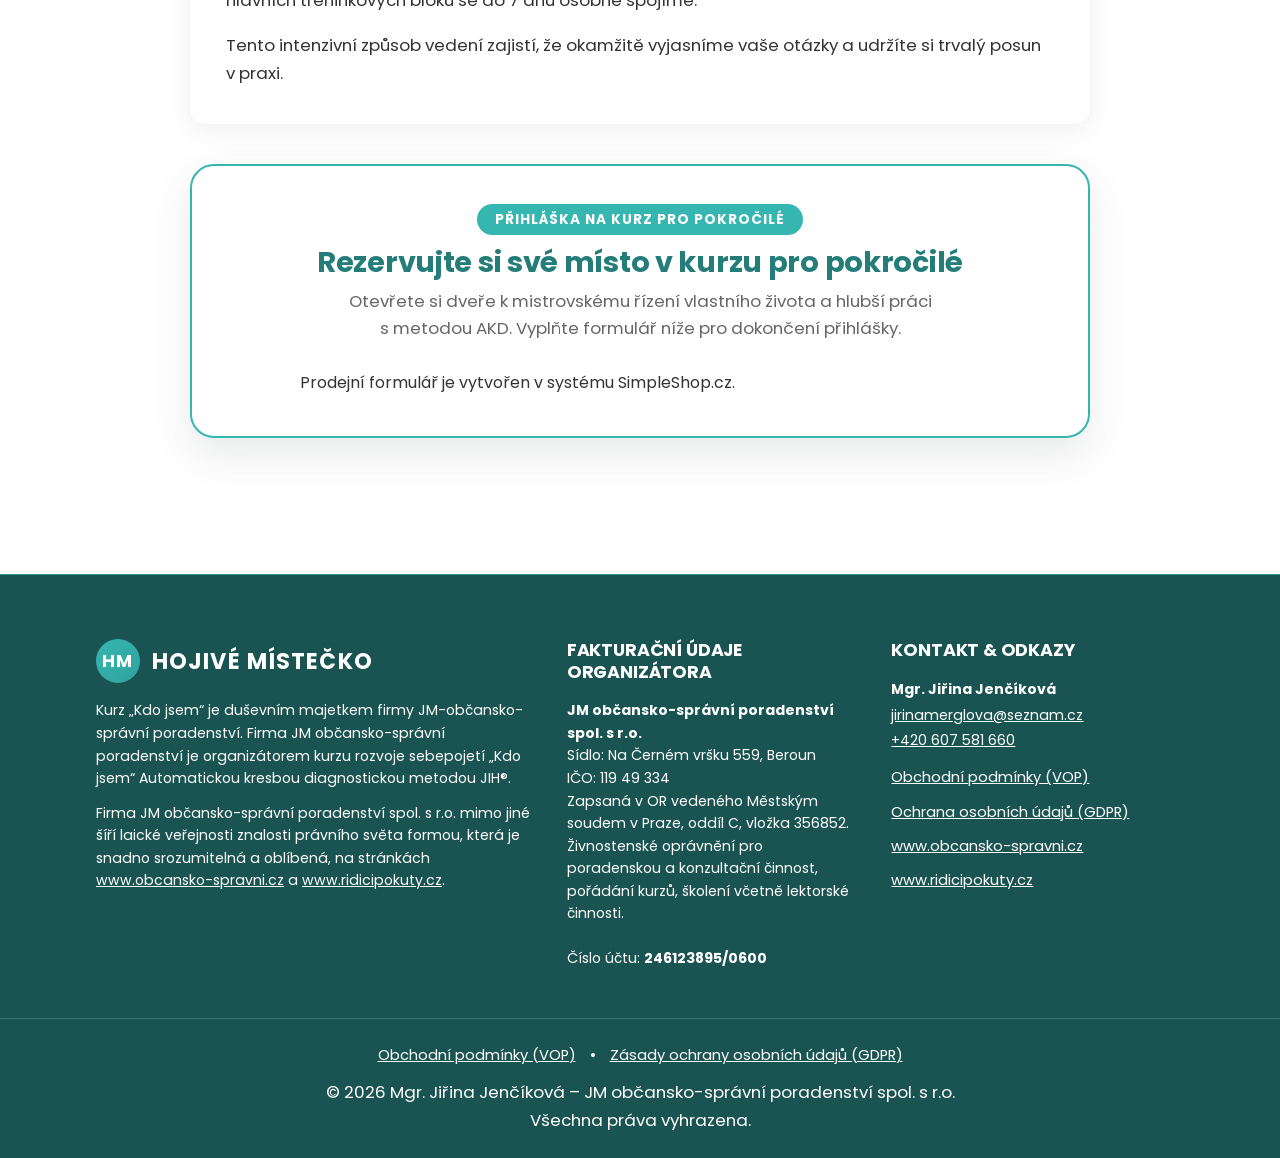
<file: kurz-pokrocili.html>
<!DOCTYPE html>
<html lang="cs">
<head>
  <meta charset="UTF-8">
  <meta name="viewport" content="width=device-width, initial-scale=1.0">
  <title>Osobní rozvoj pro pokročilé s&nbsp;AKD | Hojivé Místečko</title>
  <meta name="description" content="Kurz osobního rozvoje pro pokročilé s Automatickou kresbou diagnostickou. Hluboká integrace, mistrovství, 7denní aktivace barev online a praktické tréninky v Berouně.">
  <link rel="canonical" href="https://hojivemistecko.cz/kurz-pokrocili">
  
  <link rel="icon" type="image/svg+xml" href="favicon.svg">
  <link rel="stylesheet" href="https://cdnjs.cloudflare.com/ajax/libs/font-awesome/6.4.0/css/all.min.css">
  <link rel="stylesheet" href="css/style.css?v=20261105b">
</head>
<body>

  <!-- Cookie Bar -->
  <div id="cookieBar" class="cookie-bar hidden">
    <p>Tento web používá soubory cookies pro zajištění správné funkčnosti a&nbsp;základní analýzu návštěvnosti.</p>
    <div class="cookie-actions">
      <button id="cookieAccept" class="cookie-btn cookie-accept">Přijmout</button>
      <button id="cookieReject" class="cookie-btn cookie-reject">Odmítnout</button>
      <button id="cookieSettings" class="cookie-btn cookie-settings">Nastavení</button>
    </div>
  </div>

  <!-- Header -->
  <header class="header">
    <div class="container">
      <a href="/" class="logo" aria-label="Hojivé Místečko úvodní stránka">
        <div class="logo-badge">HM</div>
        <span>HOJIVÉ MÍSTEČKO</span>
      </a>

      <button id="mobileToggle" class="mobile-toggle" aria-label="Otevřít menu" aria-expanded="false">
        <i class="fas fa-bars"></i>
      </button>

      <ul id="navMenu" class="nav-menu">
        <li><a href="/" class="nav-link">Domů</a></li>
        <li class="nav-item-dropdown">
          <a href="o-kurzech" class="nav-link dropdown-toggle active">
            Kurzy AKD <i class="fas fa-chevron-down" style="font-size: 0.75em; margin-left: 4px;"></i>
          </a>
          <ul class="dropdown-menu">
            <li><a href="o-kurzech#moje-kurzy" class="dropdown-item">Přehled všech kurzů</a></li>
            <li><a href="kurz-zacatecnici" class="dropdown-item">Pro začátečníky</a></li>
            <li><a href="kurz-pokrocili" class="dropdown-item active">Pro pokročilé</a></li>
            <li><a href="kurz-osobni-vedeni" class="dropdown-item">Osobní vedení</a></li>
          </ul>
        </li>
        <li><a href="ebook" class="nav-link">E-book</a></li>
        <li><a href="o-mne" class="nav-link">O mně</a></li>
        <li><a href="kontakt" class="nav-link">Kontakt</a></li>
        <li><a href="o-kurzech#moje-kurzy" class="btn btn-accent" style="padding: 8px 20px; font-size: 0.88rem;">Chci kurz</a></li>
      </ul>
    </div>
  </header>

  <!-- Hero / Header Section -->
  <section class="section-padding" style="background-color: var(--bg-alt); text-align: center; padding-top: var(--space-8); padding-bottom: var(--space-7);">
    <div class="container">
      <div style="max-width: 860px; margin: 0 auto;">
        <span style="display: inline-block; background: rgba(54, 182, 177, 0.15); color: var(--primary-dark); font-weight: 600; padding: 6px 18px; border-radius: 20px; font-size: 0.95rem; margin-bottom: 16px;">
          HLUBOKÁ INTEGRACE A&nbsp;MISTROVSTVÍ
        </span>
        <h1 style="color: var(--primary-dark); font-size: clamp(1.8rem, 4vw, 2.8rem); margin-bottom: 16px; font-weight: 700;">
          Osobní rozvoj pro pokročilé
        </h1>
        <p style="margin: 0 auto; font-size: 1.15rem; line-height: 1.7; color: var(--text-main); max-width: none;">
          Postupte od základního odhalení k&nbsp;hluboké integraci, mistrovství a&nbsp;vědomému tvoření vlastního života.
        </p>
      </div>
    </div>
  </section>

  <!-- Main Content -->
  <section class="section-padding" style="background-color: var(--bg-main);">
    <div class="container">
      <div style="max-width: 900px; margin: 0 auto;">

        <!-- Back Link -->
        <a href="o-kurzech#moje-kurzy" style="display: inline-flex; align-items: center; gap: 8px; color: var(--accent); font-weight: 600; text-decoration: none; margin-bottom: 32px;">
          <i class="fas fa-arrow-left"></i> Zpět na přehled všech kurzů
        </a>

        <!-- Intro Banner (Borderless card) -->
        <div style="background: rgba(54, 182, 177, 0.08); padding: 32px; border-radius: var(--radius-md); box-shadow: var(--shadow-sm); margin-bottom: 36px;">
          <h3 style="color: var(--primary-dark); font-size: 1.35rem; margin-bottom: 14px; font-weight: 700;">
            Kurz pro pokročilé navazuje na základní kurz pro začátečníky.
          </h3>
          <p style="font-size: 1.05rem; line-height: 1.7; color: var(--text-main); margin-bottom: 16px; max-width: none;">
            Postoupíme k&nbsp;hlubší integraci a&nbsp;tvorbě vlastní reality. Už neztrácíme čas neustálým rozebíráním minulosti – učíme se využívat AKD jako spolehlivý kompas v&nbsp;přítomném okamžiku.
          </p>
          <p style="font-size: 1.05rem; line-height: 1.7; color: var(--primary-dark); font-weight: 600; margin: 0; max-width: none;">
            Automatická kresba se pro vás stane okamžitým obrazem skutečné podstaty situace a&nbsp;vaše rozhodování získá čisté vnitřní vědomí.
          </p>
        </div>

        <!-- Phase 1 Card (Borderless card) -->
        <div style="background: #ffffff; border-radius: var(--radius-md); padding: 36px; box-shadow: var(--shadow-sm); margin-bottom: 32px;">
          <div style="display: flex; align-items: center; gap: 16px; margin-bottom: 20px;">
            <div style="width: 50px; height: 50px; background: rgba(54, 182, 177, 0.12); color: var(--accent); border-radius: 50%; display: flex; align-items: center; justify-content: center; font-size: 1.4rem; flex-shrink: 0;">
              <i class="fas fa-satellite-dish"></i>
            </div>
            <div>
              <span style="color: var(--accent); font-size: 0.85rem; font-weight: 700; text-transform: uppercase; letter-spacing: 1px;">ONLINE PŘÍPRAVA & 7DENNÍ VYSÍLÁNÍ</span>
              <h2 style="color: var(--primary-dark); font-size: 1.5rem; margin: 4px 0 0;">Fáze 1: Úvod a&nbsp;aktivace barev</h2>
            </div>
          </div>

          <div style="display: grid; gap: 20px; color: var(--text-main); font-size: 1.05rem; line-height: 1.7;">
            
            <div style="background: var(--bg-alt); padding: 20px 24px; border-radius: var(--radius-sm); box-shadow: var(--shadow-sm);">
              <strong style="color: var(--primary-dark); display: block; font-size: 1.1rem; margin-bottom: 8px;">Úvodní setkání na Zoomu:</strong>
              <span style="max-width: none; display: block;">Společně odstartujeme kurz online. Naučím vás krátkou zklidňující třídechou meditaci pro emoce i&nbsp;mysl a&nbsp;domluvíme si přesný čas pravidelného večerního vysílání.</span>
            </div>

            <div style="background: var(--bg-alt); padding: 20px 24px; border-radius: var(--radius-sm); box-shadow: var(--shadow-sm);">
              <strong style="color: var(--primary-dark); display: block; font-size: 1.1rem; margin-bottom: 8px;">7denní vysílání aktivace barev:</strong>
              <span style="max-width: none; display: block;">Každá barva získá hloubkový hodinový blok. Detailně projdeme význam zakřivení tahů, tlaku pastelek, směrů kresby i&nbsp;chybějících barev z&nbsp;pohledu AKD.</span>
            </div>

            <div style="background: var(--bg-alt); padding: 20px 24px; border-radius: var(--radius-sm); box-shadow: var(--shadow-sm);">
              <strong style="color: var(--primary-dark); display: block; font-size: 1.1rem; margin-bottom: 8px;">Dotazy a&nbsp;kompletní záznamy:</strong>
              <span style="max-width: none; display: block;">Při živém vysílání ihned zodpovím vaše dotazy. Všechna vysílání budete mít k&nbsp;dispozici v&nbsp;archivu v&nbsp;podobě videozáznamů.</span>
            </div>

          </div>
        </div>

        <!-- Phase 2 Card (Borderless card) -->
        <div style="background: #ffffff; border-radius: var(--radius-md); padding: 36px; box-shadow: var(--shadow-sm); margin-bottom: 40px;">
          <div style="display: flex; align-items: center; gap: 16px; margin-bottom: 20px;">
            <div style="width: 50px; height: 50px; background: rgba(54, 182, 177, 0.12); color: var(--accent); border-radius: 50%; display: flex; align-items: center; justify-content: center; font-size: 1.4rem; flex-shrink: 0;">
              <i class="fas fa-street-view"></i>
            </div>
            <div>
              <span style="color: var(--accent); font-size: 0.85rem; font-weight: 700; text-transform: uppercase; letter-spacing: 1px;">OSOBNÍ TRÉNINK V&nbsp;BEROUNĚ</span>
              <h2 style="color: var(--primary-dark); font-size: 1.5rem; margin: 4px 0 0;">2. Fáze: Praktické tréninky v&nbsp;Berouně</h2>
            </div>
          </div>

          <div style="color: var(--text-main); font-size: 1.05rem; line-height: 1.7;">
            <p style="background: var(--bg-alt); padding: 16px 20px; border-radius: var(--radius-sm); font-weight: 600; margin-bottom: 20px; max-width: none;">
              <i class="fas fa-location-dot" style="color: var(--accent); margin-right: 8px;"></i> Místo konání: Na Černém vršku 559, Beroun.
            </p>
            
            <p style="margin-bottom: 20px; max-width: none;">
              Osobní tréninky probíhají v&nbsp;Berouně. Témata se přirozeně odvíjejí od vašich pokročilých potřeb – oproti začátečníkům jdeme do nesrovnatelně větší hloubky a&nbsp;praktického mistrovství.
            </p>

            <!-- Comparison Box inside Phase 2 (Clean borderless design) -->
            <div style="background: rgba(54, 182, 177, 0.08); padding: 24px; border-radius: var(--radius-md); box-shadow: var(--shadow-sm); margin-bottom: 32px;">
              <h3 style="color: var(--primary-dark); font-size: 1.25rem; font-weight: 700; margin-top: 0; margin-bottom: 16px; text-align: center;">
                V&nbsp;čem se kurz pro pokročilé liší od začátečníků?
              </h3>

              <div style="display: grid; grid-template-columns: repeat(auto-fit, minmax(260px, 1fr)); gap: 16px;">
                <div style="background: #ffffff; padding: 20px; border-radius: var(--radius-sm); box-shadow: var(--shadow-sm);">
                  <strong style="color: #c0392b; display: block; font-size: 1.05rem; margin-bottom: 6px; font-weight: 700;">
                    <i class="fas fa-seedling" style="margin-right: 6px;"></i> Začátečníci se učili:
                  </strong>
                  <span style="font-size: 0.98rem; line-height: 1.6; color: var(--text-main); display: block;">
                    Pojmenovat vnitřní bloky, odhalit staré vzorce chování a&nbsp;zvládnout základy AKD pro rychlou úlevu od tlaku.
                  </span>
                </div>

                <div style="background: #ffffff; padding: 20px; border-radius: var(--radius-sm); box-shadow: var(--shadow-sm);">
                  <strong style="color: var(--primary-dark); display: block; font-size: 1.05rem; margin-bottom: 6px; font-weight: 700;">
                    <i class="fas fa-crown" style="color: var(--accent); margin-right: 6px;"></i> Pokročilí se naučí:
                  </strong>
                  <span style="font-size: 0.98rem; line-height: 1.6; color: var(--text-main); display: block;">
                    Neztrácet čas neustálým rozebíráním minulosti. Soustředíme se na přítomnost a&nbsp;vědomou tvorbu budoucnosti. Udržíte si vnitřní stabilitu v&nbsp;krizích a&nbsp;použijete AKD jako denní restart.
                  </span>
                </div>
              </div>
            </div>

            <!-- Prominent 4 Thematic Blocks Box -->
            <div style="background: linear-gradient(135deg, #1B5E5B, #247D79); border-radius: var(--radius-lg); padding: 40px 32px; box-shadow: var(--shadow-lg); color: #ffffff; margin-top: 32px;">
              <div style="text-align: center; margin-bottom: 28px;">
                <span style="background: rgba(255, 255, 255, 0.15); color: #ffffff; padding: 6px 18px; border-radius: 20px; font-size: 0.85rem; font-weight: 700; letter-spacing: 1px; text-transform: uppercase;">HLAVNÍ NÁPLŇ TRÉNINKŮ</span>
                <h3 style="color: #ffffff; font-size: clamp(1.4rem, 3vw, 1.8rem); font-weight: 700; margin-top: 12px; margin-bottom: 0;">
                  Obsah 4 tréninků pro POKROČILÉ:
                </h3>
              </div>

              <div style="display: grid; gap: 20px;">
                
                <!-- Block 1 -->
                <div style="background: #ffffff; color: var(--text-main); padding: 24px; border-radius: var(--radius-md); box-shadow: var(--shadow-sm);">
                  <h4 style="color: var(--primary-dark); font-size: 1.25rem; margin-bottom: 10px; font-weight: 700; display: flex; align-items: center; gap: 12px;">
                    <span style="background: var(--accent); color: #ffffff; width: 32px; height: 32px; border-radius: 50%; display: inline-flex; align-items: center; justify-content: center; font-size: 0.95rem; font-weight: 700; flex-shrink: 0;">1</span>
                    Pevné osobní hranice v&nbsp;praxi
                  </h4>
                  <p style="margin: 0; font-size: 1rem; line-height: 1.65; color: var(--text-main); max-width: none;">
                    Naučíte se postavit sama sebe na první místo ve vztazích i&nbsp;v&nbsp;práci. Rychle zmapujete, kde vám utíká energie, a&nbsp;získáte jistotu říkat jasné „ne“ bez výčitek svědomí.
                  </p>
                </div>

                <!-- Block 2 -->
                <div style="background: #ffffff; color: var(--text-main); padding: 24px; border-radius: var(--radius-md); box-shadow: var(--shadow-sm);">
                  <h4 style="color: var(--primary-dark); font-size: 1.25rem; margin-bottom: 10px; font-weight: 700; display: flex; align-items: center; gap: 12px;">
                    <span style="background: var(--accent); color: #ffffff; width: 32px; height: 32px; border-radius: 50%; display: inline-flex; align-items: center; justify-content: center; font-size: 0.95rem; font-weight: 700; flex-shrink: 0;">2</span>
                    Odstranění skrytých vzorců
                  </h4>
                  <p style="margin: 0; font-size: 1rem; line-height: 1.65; color: var(--text-main); max-width: none;">
                    Půjdeme k&nbsp;podstatě hlubokých rodinných a&nbsp;společenských programů, které blokují váš úspěch a&nbsp;finance. Přenastavíte je na trvalé programy osobní síly a&nbsp;stability.
                  </p>
                </div>

                <!-- Block 3 -->
                <div style="background: #ffffff; color: var(--text-main); padding: 24px; border-radius: var(--radius-md); box-shadow: var(--shadow-sm);">
                  <h4 style="color: var(--primary-dark); font-size: 1.25rem; margin-bottom: 10px; font-weight: 700; display: flex; align-items: center; gap: 12px;">
                    <span style="background: var(--accent); color: #ffffff; width: 32px; height: 32px; border-radius: 50%; display: inline-flex; align-items: center; justify-content: center; font-size: 0.95rem; font-weight: 700; flex-shrink: 0;">3</span>
                    Dosahování cílů s&nbsp;lehkostí
                  </h4>
                  <p style="margin: 0; font-size: 1rem; line-height: 1.65; color: var(--text-main); max-width: none;">
                    Naučíte se skrze kresbu přesně projektovat svoje cíle (vztahy, práce, zdraví). Rozpoznáte rozdíl mezi snahou ega a&nbsp;přirozeným vnitřním vedením bez zbytečné křeče.
                  </p>
                </div>

                <!-- Block 4 -->
                <div style="background: #ffffff; color: var(--text-main); padding: 24px; border-radius: var(--radius-md); box-shadow: var(--shadow-sm);">
                  <h4 style="color: var(--primary-dark); font-size: 1.25rem; margin-bottom: 10px; font-weight: 700; display: flex; align-items: center; gap: 12px;">
                    <span style="background: var(--accent); color: #ffffff; width: 32px; height: 32px; border-radius: 50%; display: inline-flex; align-items: center; justify-content: center; font-size: 0.95rem; font-weight: 700; flex-shrink: 0;">4</span>
                    Mentální odolnost a&nbsp;vnitřní klid
                  </h4>
                  <p style="margin: 0 0 10px; font-size: 1rem; line-height: 1.65; color: var(--text-main); max-width: none;">
                    Ukotvíte stav vnitřní stability, kterou nerozhází stres ani chaos vnějšího světa. AKD se stane vaším rychlým nástrojem denní hygieny vnitřního světa.
                  </p>
                </div>

              </div>
            </div>

          </div>
        </div>

        <!-- Bonus Section -->
        <div style="background: #ffffff; border-radius: var(--radius-md); padding: 36px; box-shadow: var(--shadow-md); margin-bottom: 40px; margin-top: 40px;">
          <div style="display: flex; align-items: center; gap: 16px; margin-bottom: 20px;">
            <div style="width: 50px; height: 50px; background: rgba(54, 182, 177, 0.15); color: var(--primary-dark); border-radius: 50%; display: flex; align-items: center; justify-content: center; font-size: 1.4rem; flex-shrink: 0;">
              <i class="fas fa-gift"></i>
            </div>
            <div>
              <span style="background: var(--accent); color: #ffffff; font-size: 0.8rem; font-weight: 700; padding: 4px 12px; border-radius: 12px; text-transform: uppercase; letter-spacing: 1px;">EXKLUZIVNÍ BONUS PRO POKROČILÉ</span>
              <h3 style="color: var(--primary-dark); font-size: 1.4rem; margin: 6px 0 0; font-weight: 700;">
                Systém 4 osobních konzultací v&nbsp;ceně
              </h3>
            </div>
          </div>

          <div style="font-size: 1.05rem; line-height: 1.7; color: var(--text-main);">
            <div style="background: var(--bg-alt); padding: 18px 20px; border-radius: var(--radius-sm); box-shadow: var(--shadow-sm); font-weight: 600; color: var(--primary-dark); margin-bottom: 20px;">
              <i class="fas fa-user-check" style="color: var(--accent); margin-right: 8px;"></i>
              4 bezplatné individuální konzultace jako pevná součást vašeho růstu (spojení do&nbsp;7&nbsp;dnů po každém bloku)
            </div>

            <p style="margin-bottom: 16px; max-width: none;">
              Jako bonus získáváte <strong>4 bezplatné individuální konzultace</strong>. Po úspěšném dokončení každého ze 4 hlavních tréninkových bloků se do&nbsp;7&nbsp;dnů osobně spojíme.
            </p>

            <p style="margin: 0; max-width: none;">
              Tento intenzivní způsob vedení zajistí, že okamžitě vyjasníme vaše otázky a&nbsp;udržíte si trvalý posun v&nbsp;praxi.
            </p>
          </div>
        </div>

        <!-- Pricing & SimpleShop Checkout Section -->
        <div id="objednavka" style="background: #ffffff; border-radius: var(--radius-lg); padding: 40px 32px; border: 2px solid var(--accent); box-shadow: var(--shadow-lg); margin-bottom: 40px; margin-top: 40px;">
          <div style="text-align: center; margin-bottom: 28px;">
            <span style="background: var(--accent); color: #ffffff; font-size: 0.85rem; font-weight: 700; padding: 6px 18px; border-radius: 20px; text-transform: uppercase; letter-spacing: 1px;">
              PŘIHLÁŠKA NA KURZ PRO POKROČILÉ
            </span>
            <h3 style="color: var(--primary-dark); font-size: clamp(1.4rem, 3vw, 1.8rem); margin: 12px 0 8px; font-weight: 700;">
              Rezervujte si své místo v&nbsp;kurzu pro pokročilé
            </h3>
            <p style="color: var(--text-muted); font-size: 1.05rem; margin: 0 auto; max-width: 620px; line-height: 1.6;">
              Otevřete si dveře k&nbsp;mistrovskému řízení vlastního života a&nbsp;hlubší práci s&nbsp;metodou AKD. Vyplňte formulář níže pro dokončení přihlášky.
            </p>
          </div>

          <!-- SimpleShop Form Integration -->
          <div style="max-width: 680px; margin: 0 auto;">
            <!-- www.SimpleShop.cz form#KbeAx start -->
            <div data-SimpleShopForm="KbeAx"><div>Prodejní formulář je vytvořen v&nbsp;systému <a href="https://www.simpleshop.cz/?utm_source=simpleshop&utm_medium=form&utm_campaign=33255" target="_blank">SimpleShop.cz</a>.</div></div>
            <script>
             (function(i, s, o, g, r, a, m){
              i[r] = i[r] || function(){
               (i[r].q = i[r].q || []).push(arguments)
              }, i[r].l = 1 * new Date();
              a = s.createElement(o),
              m = s.getElementsByTagName(o)[0];
              a.async = 1;
              a.src = g;
              m.parentNode.insertBefore(a, m)
             })(window, document, "script", "https://form.simpleshop.cz/prj/js/SimpleShopService.js", "sss");
             sss("createForm", "KbeAx");
            </script>
            <!-- www.SimpleShop.cz form#KbeAx end -->
          </div>
        </div>

      </div>
    </div>
  </section>

  <!-- Footer -->
  <footer class="footer">
    <div class="container">
      <div class="footer-grid">
        <div>
          <div class="logo" style="margin-bottom: var(--space-4);">
            <div class="logo-badge">HM</div>
            <span>HOJIVÉ MÍSTEČKO</span>
          </div>
          <p style="font-size: 0.88rem; margin-bottom: 12px; line-height: 1.6;">
            Kurz „Kdo jsem“ je duševním majetkem firmy JM-občansko-správní poradenství. Firma JM občansko-správní poradenství je organizátorem kurzu rozvoje sebepojetí „Kdo jsem“ Automatickou kresbou diagnostickou metodou JIH®.
          </p>
          <p style="font-size: 0.88rem; line-height: 1.6;">
            Firma JM občansko-správní poradenství spol. s&nbsp;r.o. mimo jiné šíří laické veřejnosti znalosti právního světa formou, která je snadno srozumitelná a&nbsp;oblíbená, na stránkách <a href="https://www.obcansko-spravni.cz" target="_blank" rel="noopener" style="color: #ffffff; text-decoration: underline;">www.obcansko-spravni.cz</a> a&nbsp;<a href="https://www.ridicipokuty.cz" target="_blank" rel="noopener" style="color: #ffffff; text-decoration: underline;">www.ridicipokuty.cz</a>.
          </p>
        </div>

        <div>
          <h4>Fakturační údaje organizátora</h4>
          <p style="font-size: 0.88rem; line-height: 1.6;">
            <strong>JM občansko-správní poradenství spol. s&nbsp;r.o.</strong><br>
            Sídlo: Na Černém vršku 559, Beroun<br>
            IČO: 119 49 334<br>
            Zapsaná v&nbsp;OR vedeného Městským soudem v&nbsp;Praze, oddíl C, vložka 356852.<br>
            Živnostenské oprávnění pro poradenskou a&nbsp;konzultační činnost, pořádání kurzů, školení včetně lektorské činnosti.<br><br>
            Číslo účtu: <strong>246123895/0600</strong>
          </p>
        </div>

        <div>
          <h4>Kontakt & Odkazy</h4>
          <p style="font-size: 0.88rem; margin-bottom: 12px; line-height: 1.8;">
            <strong>Mgr. Jiřina Jenčíková</strong><br>
            <a href="mailto:jirinamerglova@seznam.cz" style="color: #ffffff; text-decoration: underline;">jirinamerglova@seznam.cz</a><br>
            <a href="tel:+420607581660" style="color: #ffffff; text-decoration: underline;">+420 607 581 660</a>
          </p>
          <ul class="footer-links" style="margin-top: 12px;">
            <li><a href="Prilohy/obchodni-podminky.pdf" target="_blank" rel="noopener" style="color: #ffffff; text-decoration: underline;">Obchodní podmínky (VOP)</a></li>
            <li><a href="Prilohy/ochrana-osobnich-udaju.pdf" target="_blank" rel="noopener" style="color: #ffffff; text-decoration: underline;">Ochrana osobních údajů (GDPR)</a></li>
            <li><a href="https://www.obcansko-spravni.cz" target="_blank" rel="noopener" style="color: #ffffff; text-decoration: underline;">www.obcansko-spravni.cz</a></li>
            <li><a href="https://www.ridicipokuty.cz" target="_blank" rel="noopener" style="color: #ffffff; text-decoration: underline;">www.ridicipokuty.cz</a></li>
          </ul>
        </div>
      </div>
    </div>

    <div class="footer-bottom">
      <div class="footer-legal-links">
        <a href="Prilohy/obchodni-podminky.pdf" target="_blank" rel="noopener">Obchodní podmínky (VOP)</a>
        <span class="sep">&bull;</span>
        <a href="Prilohy/ochrana-osobnich-udaju.pdf" target="_blank" rel="noopener">Zásady ochrany osobních údajů (GDPR)</a>
      </div>
      <p>&copy; 2026 Mgr. Jiřina Jenčíková – JM občansko-správní poradenství spol. s&nbsp;r.o.<br>Všechna práva vyhrazena.</p>
    </div>
  </footer>

  <script src="js/script.js?v=20261105b"></script>
</body>
</html>
</file>
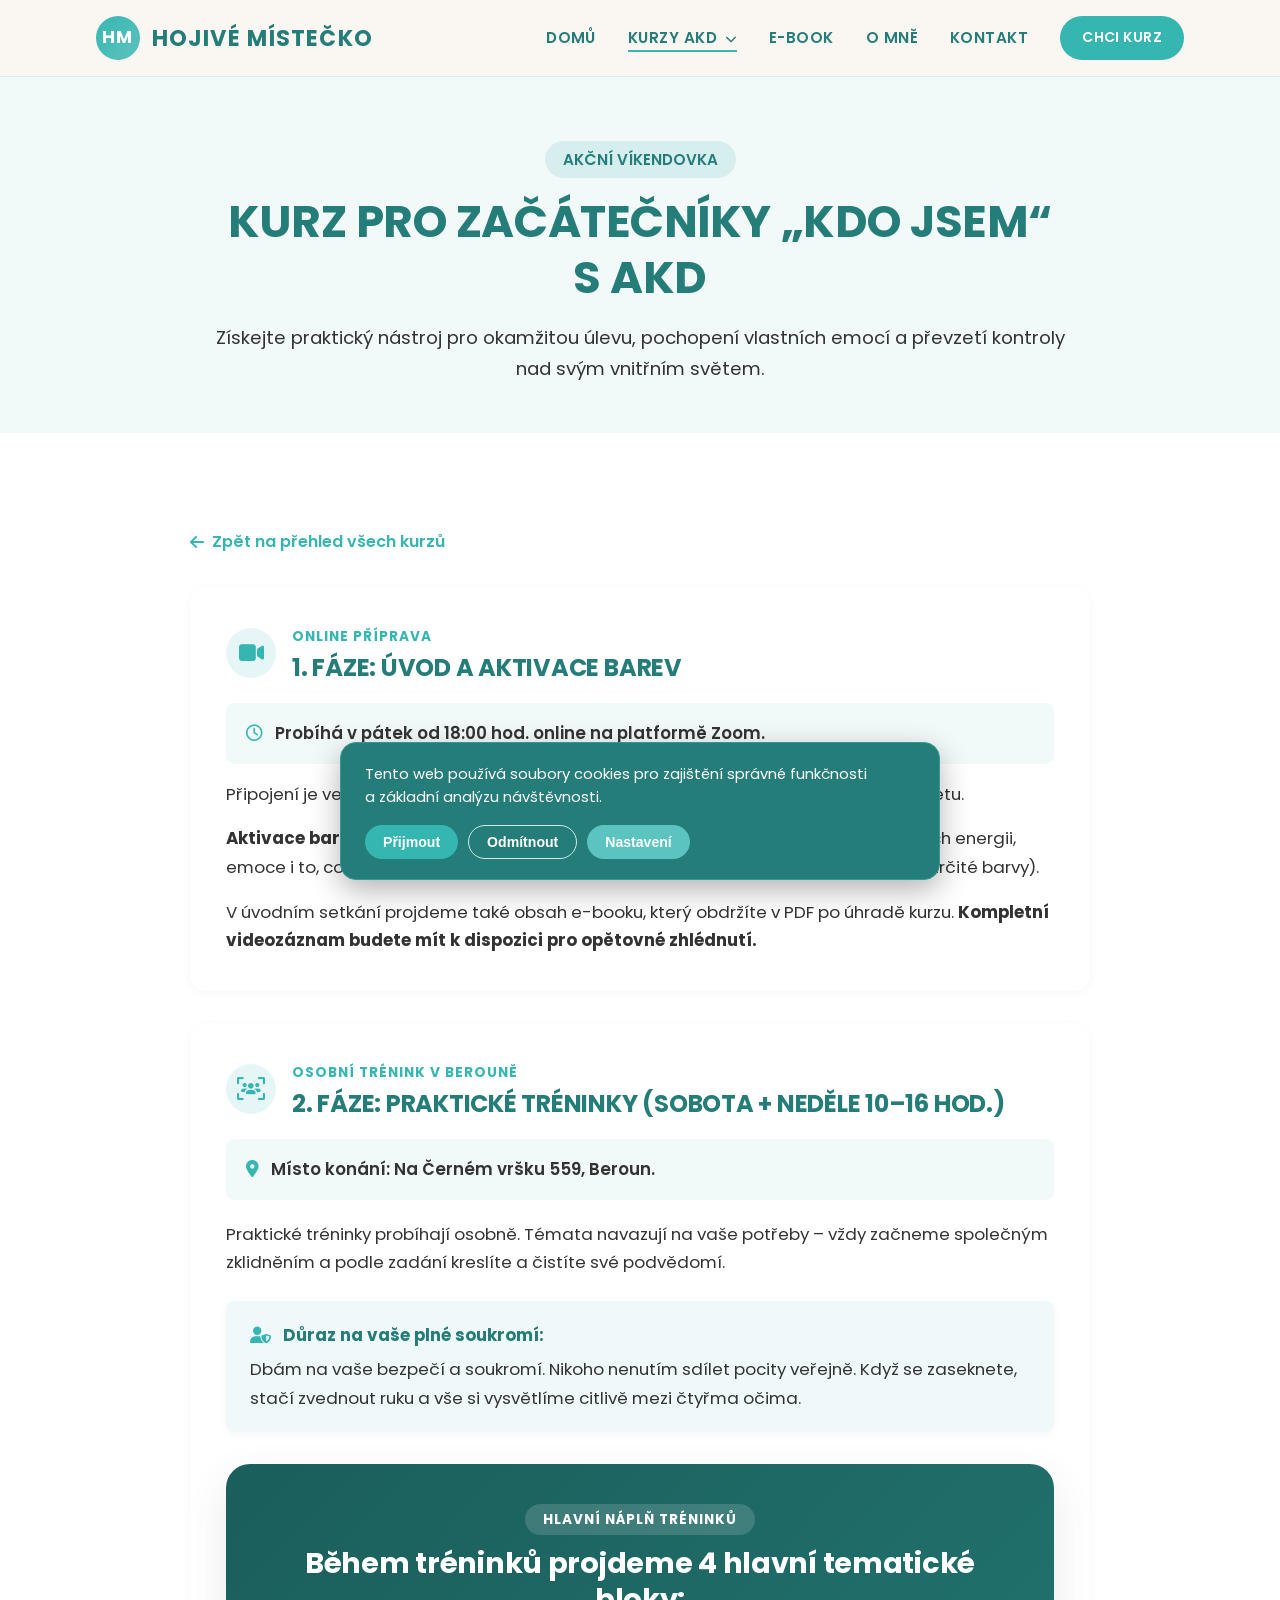
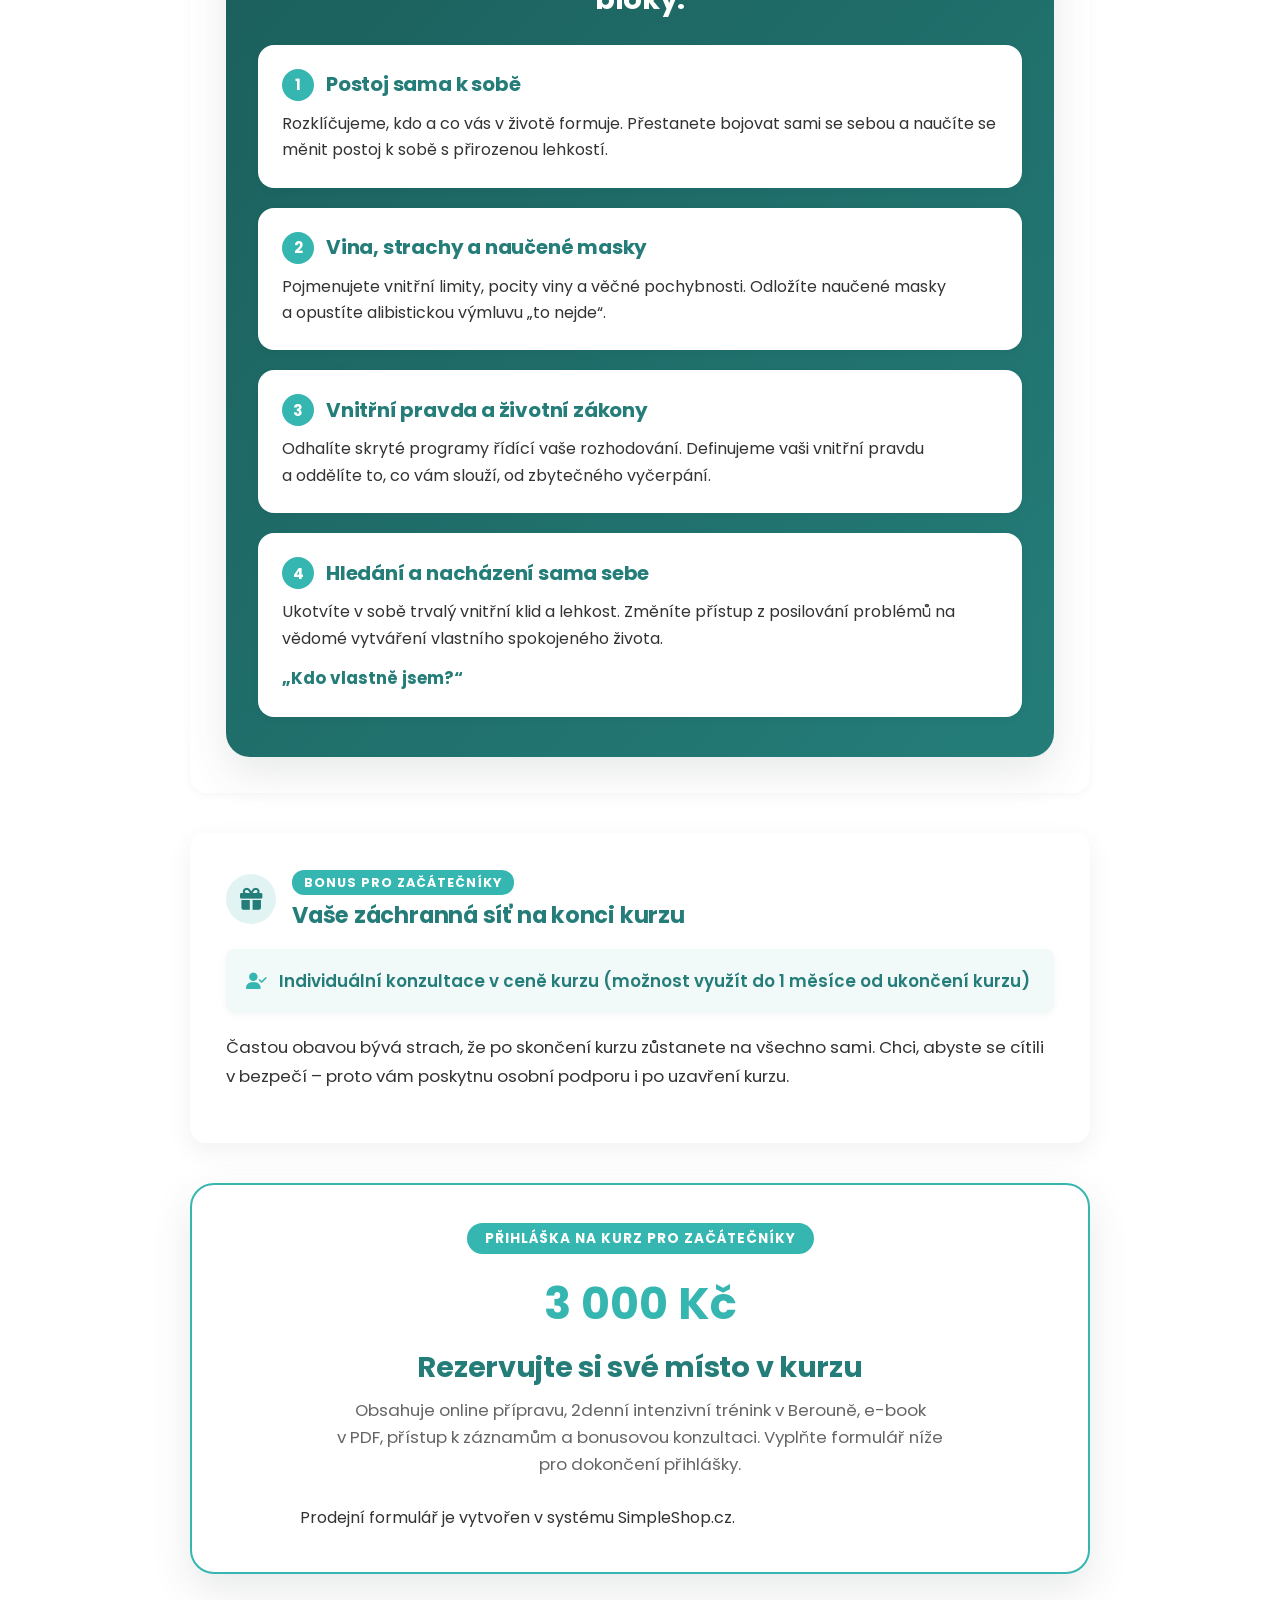
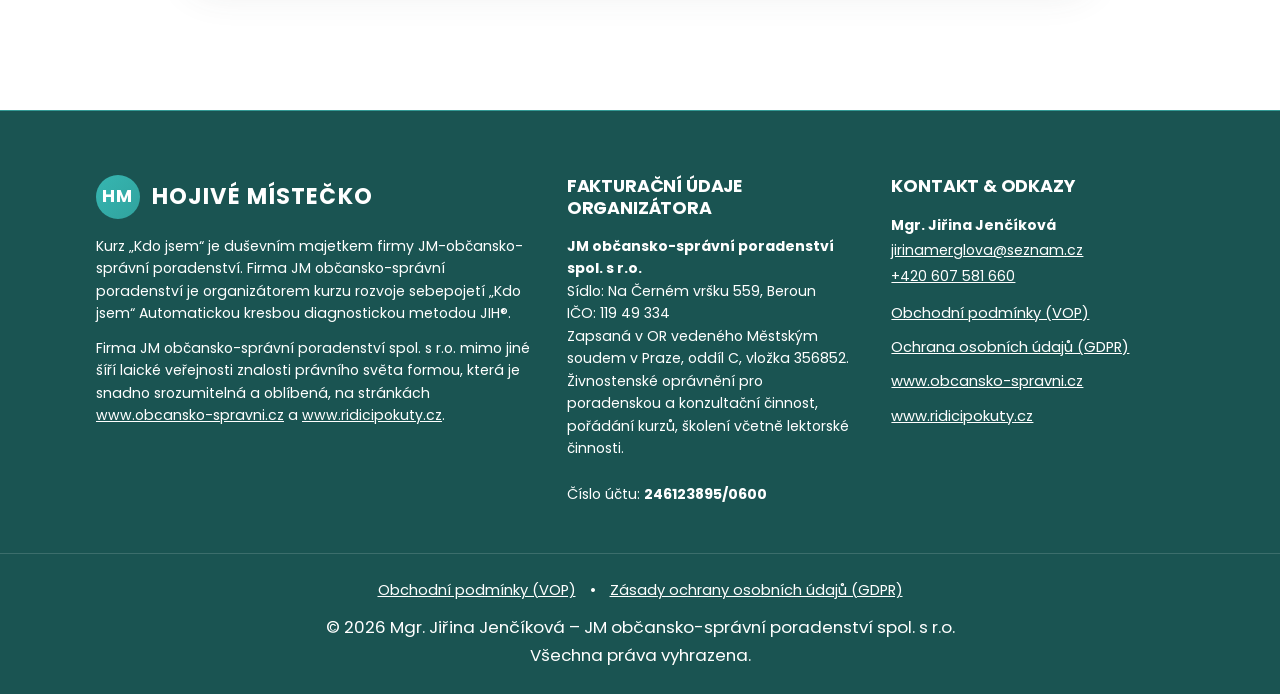
<file: kurz-zacatecnici.html>
<!DOCTYPE html>
<html lang="cs">
<head>
  <meta charset="UTF-8">
  <meta name="viewport" content="width=device-width, initial-scale=1.0">
  <title>Kurz pro začátečníky „Kdo jsem“ s&nbsp;AKD | Hojivé Místečko</title>
  <meta name="description" content="Víkendový kurz Automatické kresby diagnostické pro začátečníky. Úvod, aktivace barev online a praktický trénink v Berouně s Mgr. Jiřinou Jenčíkovou.">
  <link rel="canonical" href="https://hojivemistecko.cz/kurz-zacatecnici">
  
  <link rel="icon" type="image/svg+xml" href="favicon.svg">
  <link rel="stylesheet" href="https://cdnjs.cloudflare.com/ajax/libs/font-awesome/6.4.0/css/all.min.css">
  <link rel="stylesheet" href="css/style.css?v=20261105b">
</head>
<body>

  <!-- Cookie Bar -->
  <div id="cookieBar" class="cookie-bar hidden">
    <p>Tento web používá soubory cookies pro zajištění správné funkčnosti a&nbsp;základní analýzu návštěvnosti.</p>
    <div class="cookie-actions">
      <button id="cookieAccept" class="cookie-btn cookie-accept">Přijmout</button>
      <button id="cookieReject" class="cookie-btn cookie-reject">Odmítnout</button>
      <button id="cookieSettings" class="cookie-btn cookie-settings">Nastavení</button>
    </div>
  </div>

  <!-- Header -->
  <header class="header">
    <div class="container">
      <a href="/" class="logo" aria-label="Hojivé Místečko úvodní stránka">
        <div class="logo-badge">HM</div>
        <span>HOJIVÉ MÍSTEČKO</span>
      </a>

      <button id="mobileToggle" class="mobile-toggle" aria-label="Otevřít menu" aria-expanded="false">
        <i class="fas fa-bars"></i>
      </button>

      <ul id="navMenu" class="nav-menu">
        <li><a href="/" class="nav-link">Domů</a></li>
        <li class="nav-item-dropdown">
          <a href="o-kurzech" class="nav-link dropdown-toggle active">
            Kurzy AKD <i class="fas fa-chevron-down" style="font-size: 0.75em; margin-left: 4px;"></i>
          </a>
          <ul class="dropdown-menu">
            <li><a href="o-kurzech#moje-kurzy" class="dropdown-item">Přehled všech kurzů</a></li>
            <li><a href="kurz-zacatecnici" class="dropdown-item active">Pro začátečníky</a></li>
            <li><a href="kurz-pokrocili" class="dropdown-item">Pro pokročilé</a></li>
            <li><a href="kurz-osobni-vedeni" class="dropdown-item">Osobní vedení</a></li>
          </ul>
        </li>
        <li><a href="ebook" class="nav-link">E-book</a></li>
        <li><a href="o-mne" class="nav-link">O mně</a></li>
        <li><a href="kontakt" class="nav-link">Kontakt</a></li>
        <li><a href="o-kurzech#moje-kurzy" class="btn btn-accent" style="padding: 8px 20px; font-size: 0.88rem;">Chci kurz</a></li>
      </ul>
    </div>
  </header>

  <!-- Hero / Header Section -->
  <section class="section-padding" style="background-color: var(--bg-alt); text-align: center; padding-top: var(--space-8); padding-bottom: var(--space-7);">
    <div class="container">
      <div style="max-width: 860px; margin: 0 auto;">
        <span style="display: inline-block; background: rgba(54, 182, 177, 0.15); color: var(--primary-dark); font-weight: 600; padding: 6px 18px; border-radius: 20px; font-size: 0.95rem; margin-bottom: 16px;">
          AKČNÍ VÍKENDOVKA
        </span>
        <h1 style="color: var(--primary-dark); font-size: clamp(1.8rem, 4vw, 2.8rem); margin-bottom: 16px; font-weight: 700;">
          Kurz pro začátečníky „Kdo jsem“ s&nbsp;AKD
        </h1>
        <p style="margin: 0 auto; font-size: 1.15rem; line-height: 1.7; color: var(--text-main); max-width: none;">
          Získejte praktický nástroj pro okamžitou úlevu, pochopení vlastních emocí a&nbsp;převzetí kontroly nad svým vnitřním světem.
        </p>
      </div>
    </div>
  </section>

  <!-- Main Content -->
  <section class="section-padding" style="background-color: var(--bg-main);">
    <div class="container">
      <div style="max-width: 900px; margin: 0 auto;">

        <!-- Back Link -->
        <a href="o-kurzech#moje-kurzy" style="display: inline-flex; align-items: center; gap: 8px; color: var(--accent); font-weight: 600; text-decoration: none; margin-bottom: 32px;">
          <i class="fas fa-arrow-left"></i> Zpět na přehled všech kurzů
        </a>

        <!-- Phase 1 Card (Clean borderless design) -->
        <div style="background: #ffffff; border-radius: var(--radius-md); padding: 36px; box-shadow: var(--shadow-sm); margin-bottom: 32px;">
          <div style="display: flex; align-items: center; gap: 16px; margin-bottom: 20px;">
            <div style="width: 50px; height: 50px; background: rgba(54, 182, 177, 0.12); color: var(--accent); border-radius: 50%; display: flex; align-items: center; justify-content: center; font-size: 1.4rem; flex-shrink: 0;">
              <i class="fas fa-video"></i>
            </div>
            <div>
              <span style="color: var(--accent); font-size: 0.85rem; font-weight: 700; text-transform: uppercase; letter-spacing: 1px;">ONLINE PŘÍPRAVA</span>
              <h2 style="color: var(--primary-dark); font-size: 1.5rem; margin: 4px 0 0;">1. Fáze: Úvod a&nbsp;aktivace barev</h2>
            </div>
          </div>

          <div style="display: grid; gap: 16px; color: var(--text-main); font-size: 1.05rem; line-height: 1.7;">
            <p style="background: var(--bg-alt); padding: 16px 20px; border-radius: var(--radius-sm); font-weight: 600; margin: 0; max-width: none;">
              <i class="far fa-clock" style="color: var(--accent); margin-right: 8px;"></i> Probíhá v&nbsp;pátek od 18:00 hod. online na platformě Zoom.
            </p>
            <p style="max-width: none;">
              Připojení je velmi snadné. Provedu vás jím s&nbsp;lehkostí, stačí vám pouze přístup k&nbsp;internetu.
            </p>
            <p style="max-width: none;">
              <strong>Aktivace barev:</strong> Naučíme se postupně významy každé ze&nbsp;7&nbsp;pastelek. Navnímáte jejich energii, emoce i&nbsp;to, co vám kresba odhaluje (např. co znamenají ostré tahy nebo vynechání určité barvy).
            </p>
            <p style="max-width: none;">
              V&nbsp;úvodním setkání projdeme také obsah e-booku, který obdržíte v&nbsp;PDF po úhradě kurzu. <strong>Kompletní videozáznam budete mít k&nbsp;dispozici pro opětovné zhlédnutí.</strong>
            </p>
          </div>
        </div>

        <!-- Phase 2 Card (Clean borderless design) -->
        <div style="background: #ffffff; border-radius: var(--radius-md); padding: 36px; box-shadow: var(--shadow-sm); margin-bottom: 40px;">
          <div style="display: flex; align-items: center; gap: 16px; margin-bottom: 20px;">
            <div style="width: 50px; height: 50px; background: rgba(54, 182, 177, 0.12); color: var(--accent); border-radius: 50%; display: flex; align-items: center; justify-content: center; font-size: 1.4rem; flex-shrink: 0;">
              <i class="fas fa-users-viewfinder"></i>
            </div>
            <div>
              <span style="color: var(--accent); font-size: 0.85rem; font-weight: 700; text-transform: uppercase; letter-spacing: 1px;">OSOBNÍ TRÉNINK V&nbsp;BEROUNĚ</span>
              <h2 style="color: var(--primary-dark); font-size: 1.5rem; margin: 4px 0 0;">2. Fáze: Praktické tréninky (sobota + neděle 10–16 hod.)</h2>
            </div>
          </div>

          <div style="color: var(--text-main); font-size: 1.05rem; line-height: 1.7;">
            <p style="background: var(--bg-alt); padding: 16px 20px; border-radius: var(--radius-sm); font-weight: 600; margin-bottom: 20px; max-width: none;">
              <i class="fas fa-location-dot" style="color: var(--accent); margin-right: 8px;"></i> Místo konání: Na Černém vršku 559, Beroun.
            </p>
            <p style="margin-bottom: 24px; max-width: none;">
              Praktické tréninky probíhají osobně. Témata navazují na vaše potřeby – vždy začneme společným zklidněním a&nbsp;podle zadání kreslíte a&nbsp;čistíte své podvědomí.
            </p>

            <div style="background: rgba(54, 182, 177, 0.08); padding: 20px 24px; border-radius: var(--radius-sm); box-shadow: var(--shadow-sm); margin-bottom: 32px;">
              <strong style="color: var(--primary-dark); display: block; margin-bottom: 6px;">
                <i class="fas fa-user-shield" style="color: var(--accent); margin-right: 8px;"></i> Důraz na vaše plné soukromí:
              </strong>
              <span style="max-width: none; display: block;">Dbám na vaše bezpečí a&nbsp;soukromí. Nikoho nenutím sdílet pocity veřejně. Když se zaseknete, stačí zvednout ruku a&nbsp;vše si vysvětlíme citlivě mezi čtyřma očima.</span>
            </div>

            <!-- Prominent 4 Thematic Blocks Box -->
            <div style="background: linear-gradient(135deg, #1B5E5B, #247D79); border-radius: var(--radius-lg); padding: 40px 32px; box-shadow: var(--shadow-lg); color: #ffffff; margin-top: 32px;">
              <div style="text-align: center; margin-bottom: 28px;">
                <span style="background: rgba(255, 255, 255, 0.15); color: #ffffff; padding: 6px 18px; border-radius: 20px; font-size: 0.85rem; font-weight: 700; letter-spacing: 1px; text-transform: uppercase;">HLAVNÍ NÁPLŇ TRÉNINKŮ</span>
                <h3 style="color: #ffffff; font-size: clamp(1.4rem, 3vw, 1.8rem); font-weight: 700; margin-top: 12px; margin-bottom: 0;">
                  Během tréninků projdeme 4 hlavní tematické bloky:
                </h3>
              </div>

              <div style="display: grid; gap: 20px;">
                
                <!-- Block 1 -->
                <div style="background: #ffffff; color: var(--text-main); padding: 24px; border-radius: var(--radius-md); box-shadow: var(--shadow-sm);">
                  <h4 style="color: var(--primary-dark); font-size: 1.25rem; margin-bottom: 10px; font-weight: 700; display: flex; align-items: center; gap: 12px;">
                    <span style="background: var(--accent); color: #ffffff; width: 32px; height: 32px; border-radius: 50%; display: inline-flex; align-items: center; justify-content: center; font-size: 0.95rem; font-weight: 700; flex-shrink: 0;">1</span>
                    Postoj sama k&nbsp;sobě
                  </h4>
                  <p style="margin: 0; font-size: 1rem; line-height: 1.65; color: var(--text-main); max-width: none;">
                    Rozklíčujeme, kdo a&nbsp;co vás v&nbsp;životě formuje. Přestanete bojovat sami se sebou a&nbsp;naučíte se měnit postoj k&nbsp;sobě s&nbsp;přirozenou lehkostí.
                  </p>
                </div>

                <!-- Block 2 -->
                <div style="background: #ffffff; color: var(--text-main); padding: 24px; border-radius: var(--radius-md); box-shadow: var(--shadow-sm);">
                  <h4 style="color: var(--primary-dark); font-size: 1.25rem; margin-bottom: 10px; font-weight: 700; display: flex; align-items: center; gap: 12px;">
                    <span style="background: var(--accent); color: #ffffff; width: 32px; height: 32px; border-radius: 50%; display: inline-flex; align-items: center; justify-content: center; font-size: 0.95rem; font-weight: 700; flex-shrink: 0;">2</span>
                    Vina, strachy a&nbsp;naučené masky
                  </h4>
                  <p style="margin: 0; font-size: 1rem; line-height: 1.65; color: var(--text-main); max-width: none;">
                    Pojmenujete vnitřní limity, pocity viny a&nbsp;věčné pochybnosti. Odložíte naučené masky a&nbsp;opustíte alibistickou výmluvu „to nejde“.
                  </p>
                </div>

                <!-- Block 3 -->
                <div style="background: #ffffff; color: var(--text-main); padding: 24px; border-radius: var(--radius-md); box-shadow: var(--shadow-sm);">
                  <h4 style="color: var(--primary-dark); font-size: 1.25rem; margin-bottom: 10px; font-weight: 700; display: flex; align-items: center; gap: 12px;">
                    <span style="background: var(--accent); color: #ffffff; width: 32px; height: 32px; border-radius: 50%; display: inline-flex; align-items: center; justify-content: center; font-size: 0.95rem; font-weight: 700; flex-shrink: 0;">3</span>
                    Vnitřní pravda a&nbsp;životní zákony
                  </h4>
                  <p style="margin: 0; font-size: 1rem; line-height: 1.65; color: var(--text-main); max-width: none;">
                    Odhalíte skryté programy řídící vaše rozhodování. Definujeme vaši vnitřní pravdu a&nbsp;oddělíte to, co vám slouží, od zbytečného vyčerpání.
                  </p>
                </div>

                <!-- Block 4 -->
                <div style="background: #ffffff; color: var(--text-main); padding: 24px; border-radius: var(--radius-md); box-shadow: var(--shadow-sm);">
                  <h4 style="color: var(--primary-dark); font-size: 1.25rem; margin-bottom: 10px; font-weight: 700; display: flex; align-items: center; gap: 12px;">
                    <span style="background: var(--accent); color: #ffffff; width: 32px; height: 32px; border-radius: 50%; display: inline-flex; align-items: center; justify-content: center; font-size: 0.95rem; font-weight: 700; flex-shrink: 0;">4</span>
                    Hledání a&nbsp;nacházení sama sebe
                  </h4>
                  <p style="margin: 0 0 12px; font-size: 1rem; line-height: 1.65; color: var(--text-main); max-width: none;">
                    Ukotvíte v&nbsp;sobě trvalý vnitřní klid a&nbsp;lehkost. Změníte přístup z&nbsp;posilování problémů na vědomé vytváření vlastního spokojeného života.
                  </p>
                  <p style="margin: 0; font-size: 1.05rem; font-weight: 700; color: var(--primary-dark);">
                    „Kdo vlastně jsem?“
                  </p>
                </div>

              </div>
            </div>
          </div>
        </div>

        <!-- Bonus Section -->
        <div style="background: #ffffff; border-radius: var(--radius-md); padding: 36px; box-shadow: var(--shadow-md); margin-bottom: 40px; margin-top: 40px;">
          <div style="display: flex; align-items: center; gap: 16px; margin-bottom: 20px;">
            <div style="width: 50px; height: 50px; background: rgba(54, 182, 177, 0.15); color: var(--primary-dark); border-radius: 50%; display: flex; align-items: center; justify-content: center; font-size: 1.4rem; flex-shrink: 0;">
              <i class="fas fa-gift"></i>
            </div>
            <div>
              <span style="background: var(--accent); color: #ffffff; font-size: 0.8rem; font-weight: 700; padding: 4px 12px; border-radius: 12px; text-transform: uppercase; letter-spacing: 1px;">BONUS PRO ZAČÁTEČNÍKY</span>
              <h3 style="color: var(--primary-dark); font-size: 1.4rem; margin: 6px 0 0; font-weight: 700;">
                Vaše záchranná síť na konci kurzu
              </h3>
            </div>
          </div>

          <div style="font-size: 1.05rem; line-height: 1.7; color: var(--text-main);">
            <div style="background: var(--bg-alt); padding: 18px 20px; border-radius: var(--radius-sm); box-shadow: var(--shadow-sm); font-weight: 600; color: var(--primary-dark); margin-bottom: 20px;">
              <i class="fas fa-user-check" style="color: var(--accent); margin-right: 8px;"></i>
              Individuální konzultace v&nbsp;ceně kurzu (možnost využít do 1 měsíce od ukončení kurzu)
            </div>

            <p style="margin-bottom: 16px; max-width: none;">
              Častou obavou bývá strach, že po skončení kurzu zůstanete na všechno sami. Chci, abyste se cítili v&nbsp;bezpečí – proto vám poskytnu osobní podporu i&nbsp;po uzavření kurzu.
            </p>
          </div>
        </div>

        <!-- Pricing & SimpleShop Checkout Section -->
        <div id="objednavka" style="background: #ffffff; border-radius: var(--radius-lg); padding: 40px 32px; border: 2px solid var(--accent); box-shadow: var(--shadow-lg); margin-bottom: 40px; margin-top: 40px;">
          <div style="text-align: center; margin-bottom: 28px;">
            <span style="background: var(--accent); color: #ffffff; font-size: 0.85rem; font-weight: 700; padding: 6px 18px; border-radius: 20px; text-transform: uppercase; letter-spacing: 1px;">
              PŘIHLÁŠKA NA KURZ PRO ZAČÁTEČNÍKY
            </span>
            <div style="margin: 16px 0 8px; font-size: 2.8rem; font-weight: 700; color: var(--accent);">
              3 000 Kč
            </div>
            <h3 style="color: var(--primary-dark); font-size: clamp(1.4rem, 3vw, 1.8rem); margin: 8px 0 12px; font-weight: 700;">
              Rezervujte si své místo v&nbsp;kurzu
            </h3>
            <p style="color: var(--text-muted); font-size: 1.05rem; margin: 0 auto; max-width: 620px; line-height: 1.6;">
              Obsahuje online přípravu, 2denní intenzivní trénink v&nbsp;Berouně, e-book v&nbsp;PDF, přístup k&nbsp;záznamům a&nbsp;bonusovou konzultaci. Vyplňte formulář níže pro dokončení přihlášky.
            </p>
          </div>

          <!-- SimpleShop Form Integration -->
          <div style="max-width: 680px; margin: 0 auto;">
            <!-- www.SimpleShop.cz form#0Mb9J start -->
            <div data-SimpleShopForm="0Mb9J"><div>Prodejní formulář je vytvořen v&nbsp;systému <a href="https://www.simpleshop.cz/?utm_source=simpleshop&utm_medium=form&utm_campaign=33255" target="_blank">SimpleShop.cz</a>.</div></div>
            <script>
             (function(i, s, o, g, r, a, m){
              i[r] = i[r] || function(){
               (i[r].q = i[r].q || []).push(arguments)
              }, i[r].l = 1 * new Date();
              a = s.createElement(o),
              m = s.getElementsByTagName(o)[0];
              a.async = 1;
              a.src = g;
              m.parentNode.insertBefore(a, m)
             })(window, document, "script", "https://form.simpleshop.cz/prj/js/SimpleShopService.js", "sss");
             sss("createForm", "0Mb9J");
            </script>
            <!-- www.SimpleShop.cz form#0Mb9J end -->
          </div>
        </div>

      </div>
    </div>
  </section>

  <!-- Footer -->
  <footer class="footer">
    <div class="container">
      <div class="footer-grid">
        <div>
          <div class="logo" style="margin-bottom: var(--space-4);">
            <div class="logo-badge">HM</div>
            <span>HOJIVÉ MÍSTEČKO</span>
          </div>
          <p style="font-size: 0.88rem; margin-bottom: 12px; line-height: 1.6;">
            Kurz „Kdo jsem“ je duševním majetkem firmy JM-občansko-správní poradenství. Firma JM občansko-správní poradenství je organizátorem kurzu rozvoje sebepojetí „Kdo jsem“ Automatickou kresbou diagnostickou metodou JIH®.
          </p>
          <p style="font-size: 0.88rem; line-height: 1.6;">
            Firma JM občansko-správní poradenství spol. s&nbsp;r.o. mimo jiné šíří laické veřejnosti znalosti právního světa formou, která je snadno srozumitelná a&nbsp;oblíbená, na stránkách <a href="https://www.obcansko-spravni.cz" target="_blank" rel="noopener" style="color: #ffffff; text-decoration: underline;">www.obcansko-spravni.cz</a> a&nbsp;<a href="https://www.ridicipokuty.cz" target="_blank" rel="noopener" style="color: #ffffff; text-decoration: underline;">www.ridicipokuty.cz</a>.
          </p>
        </div>

        <div>
          <h4>Fakturační údaje organizátora</h4>
          <p style="font-size: 0.88rem; line-height: 1.6;">
            <strong>JM občansko-správní poradenství spol. s&nbsp;r.o.</strong><br>
            Sídlo: Na Černém vršku 559, Beroun<br>
            IČO: 119 49 334<br>
            Zapsaná v&nbsp;OR vedeného Městským soudem v&nbsp;Praze, oddíl C, vložka 356852.<br>
            Živnostenské oprávnění pro poradenskou a&nbsp;konzultační činnost, pořádání kurzů, školení včetně lektorské činnosti.<br><br>
            Číslo účtu: <strong>246123895/0600</strong>
          </p>
        </div>

        <div>
          <h4>Kontakt & Odkazy</h4>
          <p style="font-size: 0.88rem; margin-bottom: 12px; line-height: 1.8;">
            <strong>Mgr. Jiřina Jenčíková</strong><br>
            <a href="mailto:jirinamerglova@seznam.cz" style="color: #ffffff; text-decoration: underline;">jirinamerglova@seznam.cz</a><br>
            <a href="tel:+420607581660" style="color: #ffffff; text-decoration: underline;">+420 607 581 660</a>
          </p>
          <ul class="footer-links" style="margin-top: 12px;">
            <li><a href="Prilohy/obchodni-podminky.pdf" target="_blank" rel="noopener" style="color: #ffffff; text-decoration: underline;">Obchodní podmínky (VOP)</a></li>
            <li><a href="Prilohy/ochrana-osobnich-udaju.pdf" target="_blank" rel="noopener" style="color: #ffffff; text-decoration: underline;">Ochrana osobních údajů (GDPR)</a></li>
            <li><a href="https://www.obcansko-spravni.cz" target="_blank" rel="noopener" style="color: #ffffff; text-decoration: underline;">www.obcansko-spravni.cz</a></li>
            <li><a href="https://www.ridicipokuty.cz" target="_blank" rel="noopener" style="color: #ffffff; text-decoration: underline;">www.ridicipokuty.cz</a></li>
          </ul>
        </div>
      </div>
    </div>

    <div class="footer-bottom">
      <div class="footer-legal-links">
        <a href="Prilohy/obchodni-podminky.pdf" target="_blank" rel="noopener">Obchodní podmínky (VOP)</a>
        <span class="sep">&bull;</span>
        <a href="Prilohy/ochrana-osobnich-udaju.pdf" target="_blank" rel="noopener">Zásady ochrany osobních údajů (GDPR)</a>
      </div>
      <p>&copy; 2026 Mgr. Jiřina Jenčíková – JM občansko-správní poradenství spol. s&nbsp;r.o.<br>Všechna práva vyhrazena.</p>
    </div>
  </footer>

  <script src="js/script.js?v=20261105b"></script>
</body>
</html>
</file>
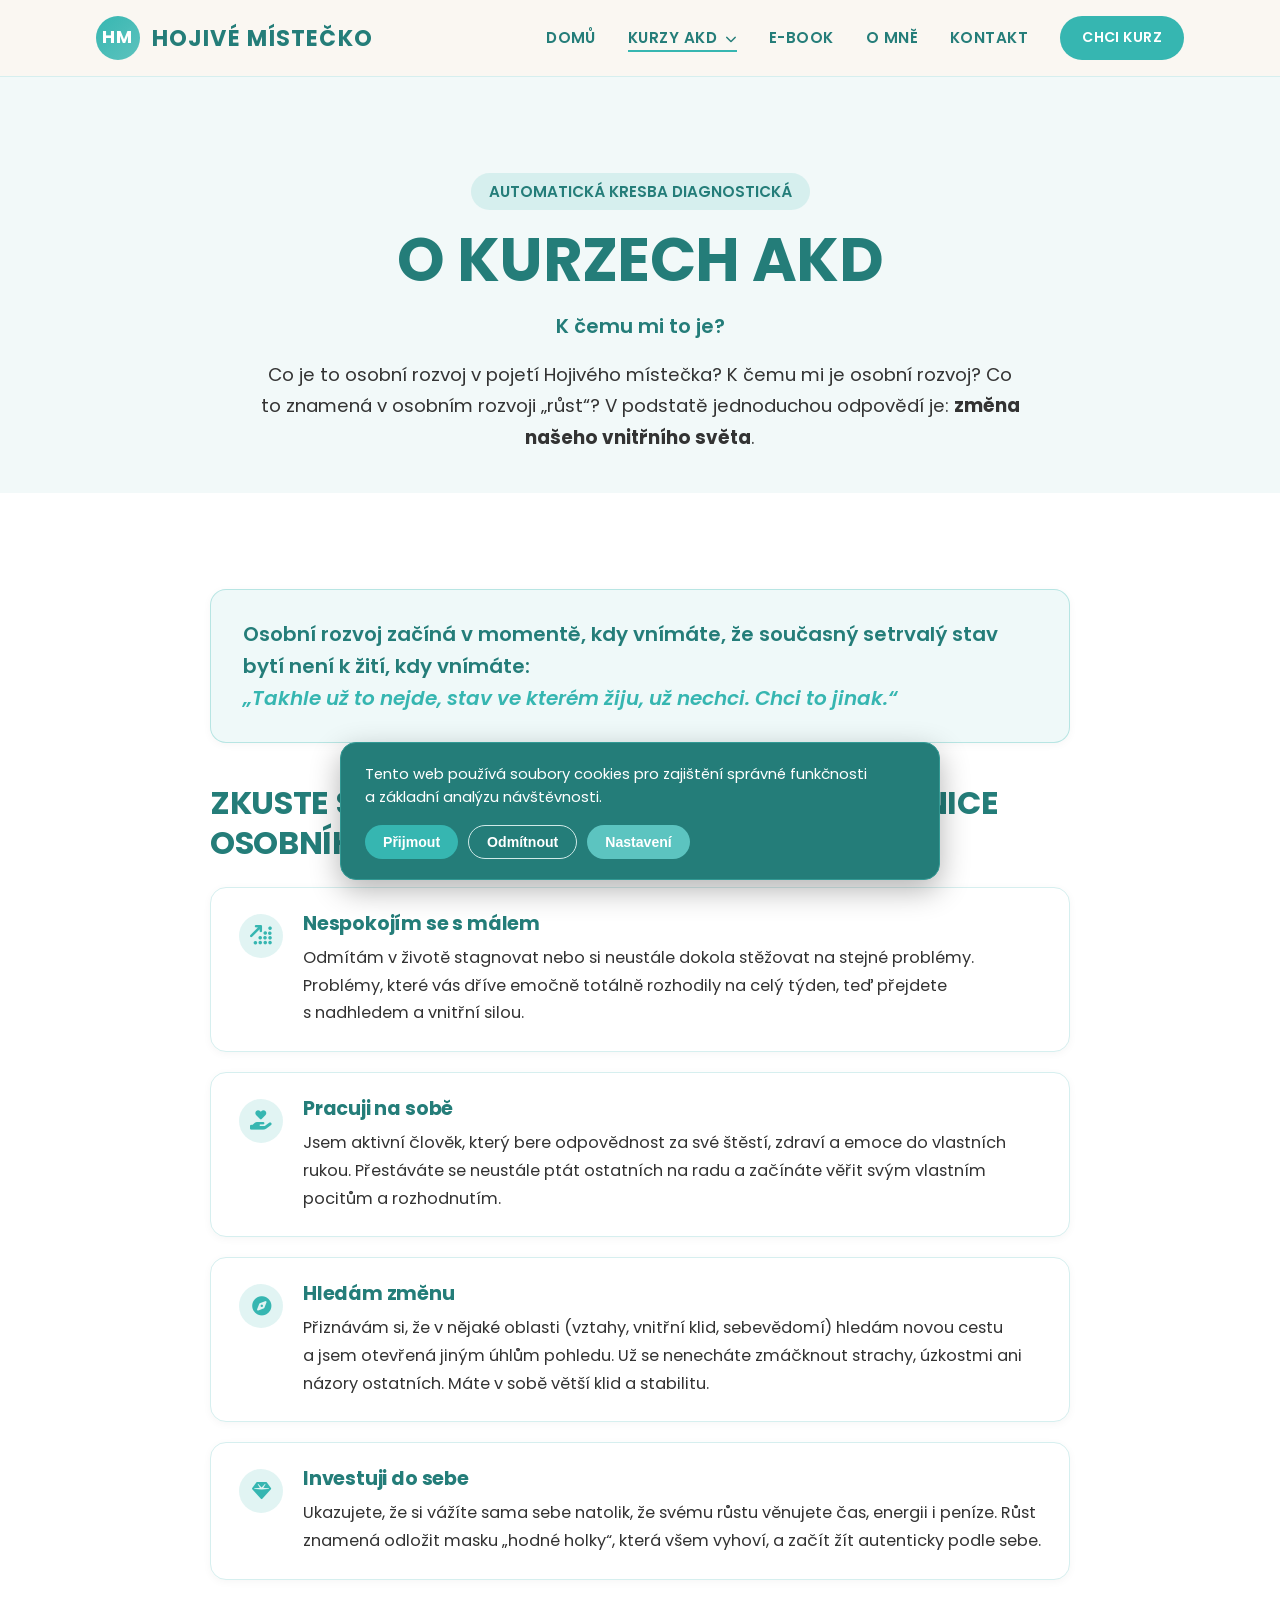
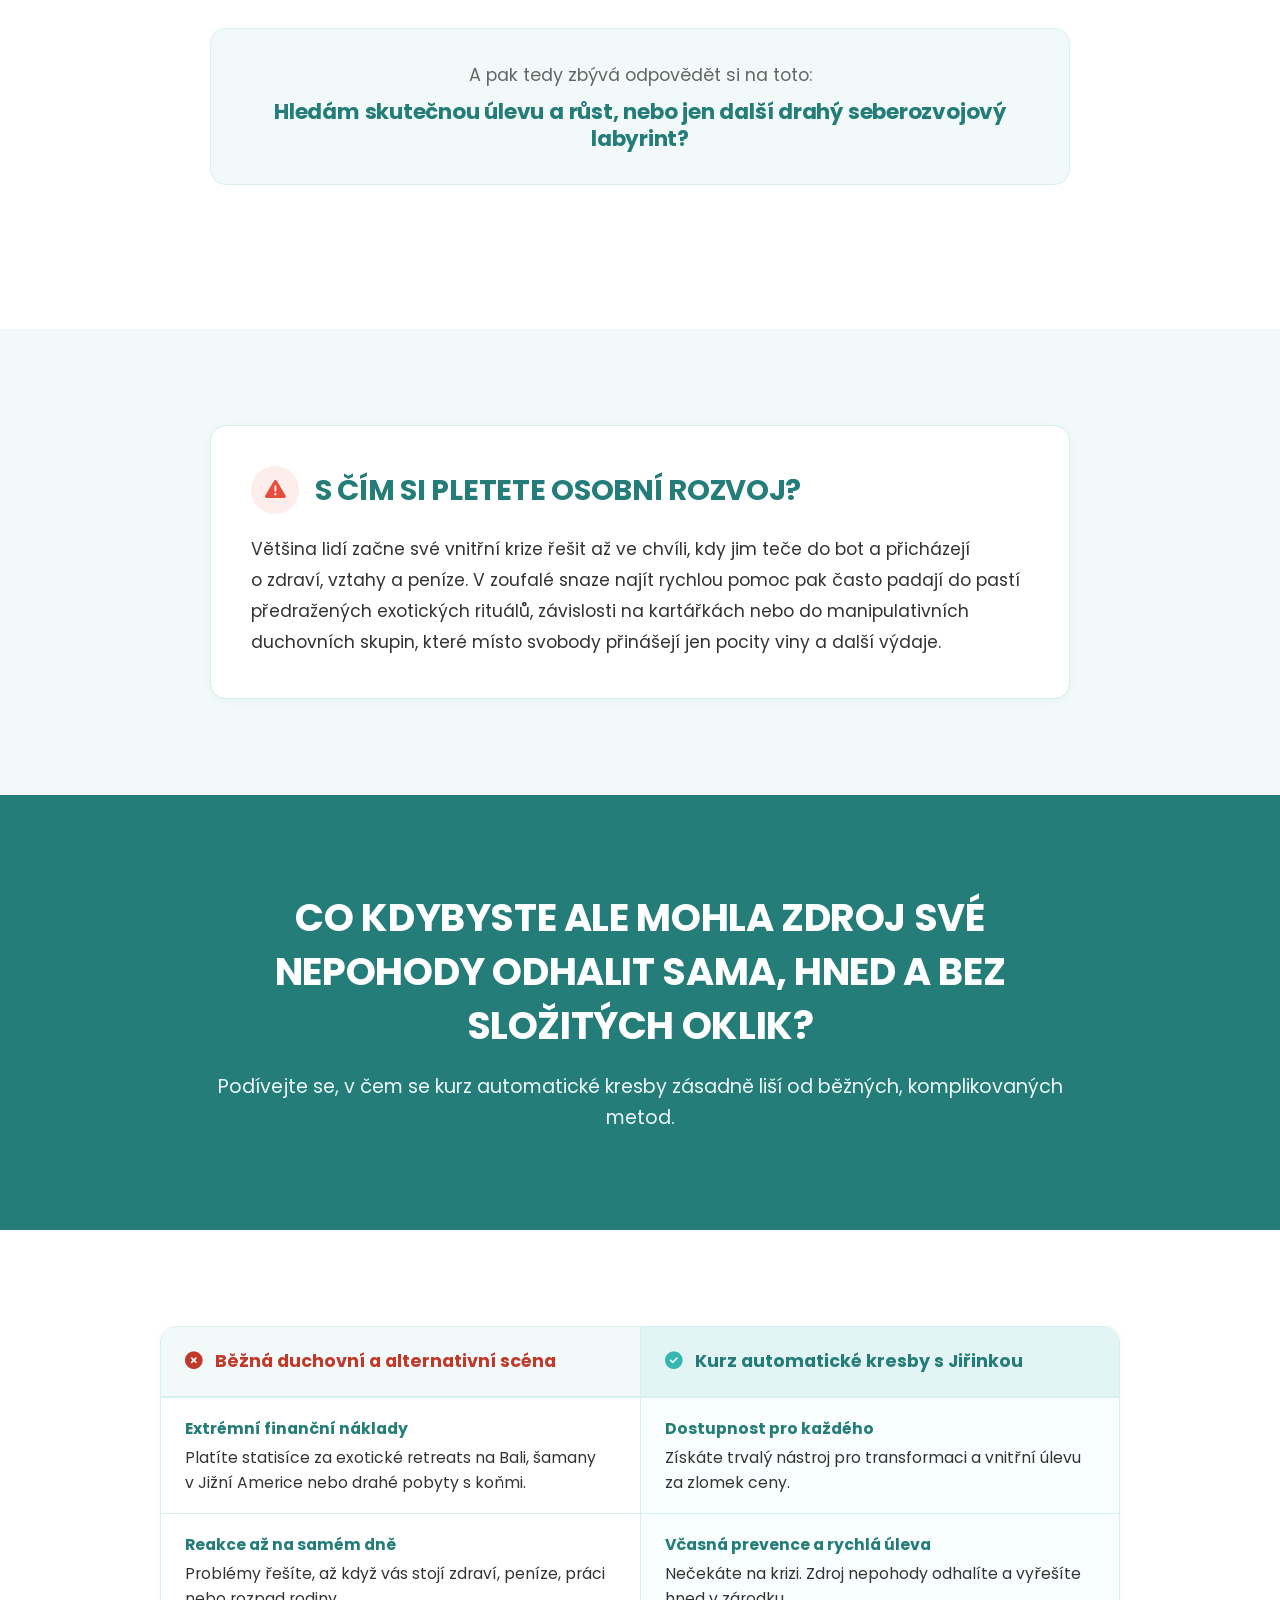
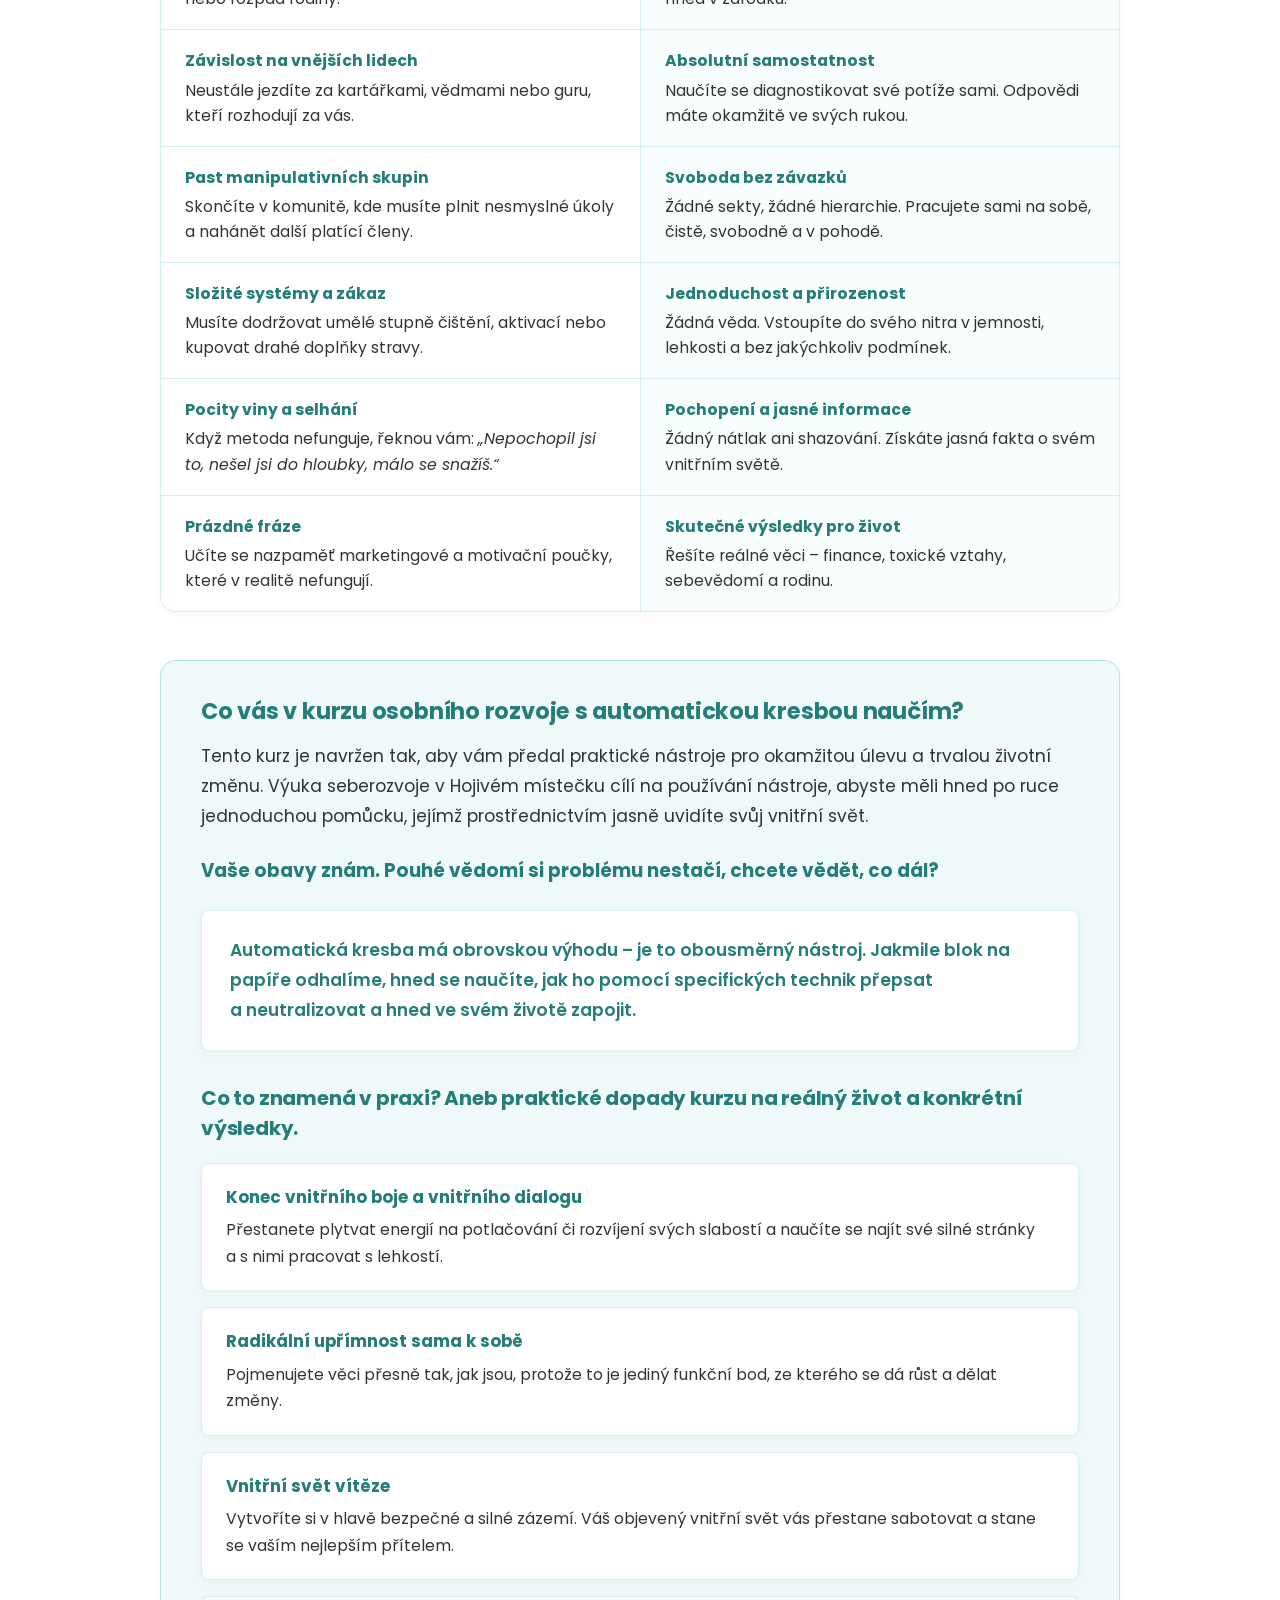
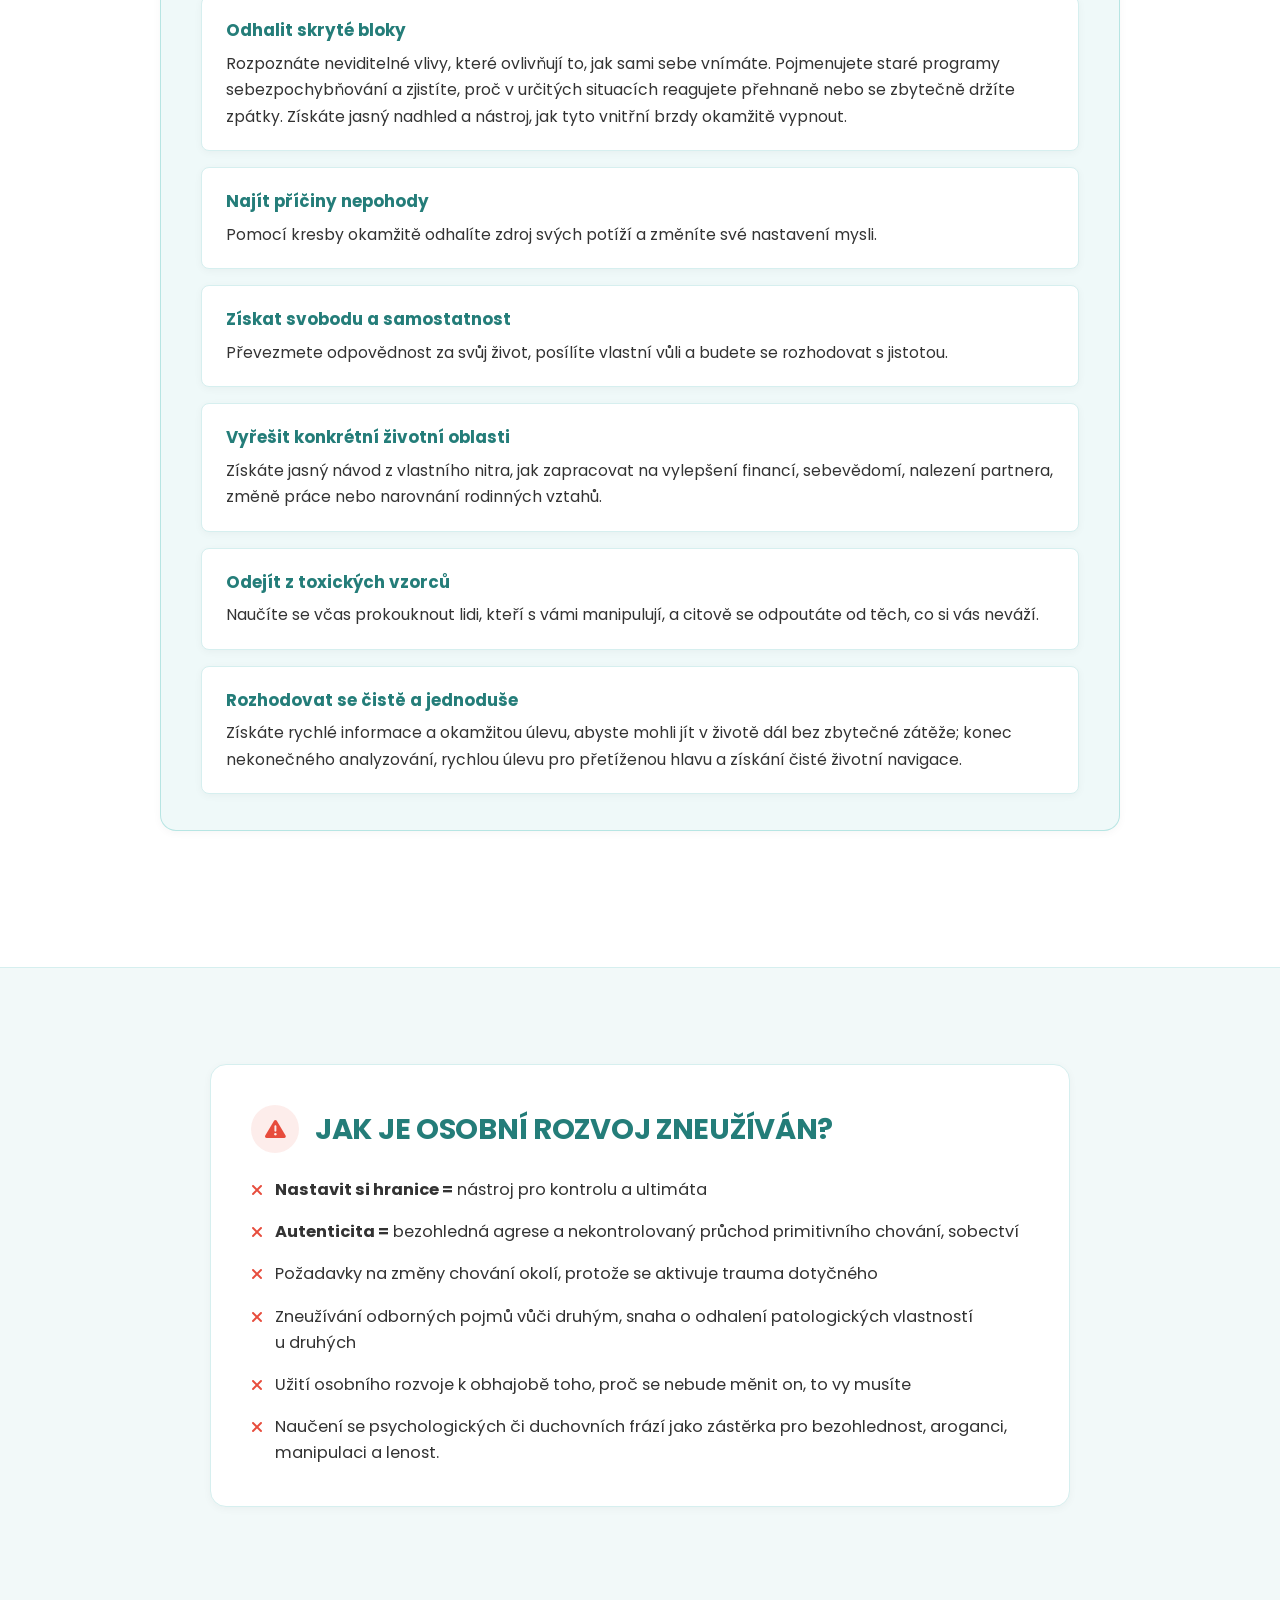
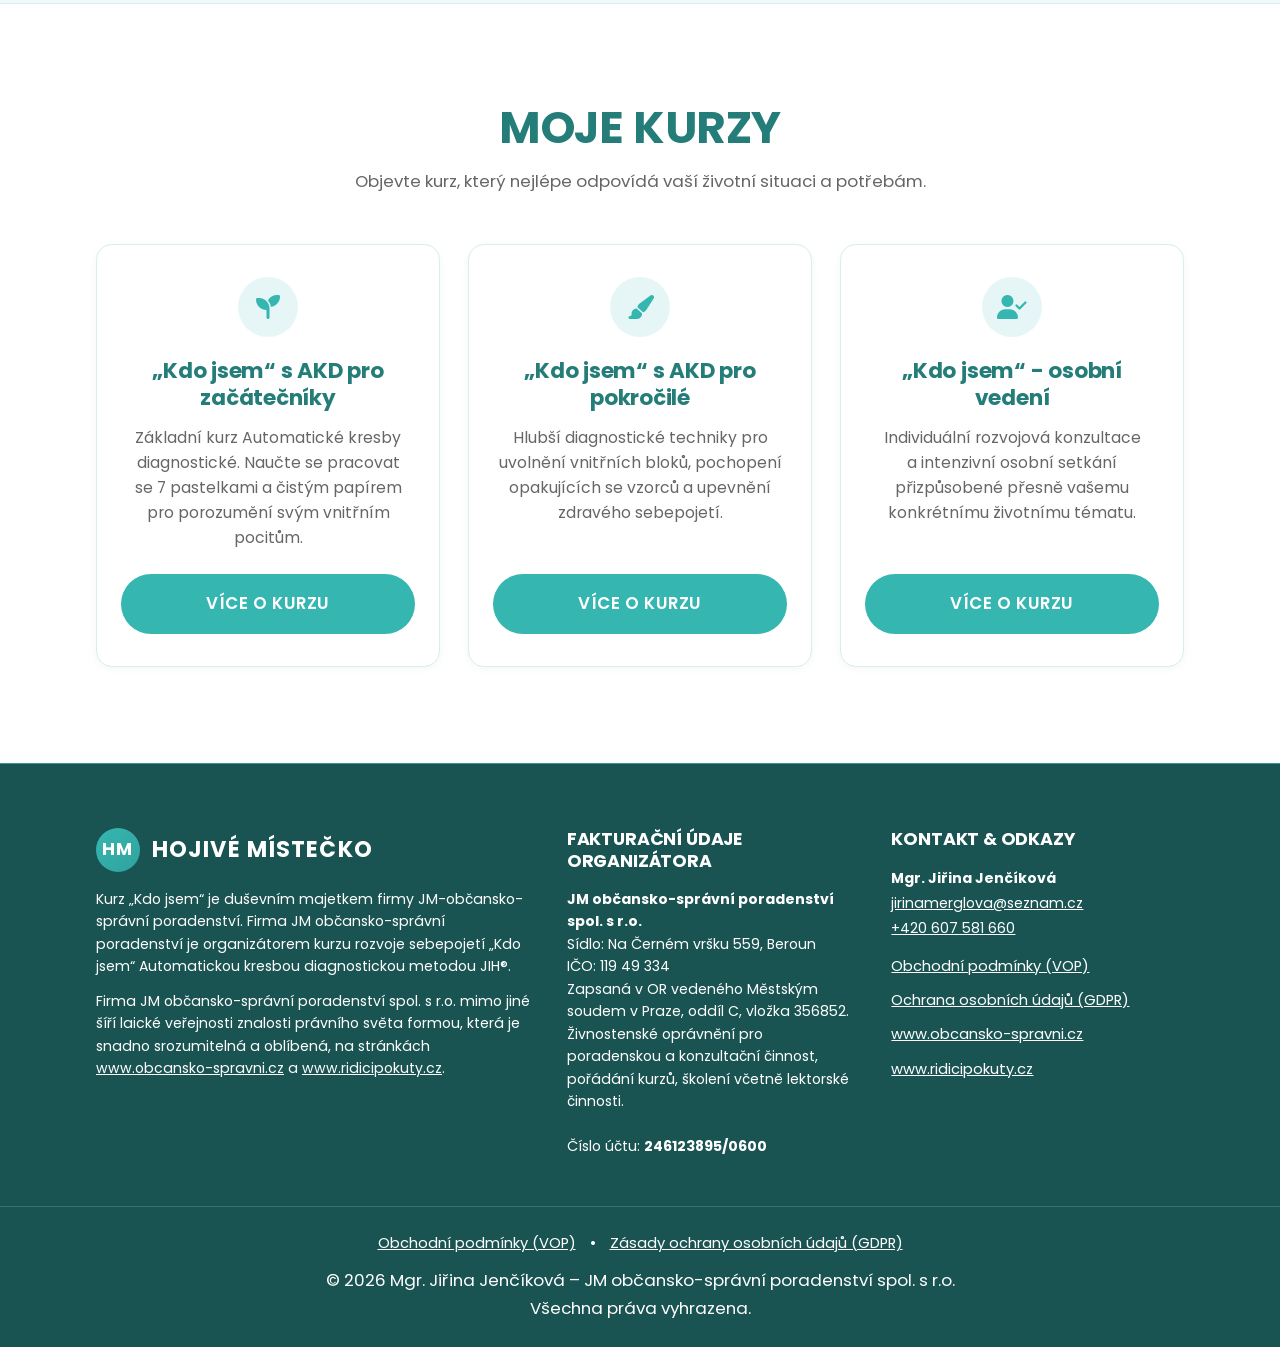
<file: o-kurzech.html>
<!DOCTYPE html>
<html lang="cs">
<head>
  <meta charset="UTF-8">
  <meta name="viewport" content="width=device-width, initial-scale=1.0">
  <title>O kurzu AKD – Hojivé Místečko | Mgr. Jiřina Jenčíková</title>
  <meta name="description" content="K čemu vám je osobní rozvoj v pojetí Hojivého místečka? Zjistěte, jak kurz Automatické kresby diagnostické pomáhá odhalit zdroj nepohodlí hned a bez složitých oklik.">
  <link rel="canonical" href="https://hojivemistecko.cz/o-kurzech">
  
  <link rel="icon" type="image/svg+xml" href="favicon.svg">
  <link rel="stylesheet" href="https://cdnjs.cloudflare.com/ajax/libs/font-awesome/6.4.0/css/all.min.css">
  <link rel="stylesheet" href="css/style.css?v=20261105b">
</head>
<body>

  <!-- Cookie Bar -->
  <div id="cookieBar" class="cookie-bar hidden">
    <p>Tento web používá soubory cookies pro zajištění správné funkčnosti a&nbsp;základní analýzu návštěvnosti.</p>
    <div class="cookie-actions">
      <button id="cookieAccept" class="cookie-btn cookie-accept">Přijmout</button>
      <button id="cookieReject" class="cookie-btn cookie-reject">Odmítnout</button>
      <button id="cookieSettings" class="cookie-btn cookie-settings">Nastavení</button>
    </div>
  </div>

  <!-- Header -->
  <header class="header">
    <div class="container">
      <a href="/" class="logo" aria-label="Hojivé Místečko úvodní stránka">
        <div class="logo-badge">HM</div>
        <span>HOJIVÉ MÍSTEČKO</span>
      </a>

      <button id="mobileToggle" class="mobile-toggle" aria-label="Otevřít menu" aria-expanded="false">
        <i class="fas fa-bars"></i>
      </button>

      <ul id="navMenu" class="nav-menu">
        <li><a href="/" class="nav-link">Domů</a></li>
        <li class="nav-item-dropdown">
          <a href="o-kurzech" class="nav-link dropdown-toggle active">
            Kurzy AKD <i class="fas fa-chevron-down" style="font-size: 0.75em; margin-left: 4px;"></i>
          </a>
          <ul class="dropdown-menu">
            <li><a href="o-kurzech#moje-kurzy" class="dropdown-item">Přehled všech kurzů</a></li>
            <li><a href="kurz-zacatecnici" class="dropdown-item">Pro začátečníky</a></li>
            <li><a href="kurz-pokrocili" class="dropdown-item">Pro pokročilé</a></li>
            <li><a href="kurz-osobni-vedeni" class="dropdown-item">Osobní vedení</a></li>
          </ul>
        </li>
        <li><a href="ebook" class="nav-link">E-book</a></li>
        <li><a href="o-mne" class="nav-link">O mně</a></li>
        <li><a href="kontakt" class="nav-link">Kontakt</a></li>
        <li><a href="o-kurzech#moje-kurzy" class="btn btn-accent" style="padding: 8px 20px; font-size: 0.88rem;">Chci kurz</a></li>
      </ul>
    </div>
  </header>

  <!-- Hero / Header Section -->
  <section class="section-padding" style="background-color: var(--bg-alt); text-align: center; padding-bottom: 40px;" id="k-cemu-mi-to-je">
    <div class="container">
      <span style="display: inline-block; background: rgba(54, 182, 177, 0.15); color: var(--primary-dark); font-weight: 600; padding: 6px 18px; border-radius: 20px; font-size: 0.95rem; margin-bottom: 12px;">
        AUTOMATICKÁ KRESBA DIAGNOSTICKÁ
      </span>
      <h1>O KURZECH AKD</h1>
      <p style="margin: 12px auto 0; font-size: 1.25rem; font-weight: 600; color: var(--primary-dark);">K čemu mi to je?</p>
      <p style="max-width: 760px; margin: 16px auto 0; font-size: 1.15rem; line-height: 1.7; color: var(--text-main);">
        Co je to osobní rozvoj v&nbsp;pojetí Hojivého místečka? K&nbsp;čemu mi je osobní rozvoj? Co to znamená v&nbsp;osobním rozvoji „růst“? V&nbsp;podstatě jednoduchou odpovědí je: <strong>změna našeho vnitřního světa</strong>.
      </p>
    </div>
  </section>

  <!-- Úvodní odstavec s citací -->
  <section class="section-padding">
    <div class="container">
      <div style="max-width: 860px; margin: 0 auto;">
        
        <div style="background: rgba(54, 182, 177, 0.08); border: 1px solid rgba(54, 182, 177, 0.3); padding: 28px 32px; border-radius: 16px; margin-bottom: 40px; box-shadow: var(--shadow-sm);">
          <p style="font-size: 1.25rem; font-weight: 600; color: var(--primary-dark); line-height: 1.6; margin: 0; max-width: none;">
            Osobní rozvoj začíná v&nbsp;momentě, kdy vnímáte, že současný setrvalý stav bytí není k&nbsp;žití, kdy vnímáte:<br>
            <span style="color: var(--accent); font-style: italic;">„Takhle už to nejde, stav ve kterém žiju, už nechci. Chci to jinak.“</span>
          </p>
        </div>

        <h2 style="color: var(--primary-dark); margin-bottom: 24px; font-size: clamp(1.5rem, 2.8vw, 2rem);">
          Zkuste si jen tak, bod po bodu projít definice osobního rozvoje a&nbsp;růstu:
        </h2>

        <!-- Definice rozvoje a růstu - Cards Grid -->
        <div style="display: grid; gap: 20px; margin-bottom: 48px;">
          
          <!-- Bod 1 -->
          <div style="background: #ffffff; padding: 24px 28px; border-radius: var(--radius-md); border: 1px solid var(--border-color); box-shadow: var(--shadow-sm); display: flex; gap: 20px; align-items: flex-start;">
            <div style="width: 44px; height: 44px; background: rgba(54, 182, 177, 0.15); color: var(--accent); border-radius: 50%; display: flex; align-items: center; justify-content: center; font-size: 1.2rem; flex-shrink: 0; margin-top: 2px;">
              <i class="fas fa-arrow-up-right-dots"></i>
            </div>
            <div>
              <h3 style="font-size: 1.2rem; color: var(--primary-dark); margin-bottom: 8px;">Nespokojím se s&nbsp;málem</h3>
              <p style="font-size: 1.02rem; line-height: 1.7; color: var(--text-main); margin: 0; max-width: none;">
                Odmítám v&nbsp;životě stagnovat nebo si neustále dokola stěžovat na stejné problémy. Problémy, které vás dříve emočně totálně rozhodily na celý týden, teď přejdete s&nbsp;nadhledem a&nbsp;vnitřní silou.
              </p>
            </div>
          </div>

          <!-- Bod 2 -->
          <div style="background: #ffffff; padding: 24px 28px; border-radius: var(--radius-md); border: 1px solid var(--border-color); box-shadow: var(--shadow-sm); display: flex; gap: 20px; align-items: flex-start;">
            <div style="width: 44px; height: 44px; background: rgba(54, 182, 177, 0.15); color: var(--accent); border-radius: 50%; display: flex; align-items: center; justify-content: center; font-size: 1.2rem; flex-shrink: 0; margin-top: 2px;">
              <i class="fas fa-hand-holding-heart"></i>
            </div>
            <div>
              <h3 style="font-size: 1.2rem; color: var(--primary-dark); margin-bottom: 8px;">Pracuji na sobě</h3>
              <p style="font-size: 1.02rem; line-height: 1.7; color: var(--text-main); margin: 0; max-width: none;">
                Jsem aktivní člověk, který bere odpovědnost za své štěstí, zdraví a&nbsp;emoce do vlastních rukou. Přestáváte se neustále ptát ostatních na radu a&nbsp;začínáte věřit svým vlastním pocitům a&nbsp;rozhodnutím.
              </p>
            </div>
          </div>

          <!-- Bod 3 -->
          <div style="background: #ffffff; padding: 24px 28px; border-radius: var(--radius-md); border: 1px solid var(--border-color); box-shadow: var(--shadow-sm); display: flex; gap: 20px; align-items: flex-start;">
            <div style="width: 44px; height: 44px; background: rgba(54, 182, 177, 0.15); color: var(--accent); border-radius: 50%; display: flex; align-items: center; justify-content: center; font-size: 1.2rem; flex-shrink: 0; margin-top: 2px;">
              <i class="fas fa-compass"></i>
            </div>
            <div>
              <h3 style="font-size: 1.2rem; color: var(--primary-dark); margin-bottom: 8px;">Hledám změnu</h3>
              <p style="font-size: 1.02rem; line-height: 1.7; color: var(--text-main); margin: 0; max-width: none;">
                Přiznávám si, že v&nbsp;nějaké oblasti (vztahy, vnitřní klid, sebevědomí) hledám novou cestu a&nbsp;jsem otevřená jiným úhlům pohledu. Už se nenecháte zmáčknout strachy, úzkostmi ani názory ostatních. Máte v&nbsp;sobě větší klid a&nbsp;stabilitu.
              </p>
            </div>
          </div>

          <!-- Bod 4 -->
          <div style="background: #ffffff; padding: 24px 28px; border-radius: var(--radius-md); border: 1px solid var(--border-color); box-shadow: var(--shadow-sm); display: flex; gap: 20px; align-items: flex-start;">
            <div style="width: 44px; height: 44px; background: rgba(54, 182, 177, 0.15); color: var(--accent); border-radius: 50%; display: flex; align-items: center; justify-content: center; font-size: 1.2rem; flex-shrink: 0; margin-top: 2px;">
              <i class="fas fa-gem"></i>
            </div>
            <div>
              <h3 style="font-size: 1.2rem; color: var(--primary-dark); margin-bottom: 8px;">Investuji do sebe</h3>
              <p style="font-size: 1.02rem; line-height: 1.7; color: var(--text-main); margin: 0; max-width: none;">
                Ukazujete, že si vážíte sama sebe natolik, že svému růstu věnujete čas, energii i&nbsp;peníze. Růst znamená odložit masku „hodné holky“, která všem vyhoví, a&nbsp;začít žít autenticky podle sebe.
              </p>
            </div>
          </div>

        </div>

        <!-- Zamyšlení -->
        <div style="text-align: center; padding: 32px 24px; background: var(--bg-alt); border-radius: var(--radius-md); margin-bottom: 48px; border: 1px solid var(--border-color);">
          <p style="font-size: 1.1rem; color: var(--text-muted); margin-bottom: 8px; max-width: none;">A pak tedy zbývá odpovědět si na toto:</p>
          <h3 style="font-size: 1.35rem; color: var(--primary-dark); font-weight: 700; margin: 0;">
            Hledám skutečnou úlevu a&nbsp;růst, nebo jen další drahý seberozvojový labyrint?
          </h3>
        </div>

      </div>
    </div>
  </section>

  <!-- S čím si pletete osobní rozvoj? -->
  <section class="section-padding" style="background-color: var(--bg-alt);">
    <div class="container">
      <div style="max-width: 860px; margin: 0 auto; background: #ffffff; padding: 40px; border-radius: var(--radius-md); border: 1px solid var(--border-color); box-shadow: var(--shadow-sm);">
        
        <div style="display: flex; align-items: center; gap: 16px; margin-bottom: 20px;">
          <div style="width: 48px; height: 48px; background: rgba(231, 76, 60, 0.1); color: #e74c3c; border-radius: 50%; display: flex; align-items: center; justify-content: center; font-size: 1.3rem; flex-shrink: 0;">
            <i class="fas fa-exclamation-triangle"></i>
          </div>
          <h2 style="color: var(--primary-dark); margin: 0; font-size: clamp(1.4rem, 2.5vw, 1.8rem);">
            S&nbsp;čím si pletete osobní rozvoj?
          </h2>
        </div>

        <p style="font-size: 1.08rem; line-height: 1.8; color: var(--text-main); margin-bottom: 0; max-width: none;">
          Většina lidí začne své vnitřní krize řešit až ve chvíli, kdy jim teče do bot a&nbsp;přicházejí o&nbsp;zdraví, vztahy a&nbsp;peníze. V&nbsp;zoufalé snaze najít rychlou pomoc pak často padají do pastí předražených exotických rituálů, závislosti na kartářkách nebo do manipulativních duchovních skupin, které místo svobody přinášejí jen pocity viny a&nbsp;další výdaje.
        </p>

      </div>
    </div>
  </section>

  <!-- Zásadní otázka a výzva -->
  <section class="section-padding section-dark">
    <div class="container">
      <div style="max-width: 900px; margin: 0 auto; text-align: center;">
        <h2 style="color: #ffffff; font-size: clamp(1.6rem, 3.2vw, 2.4rem); line-height: 1.4; margin-bottom: 20px;">
          Co kdybyste ale mohla zdroj své nepohody odhalit sama, hned a&nbsp;bez složitých oklik?
        </h2>
        <p style="font-size: 1.2rem; color: var(--accent-light); max-width: 720px; margin: 0 auto; line-height: 1.6; max-width: none;">
          Podívejte se, v&nbsp;čem se kurz automatické kresby zásadně liší od běžných, komplikovaných metod.
        </p>
      </div>
    </div>
  </section>

  <!-- Srovnávací sekce / Tabulka -->
  <section class="section-padding" style="background-color: var(--bg-main);">
    <div class="container">
      <div style="max-width: 960px; margin: 0 auto;">
        
        <div style="overflow-x: auto; background: #ffffff; border-radius: var(--radius-md); border: 1px solid var(--border-color); box-shadow: var(--shadow-sm); margin-bottom: 48px;">
          <table style="width: 100%; border-collapse: collapse; min-width: 600px; text-align: left;">
            <thead>
              <tr style="background: var(--bg-alt); border-bottom: 2px solid var(--border-color);">
                <th style="padding: 20px 24px; width: 50%; font-size: 1.1rem; color: #c0392b; font-weight: 700; border-right: 1px solid var(--border-color);">
                  <i class="fas fa-times-circle" style="margin-right: 8px;"></i> Běžná duchovní a&nbsp;alternativní scéna
                </th>
                <th style="padding: 20px 24px; width: 50%; font-size: 1.1rem; color: var(--primary-dark); font-weight: 700; background: rgba(54, 182, 177, 0.08);">
                  <i class="fas fa-check-circle" style="color: var(--accent); margin-right: 8px;"></i> Kurz automatické kresby s&nbsp;Jiřinkou
                </th>
              </tr>
            </thead>
            <tbody>
              <!-- Řádek 1 -->
              <tr style="border-bottom: 1px solid var(--border-color);">
                <td style="padding: 18px 24px; border-right: 1px solid var(--border-color); vertical-align: top; font-size: 0.98rem; line-height: 1.6; color: var(--text-main);">
                  <strong style="color: var(--primary-dark); display: block; margin-bottom: 4px;">Extrémní finanční náklady</strong>
                  Platíte statisíce za exotické retreats na Bali, šamany v&nbsp;Jižní Americe nebo drahé pobyty s&nbsp;koňmi.
                </td>
                <td style="padding: 18px 24px; vertical-align: top; font-size: 0.98rem; line-height: 1.6; color: var(--text-main); background: rgba(54, 182, 177, 0.03);">
                  <strong style="color: var(--primary-dark); display: block; margin-bottom: 4px;">Dostupnost pro každého</strong>
                  Získáte trvalý nástroj pro transformaci a&nbsp;vnitřní úlevu za zlomek ceny.
                </td>
              </tr>
              <!-- Řádek 2 -->
              <tr style="border-bottom: 1px solid var(--border-color);">
                <td style="padding: 18px 24px; border-right: 1px solid var(--border-color); vertical-align: top; font-size: 0.98rem; line-height: 1.6; color: var(--text-main);">
                  <strong style="color: var(--primary-dark); display: block; margin-bottom: 4px;">Reakce až na samém dně</strong>
                  Problémy řešíte, až když vás stojí zdraví, peníze, práci nebo rozpad rodiny.
                </td>
                <td style="padding: 18px 24px; vertical-align: top; font-size: 0.98rem; line-height: 1.6; color: var(--text-main); background: rgba(54, 182, 177, 0.03);">
                  <strong style="color: var(--primary-dark); display: block; margin-bottom: 4px;">Včasná prevence a&nbsp;rychlá úleva</strong>
                  Nečekáte na krizi. Zdroj nepohody odhalíte a&nbsp;vyřešíte hned v&nbsp;zárodku.
                </td>
              </tr>
              <!-- Řádek 3 -->
              <tr style="border-bottom: 1px solid var(--border-color);">
                <td style="padding: 18px 24px; border-right: 1px solid var(--border-color); vertical-align: top; font-size: 0.98rem; line-height: 1.6; color: var(--text-main);">
                  <strong style="color: var(--primary-dark); display: block; margin-bottom: 4px;">Závislost na vnějších lidech</strong>
                  Neustále jezdíte za kartářkami, vědmami nebo guru, kteří rozhodují za vás.
                </td>
                <td style="padding: 18px 24px; vertical-align: top; font-size: 0.98rem; line-height: 1.6; color: var(--text-main); background: rgba(54, 182, 177, 0.03);">
                  <strong style="color: var(--primary-dark); display: block; margin-bottom: 4px;">Absolutní samostatnost</strong>
                  Naučíte se diagnostikovat své potíže sami. Odpovědi máte okamžitě ve svých rukou.
                </td>
              </tr>
              <!-- Řádek 4 -->
              <tr style="border-bottom: 1px solid var(--border-color);">
                <td style="padding: 18px 24px; border-right: 1px solid var(--border-color); vertical-align: top; font-size: 0.98rem; line-height: 1.6; color: var(--text-main);">
                  <strong style="color: var(--primary-dark); display: block; margin-bottom: 4px;">Past manipulativních skupin</strong>
                  Skončíte v&nbsp;komunitě, kde musíte plnit nesmyslné úkoly a&nbsp;nahánět další platící členy.
                </td>
                <td style="padding: 18px 24px; vertical-align: top; font-size: 0.98rem; line-height: 1.6; color: var(--text-main); background: rgba(54, 182, 177, 0.03);">
                  <strong style="color: var(--primary-dark); display: block; margin-bottom: 4px;">Svoboda bez závazků</strong>
                  Žádné sekty, žádné hierarchie. Pracujete sami na sobě, čistě, svobodně a&nbsp;v&nbsp;pohodě.
                </td>
              </tr>
              <!-- Řádek 5 -->
              <tr style="border-bottom: 1px solid var(--border-color);">
                <td style="padding: 18px 24px; border-right: 1px solid var(--border-color); vertical-align: top; font-size: 0.98rem; line-height: 1.6; color: var(--text-main);">
                  <strong style="color: var(--primary-dark); display: block; margin-bottom: 4px;">Složité systémy a&nbsp;zákaz</strong>
                  Musíte dodržovat umělé stupně čištění, aktivací nebo kupovat drahé doplňky stravy.
                </td>
                <td style="padding: 18px 24px; vertical-align: top; font-size: 0.98rem; line-height: 1.6; color: var(--text-main); background: rgba(54, 182, 177, 0.03);">
                  <strong style="color: var(--primary-dark); display: block; margin-bottom: 4px;">Jednoduchost a&nbsp;přirozenost</strong>
                  Žádná věda. Vstoupíte do svého nitra v&nbsp;jemnosti, lehkosti a&nbsp;bez jakýchkoliv podmínek.
                </td>
              </tr>
              <!-- Řádek 6 -->
              <tr style="border-bottom: 1px solid var(--border-color);">
                <td style="padding: 18px 24px; border-right: 1px solid var(--border-color); vertical-align: top; font-size: 0.98rem; line-height: 1.6; color: var(--text-main);">
                  <strong style="color: var(--primary-dark); display: block; margin-bottom: 4px;">Pocity viny a&nbsp;selhání</strong>
                  Když metoda nefunguje, řeknou vám: <em>„Nepochopil jsi to, nešel jsi do hloubky, málo se snažíš.“</em>
                </td>
                <td style="padding: 18px 24px; vertical-align: top; font-size: 0.98rem; line-height: 1.6; color: var(--text-main); background: rgba(54, 182, 177, 0.03);">
                  <strong style="color: var(--primary-dark); display: block; margin-bottom: 4px;">Pochopení a&nbsp;jasné informace</strong>
                  Žádný nátlak ani shazování. Získáte jasná fakta o&nbsp;svém vnitřním světě.
                </td>
              </tr>
              <!-- Řádek 7 -->
              <tr>
                <td style="padding: 18px 24px; border-right: 1px solid var(--border-color); vertical-align: top; font-size: 0.98rem; line-height: 1.6; color: var(--text-main);">
                  <strong style="color: var(--primary-dark); display: block; margin-bottom: 4px;">Prázdné fráze</strong>
                  Učíte se nazpaměť marketingové a&nbsp;motivační poučky, které v&nbsp;realitě nefungují.
                </td>
                <td style="padding: 18px 24px; vertical-align: top; font-size: 0.98rem; line-height: 1.6; color: var(--text-main); background: rgba(54, 182, 177, 0.03);">
                  <strong style="color: var(--primary-dark); display: block; margin-bottom: 4px;">Skutečné výsledky pro život</strong>
                  Řešíte reálné věci – finance, toxické vztahy, sebevědomí a&nbsp;rodinu.
                </td>
              </tr>
            </tbody>
          </table>
        </div>

        <!-- Závěrečný naučný text & praktické dopady -->
        <div style="background: rgba(54, 182, 177, 0.08); padding: 36px 40px; border-radius: var(--radius-md); border: 1px solid rgba(54, 182, 177, 0.3); box-shadow: var(--shadow-sm); margin-bottom: 40px;">
          <h3 style="color: var(--primary-dark); font-size: 1.4rem; margin-bottom: 16px;">
            Co vás v&nbsp;kurzu osobního rozvoje s&nbsp;automatickou kresbou naučím?
          </h3>
          <p style="font-size: 1.08rem; line-height: 1.75; color: var(--text-main); margin-bottom: 24px; max-width: none;">
            Tento kurz je navržen tak, aby vám předal praktické nástroje pro okamžitou úlevu a&nbsp;trvalou životní změnu. Výuka seberozvoje v&nbsp;Hojivém místečku cílí na používání nástroje, abyste měli hned po ruce jednoduchou pomůcku, jejímž prostřednictvím jasně uvidíte svůj vnitřní svět.
          </p>
          <p style="font-size: 1.15rem; font-weight: 700; color: var(--primary-dark); margin-bottom: 24px; max-width: none;">
            Vaše obavy znám. Pouhé vědomí si problému nestačí, chcete vědět, co dál?
          </p>

          <div style="background: #ffffff; padding: 24px 28px; border-radius: var(--radius-sm); border: 1px solid var(--border-color); margin-bottom: 32px; box-shadow: var(--shadow-sm);">
            <p style="font-size: 1.08rem; line-height: 1.75; color: var(--primary-dark); font-weight: 600; margin: 0; max-width: none;">
              Automatická kresba má obrovskou výhodu – je to obousměrný nástroj. Jakmile blok na papíře odhalíme, hned se naučíte, jak ho pomocí specifických technik přepsat a&nbsp;neutralizovat a&nbsp;hned ve svém životě zapojit.
            </p>
          </div>

          <h4 style="color: var(--primary-dark); font-size: 1.25rem; font-weight: 700; margin-bottom: 20px; line-height: 1.5;">
            Co to znamená v&nbsp;praxi? Aneb praktické dopady kurzu na reálný život a&nbsp;konkrétní výsledky.
          </h4>

          <div style="display: grid; gap: 16px;">
            <div style="background: #ffffff; padding: 20px 24px; border-radius: var(--radius-sm); border: 1px solid var(--border-color); box-shadow: var(--shadow-sm);">
              <strong style="color: var(--primary-dark); display: block; font-size: 1.05rem; margin-bottom: 6px;">Konec vnitřního boje a&nbsp;vnitřního dialogu</strong>
              <span style="color: var(--text-main); font-size: 0.98rem; line-height: 1.6;">Přestanete plytvat energií na potlačování či rozvíjení svých slabostí a&nbsp;naučíte se najít své silné stránky a&nbsp;s&nbsp;nimi pracovat s&nbsp;lehkostí.</span>
            </div>

            <div style="background: #ffffff; padding: 20px 24px; border-radius: var(--radius-sm); border: 1px solid var(--border-color); box-shadow: var(--shadow-sm);">
              <strong style="color: var(--primary-dark); display: block; font-size: 1.05rem; margin-bottom: 6px;">Radikální upřímnost sama k&nbsp;sobě</strong>
              <span style="color: var(--text-main); font-size: 0.98rem; line-height: 1.6;">Pojmenujete věci přesně tak, jak jsou, protože to je jediný funkční bod, ze kterého se dá růst a&nbsp;dělat změny.</span>
            </div>

            <div style="background: #ffffff; padding: 20px 24px; border-radius: var(--radius-sm); border: 1px solid var(--border-color); box-shadow: var(--shadow-sm);">
              <strong style="color: var(--primary-dark); display: block; font-size: 1.05rem; margin-bottom: 6px;">Vnitřní svět vítěze</strong>
              <span style="color: var(--text-main); font-size: 0.98rem; line-height: 1.6;">Vytvoříte si v&nbsp;hlavě bezpečné a&nbsp;silné zázemí. Váš objevený vnitřní svět vás přestane sabotovat a&nbsp;stane se vaším nejlepším přítelem.</span>
            </div>

            <div style="background: #ffffff; padding: 20px 24px; border-radius: var(--radius-sm); border: 1px solid var(--border-color); box-shadow: var(--shadow-sm);">
              <strong style="color: var(--primary-dark); display: block; font-size: 1.05rem; margin-bottom: 6px;">Odhalit skryté bloky</strong>
              <span style="color: var(--text-main); font-size: 0.98rem; line-height: 1.6;">Rozpoznáte neviditelné vlivy, které ovlivňují to, jak sami sebe vnímáte. Pojmenujete staré programy sebezpochybňování a&nbsp;zjistíte, proč v&nbsp;určitých situacích reagujete přehnaně nebo se zbytečně držíte zpátky. Získáte jasný nadhled a&nbsp;nástroj, jak tyto vnitřní brzdy okamžitě vypnout.</span>
            </div>

            <div style="background: #ffffff; padding: 20px 24px; border-radius: var(--radius-sm); border: 1px solid var(--border-color); box-shadow: var(--shadow-sm);">
              <strong style="color: var(--primary-dark); display: block; font-size: 1.05rem; margin-bottom: 6px;">Najít příčiny nepohody</strong>
              <span style="color: var(--text-main); font-size: 0.98rem; line-height: 1.6;">Pomocí kresby okamžitě odhalíte zdroj svých potíží a&nbsp;změníte své nastavení mysli.</span>
            </div>

            <div style="background: #ffffff; padding: 20px 24px; border-radius: var(--radius-sm); border: 1px solid var(--border-color); box-shadow: var(--shadow-sm);">
              <strong style="color: var(--primary-dark); display: block; font-size: 1.05rem; margin-bottom: 6px;">Získat svobodu a&nbsp;samostatnost</strong>
              <span style="color: var(--text-main); font-size: 0.98rem; line-height: 1.6;">Převezmete odpovědnost za svůj život, posílíte vlastní vůli a&nbsp;budete se rozhodovat s&nbsp;jistotou.</span>
            </div>

            <div style="background: #ffffff; padding: 20px 24px; border-radius: var(--radius-sm); border: 1px solid var(--border-color); box-shadow: var(--shadow-sm);">
              <strong style="color: var(--primary-dark); display: block; font-size: 1.05rem; margin-bottom: 6px;">Vyřešit konkrétní životní oblasti</strong>
              <span style="color: var(--text-main); font-size: 0.98rem; line-height: 1.6;">Získáte jasný návod z&nbsp;vlastního nitra, jak zapracovat na vylepšení financí, sebevědomí, nalezení partnera, změně práce nebo narovnání rodinných vztahů.</span>
            </div>

            <div style="background: #ffffff; padding: 20px 24px; border-radius: var(--radius-sm); border: 1px solid var(--border-color); box-shadow: var(--shadow-sm);">
              <strong style="color: var(--primary-dark); display: block; font-size: 1.05rem; margin-bottom: 6px;">Odejít z&nbsp;toxických vzorců</strong>
              <span style="color: var(--text-main); font-size: 0.98rem; line-height: 1.6;">Naučíte se včas prokouknout lidi, kteří s&nbsp;vámi manipulují, a&nbsp;citově se odpoutáte od těch, co si vás neváží.</span>
            </div>

            <div style="background: #ffffff; padding: 20px 24px; border-radius: var(--radius-sm); border: 1px solid var(--border-color); box-shadow: var(--shadow-sm);">
              <strong style="color: var(--primary-dark); display: block; font-size: 1.05rem; margin-bottom: 6px;">Rozhodovat se čistě a&nbsp;jednoduše</strong>
              <span style="color: var(--text-main); font-size: 0.98rem; line-height: 1.6;">Získáte rychlé informace a&nbsp;okamžitou úlevu, abyste mohli jít v&nbsp;životě dál bez zbytečné zátěže; konec nekonečného analyzování, rychlou úlevu pro přetíženou hlavu a&nbsp;získání čisté životní navigace.</span>
            </div>
          </div>
        </div>

      </div>
    </div>
  </section>

  <!-- Sekce: Jak je osobní rozvoj zneužíván? (Před Moje kurzy) -->
  <section class="section-padding" style="background-color: var(--bg-alt); border-top: 1px solid var(--border-color); border-bottom: 1px solid var(--border-color);">
    <div class="container">
      <div style="max-width: 860px; margin: 0 auto; background: #ffffff; padding: 40px; border-radius: var(--radius-md); border: 1px solid var(--border-color); box-shadow: var(--shadow-sm);">
        
        <div style="display: flex; align-items: center; gap: 16px; margin-bottom: 24px;">
          <div style="width: 48px; height: 48px; background: rgba(231, 76, 60, 0.1); color: #e74c3c; border-radius: 50%; display: flex; align-items: center; justify-content: center; font-size: 1.3rem; flex-shrink: 0;">
            <i class="fas fa-exclamation-triangle"></i>
          </div>
          <h2 style="color: var(--primary-dark); margin: 0; font-size: clamp(1.4rem, 2.5vw, 1.8rem); font-weight: 700;">
            Jak je osobní rozvoj zneužíván?
          </h2>
        </div>

        <ul style="list-style: none; padding: 0; margin: 0; display: grid; gap: 16px;">
          <li style="display: flex; gap: 12px; align-items: flex-start; font-size: 1.02rem; line-height: 1.6; color: var(--text-main);">
            <i class="fas fa-times" style="color: #e74c3c; margin-top: 5px; flex-shrink: 0;"></i>
            <span><strong>Nastavit si hranice =</strong> nástroj pro kontrolu a&nbsp;ultimáta</span>
          </li>
          <li style="display: flex; gap: 12px; align-items: flex-start; font-size: 1.02rem; line-height: 1.6; color: var(--text-main);">
            <i class="fas fa-times" style="color: #e74c3c; margin-top: 5px; flex-shrink: 0;"></i>
            <span><strong>Autenticita =</strong> bezohledná agrese a&nbsp;nekontrolovaný průchod primitivního chování, sobectví</span>
          </li>
          <li style="display: flex; gap: 12px; align-items: flex-start; font-size: 1.02rem; line-height: 1.6; color: var(--text-main);">
            <i class="fas fa-times" style="color: #e74c3c; margin-top: 5px; flex-shrink: 0;"></i>
            <span>Požadavky na změny chování okolí, protože se aktivuje trauma dotyčného</span>
          </li>
          <li style="display: flex; gap: 12px; align-items: flex-start; font-size: 1.02rem; line-height: 1.6; color: var(--text-main);">
            <i class="fas fa-times" style="color: #e74c3c; margin-top: 5px; flex-shrink: 0;"></i>
            <span>Zneužívání odborných pojmů vůči druhým, snaha o&nbsp;odhalení patologických vlastností u&nbsp;druhých</span>
          </li>
          <li style="display: flex; gap: 12px; align-items: flex-start; font-size: 1.02rem; line-height: 1.6; color: var(--text-main);">
            <i class="fas fa-times" style="color: #e74c3c; margin-top: 5px; flex-shrink: 0;"></i>
            <span>Užití osobního rozvoje k&nbsp;obhajobě toho, proč se nebude měnit on, to vy musíte</span>
          </li>
          <li style="display: flex; gap: 12px; align-items: flex-start; font-size: 1.02rem; line-height: 1.6; color: var(--text-main);">
            <i class="fas fa-times" style="color: #e74c3c; margin-top: 5px; flex-shrink: 0;"></i>
            <span>Naučení se psychologických či duchovních frází jako zástěrka pro bezohlednost, aroganci, manipulaci a&nbsp;lenost.</span>
          </li>
        </ul>

      </div>
    </div>
  </section>

  <!-- Section: Moje kurzy -->
  <section class="section-padding" id="moje-kurzy">
    <div class="container">
      <div class="section-header-center">
        <h2>MOJE KURZY</h2>
        <p style="max-width: 600px; margin: 12px auto 0; color: var(--text-muted);">
          Objevte kurz, který nejlépe odpovídá vaší životní situaci a&nbsp;potřebám.
        </p>
      </div>

      <div style="display: grid; grid-template-columns: repeat(auto-fit, minmax(280px, 1fr)); gap: 28px; margin-top: 40px;">
        <!-- Card 1 -->
        <div style="background: #ffffff; padding: 32px 24px; border-radius: var(--radius-md); border: 1px solid var(--border-color); box-shadow: var(--shadow-sm); display: flex; flex-direction: column; justify-content: space-between; text-align: center;">
          <div>
            <div style="width: 60px; height: 60px; background: rgba(54, 182, 177, 0.12); color: var(--accent); border-radius: 50%; display: flex; align-items: center; justify-content: center; font-size: 1.5rem; margin: 0 auto 20px;">
              <i class="fas fa-seedling"></i>
            </div>
            <h3 style="font-size: 1.35rem; color: var(--primary-dark); margin-bottom: 14px;">„Kdo jsem“ s&nbsp;AKD pro začátečníky</h3>
            <p style="color: var(--text-muted); font-size: 0.98rem; line-height: 1.6; margin-bottom: 24px; max-width: none;">
              Základní kurz Automatické kresby diagnostické. Naučte se pracovat se&nbsp;7&nbsp;pastelkami a&nbsp;čistým papírem pro porozumění svým vnitřním pocitům.
            </p>
          </div>
          <div>
            <a href="kurz-zacatecnici" class="btn btn-accent" style="width: 100%;">Více o&nbsp;kurzu</a>
          </div>
        </div>

        <!-- Card 2 -->
        <div style="background: #ffffff; padding: 32px 24px; border-radius: var(--radius-md); border: 1px solid var(--border-color); box-shadow: var(--shadow-sm); display: flex; flex-direction: column; justify-content: space-between; text-align: center;">
          <div>
            <div style="width: 60px; height: 60px; background: rgba(54, 182, 177, 0.12); color: var(--accent); border-radius: 50%; display: flex; align-items: center; justify-content: center; font-size: 1.5rem; margin: 0 auto 20px;">
              <i class="fas fa-paint-brush"></i>
            </div>
            <h3 style="font-size: 1.35rem; color: var(--primary-dark); margin-bottom: 14px;">„Kdo jsem“ s&nbsp;AKD pro pokročilé</h3>
            <p style="color: var(--text-muted); font-size: 0.98rem; line-height: 1.6; margin-bottom: 24px; max-width: none;">
              Hlubší diagnostické techniky pro uvolnění vnitřních bloků, pochopení opakujících se vzorců a&nbsp;upevnění zdravého sebepojetí.
            </p>
          </div>
          <div>
            <a href="kurz-pokrocili" class="btn btn-accent" style="width: 100%;">Více o&nbsp;kurzu</a>
          </div>
        </div>

        <!-- Card 3 -->
        <div style="background: #ffffff; padding: 32px 24px; border-radius: var(--radius-md); border: 1px solid var(--border-color); box-shadow: var(--shadow-sm); display: flex; flex-direction: column; justify-content: space-between; text-align: center;">
          <div>
            <div style="width: 60px; height: 60px; background: rgba(54, 182, 177, 0.12); color: var(--accent); border-radius: 50%; display: flex; align-items: center; justify-content: center; font-size: 1.5rem; margin: 0 auto 20px;">
              <i class="fas fa-user-check"></i>
            </div>
            <h3 style="font-size: 1.35rem; color: var(--primary-dark); margin-bottom: 14px;">„Kdo jsem“ - osobní vedení</h3>
            <p style="color: var(--text-muted); font-size: 0.98rem; line-height: 1.6; margin-bottom: 24px; max-width: none;">
              Individuální rozvojová konzultace a&nbsp;intenzivní osobní setkání přizpůsobené přesně vašemu konkrétnímu životnímu tématu.
            </p>
          </div>
          <div>
            <a href="kurz-osobni-vedeni" class="btn btn-accent" style="width: 100%;">Více o&nbsp;kurzu</a>
          </div>
        </div>
      </div>
    </div>
  </section>

  <!-- Footer -->
  <footer class="footer">
    <div class="container">
      <div class="footer-grid">
        <div>
          <div class="logo" style="margin-bottom: var(--space-4);">
            <div class="logo-badge">HM</div>
            <span>HOJIVÉ MÍSTEČKO</span>
          </div>
          <p style="font-size: 0.88rem; margin-bottom: 12px; line-height: 1.6;">
            Kurz „Kdo jsem“ je duševním majetkem firmy JM-občansko-správní poradenství. Firma JM občansko-správní poradenství je organizátorem kurzu rozvoje sebepojetí „Kdo jsem“ Automatickou kresbou diagnostickou metodou JIH®.
          </p>
          <p style="font-size: 0.88rem; line-height: 1.6;">
            Firma JM občansko-správní poradenství spol. s&nbsp;r.o. mimo jiné šíří laické veřejnosti znalosti právního světa formou, která je snadno srozumitelná a&nbsp;oblíbená, na stránkách <a href="https://www.obcansko-spravni.cz" target="_blank" rel="noopener" style="color: #ffffff; text-decoration: underline;">www.obcansko-spravni.cz</a> a&nbsp;<a href="https://www.ridicipokuty.cz" target="_blank" rel="noopener" style="color: #ffffff; text-decoration: underline;">www.ridicipokuty.cz</a>.
          </p>
        </div>

        <div>
          <h4>Fakturační údaje organizátora</h4>
          <p style="font-size: 0.88rem; line-height: 1.6;">
            <strong>JM občansko-správní poradenství spol. s&nbsp;r.o.</strong><br>
            Sídlo: Na Černém vršku 559, Beroun<br>
            IČO: 119 49 334<br>
            Zapsaná v&nbsp;OR vedeného Městským soudem v&nbsp;Praze, oddíl C, vložka 356852.<br>
            Živnostenské oprávnění pro poradenskou a&nbsp;konzultační činnost, pořádání kurzů, školení včetně lektorské činnosti.<br><br>
            Číslo účtu: <strong>246123895/0600</strong>
          </p>
        </div>

        <div>
          <h4>Kontakt & Odkazy</h4>
          <p style="font-size: 0.88rem; margin-bottom: 12px; line-height: 1.8;">
            <strong>Mgr. Jiřina Jenčíková</strong><br>
            <a href="mailto:jirinamerglova@seznam.cz" style="color: #ffffff; text-decoration: underline;">jirinamerglova@seznam.cz</a><br>
            <a href="tel:+420607581660" style="color: #ffffff; text-decoration: underline;">+420 607 581 660</a>
          </p>
          <ul class="footer-links" style="margin-top: 12px;">
            <li><a href="Prilohy/obchodni-podminky.pdf" target="_blank" rel="noopener" style="color: #ffffff; text-decoration: underline;">Obchodní podmínky (VOP)</a></li>
            <li><a href="Prilohy/ochrana-osobnich-udaju.pdf" target="_blank" rel="noopener" style="color: #ffffff; text-decoration: underline;">Ochrana osobních údajů (GDPR)</a></li>
            <li><a href="https://www.obcansko-spravni.cz" target="_blank" rel="noopener" style="color: #ffffff; text-decoration: underline;">www.obcansko-spravni.cz</a></li>
            <li><a href="https://www.ridicipokuty.cz" target="_blank" rel="noopener" style="color: #ffffff; text-decoration: underline;">www.ridicipokuty.cz</a></li>
          </ul>
        </div>
      </div>
    </div>

    <div class="footer-bottom">
      <div class="footer-legal-links">
        <a href="Prilohy/obchodni-podminky.pdf" target="_blank" rel="noopener">Obchodní podmínky (VOP)</a>
        <span class="sep">&bull;</span>
        <a href="Prilohy/ochrana-osobnich-udaju.pdf" target="_blank" rel="noopener">Zásady ochrany osobních údajů (GDPR)</a>
      </div>
      <p>&copy; 2026 Mgr. Jiřina Jenčíková – JM občansko-správní poradenství spol. s&nbsp;r.o.<br>Všechna práva vyhrazena.</p>
    </div>
  </footer>

  <script src="js/script.js?v=20261105b"></script>
</body>
</html>
</file>
<file: css/style.css>
/* ==========================================================================
   DESIGN SYSTEM & THEME VARIABLES - HOJIVÉ MÍSTEČKO
   ========================================================================== */
@import url('https://fonts.googleapis.com/css2?family=Poppins:ital,wght@0,300;0,400;0,500;0,600;0,700;1,400;1,600&display=swap');

:root {
  /* Color Palette - Brand HEX #36B6B1 (From instrukce.md & image specification) */
  --primary: #36B6B1;
  --primary-dark: #247D79;
  --primary-light: #5CC4C0;
  --secondary: rgba(54, 182, 177, 0.8);
  --secondary-light: #E0F4F3;
  --accent: #36B6B1;
  --accent-hover: #2B9B96;
  --accent-light: #EBF7F7;
  
  --bg-main: #FFFFFF;
  --bg-alt: #F2F9F9;
  --bg-dark: #247D79;
  --bg-dark-card: #1B5E5B;
  --card-bg: #FFFFFF;
  
  --text-main: #333333;
  --text-muted: #666666;
  --text-light: #FFFFFF;
  --text-light-muted: #D0EAE8;
  
  --border-color: #D6EFEF;
  --border-dark: #329994;

  /* Typography */
  --font-heading: 'Poppins', sans-serif;
  --font-body: 'Poppins', sans-serif;

  /* Spacing System */
  --space-1: 4px;
  --space-2: 8px;
  --space-3: 12px;
  --space-4: 16px;
  --space-5: 24px;
  --space-6: 32px;
  --space-7: 48px;
  --space-8: 64px;
  --space-9: 96px;

  /* Border Radii */
  --radius-sm: 8px;
  --radius-md: 16px;
  --radius-lg: 24px;
  --radius-pill: 9999px;

  /* Shadows */
  --shadow-sm: 0 2px 8px rgba(0, 0, 0, 0.04);
  --shadow-md: 0 8px 24px rgba(63, 78, 70, 0.08);
  --shadow-lg: 0 16px 40px rgba(63, 78, 70, 0.12);

  /* Transitions */
  --transition: all 0.3s cubic-bezier(0.25, 0.8, 0.25, 1);
}

/* Base Resets */
*, *::before, *::after {
  box-sizing: border-box;
  margin: 0;
  padding: 0;
}

html {
  scroll-behavior: smooth;
  scroll-padding-top: 90px;
  font-size: 16px;
}

body {
  font-family: var(--font-body);
  background-color: var(--bg-main);
  color: var(--text-main);
  line-height: 1.65;
  overflow-x: hidden;
  -webkit-font-smoothing: antialiased;
}

/* Typography Hierarchy */
h1, h2, h3, h4, h5, h6 {
  font-family: var(--font-heading);
  color: var(--primary-dark);
  font-weight: 700;
  line-height: 1.25;
  letter-spacing: -0.01em;
}

h1 {
  font-size: clamp(2.2rem, 5vw, 3.8rem);
  text-transform: uppercase;
}

h2 {
  font-size: clamp(1.8rem, 4vw, 2.8rem);
  text-transform: uppercase;
}

h3 {
  font-size: clamp(1.3rem, 2.5vw, 1.8rem);
}

p {
  font-size: 1.05rem;
  color: var(--text-main);
  max-width: 70ch;
}

a {
  color: inherit;
  text-decoration: none;
  transition: var(--transition);
}

img {
  max-width: 100%;
  height: auto;
  display: block;
}

/* Layout Utilities */
.container {
  width: 85%;
  max-width: 1280px;
  margin: 0 auto;
  position: relative;
  z-index: 2;
}

.section-padding {
  padding: var(--space-8) 0;
}

@media (min-width: 992px) {
  .section-padding {
    padding: var(--space-9) 0;
  }
}

/* Buttons (Matching Reference Design Pill Buttons) */
.btn {
  display: inline-flex;
  align-items: center;
  justify-content: center;
  padding: 14px 32px;
  border-radius: var(--radius-pill);
  font-family: var(--font-heading);
  font-size: 1.05rem;
  font-weight: 600;
  text-transform: uppercase;
  letter-spacing: 0.03em;
  cursor: pointer;
  transition: var(--transition);
  border: 2px solid transparent;
  text-align: center;
}

.btn-primary {
  background-color: var(--primary);
  color: var(--text-light);
}

.btn-primary:hover {
  background-color: var(--primary-dark);
  transform: translateY(-2px);
  box-shadow: var(--shadow-md);
}

.btn-accent {
  background-color: var(--accent);
  color: #ffffff;
}

.btn-accent:hover {
  background-color: var(--accent-hover);
  transform: translateY(-2px);
  box-shadow: var(--shadow-md);
}

.btn-outline {
  background-color: transparent;
  border-color: var(--primary);
  color: var(--primary);
}

.btn-outline:hover {
  background-color: var(--primary);
  color: var(--text-light);
}

.btn-pill-stacked {
  width: 100%;
  max-width: 750px;
  margin: 0 auto;
  padding: 20px 28px;
  background-color: var(--primary);
  color: var(--text-light);
  border-radius: var(--radius-pill);
  font-size: 1.15rem;
  font-weight: 700;
  letter-spacing: 0.04em;
  text-align: center;
  box-shadow: var(--shadow-sm);
  transition: var(--transition);
}

.btn-pill-stacked:hover {
  background-color: var(--accent);
  color: #ffffff;
  transform: scale(1.02);
  box-shadow: var(--shadow-md);
}

/* Header & Navigation */
.header {
  position: sticky;
  top: 0;
  left: 0;
  width: 100%;
  background-color: rgba(250, 247, 242, 0.94);
  backdrop-filter: blur(12px);
  z-index: 1000;
  border-bottom: 1px solid var(--border-color);
  padding: 16px 0;
}

.header .container {
  display: flex;
  align-items: center;
  justify-content: space-between;
}

.logo {
  display: flex;
  align-items: center;
  gap: 12px;
  font-family: var(--font-heading);
  font-weight: 700;
  font-size: 1.4rem;
  color: var(--primary-dark);
  letter-spacing: 0.05em;
}

.logo-badge {
  width: 44px;
  height: 44px;
  background: linear-gradient(135deg, var(--primary), var(--secondary));
  color: var(--text-light);
  border-radius: 50%;
  display: flex;
  align-items: center;
  justify-content: center;
  font-size: 1.1rem;
  font-weight: 700;
}

.nav-menu {
  display: flex;
  align-items: center;
  gap: 32px;
  list-style: none;
}

.nav-link {
  font-family: var(--font-heading);
  font-weight: 600;
  font-size: 0.95rem;
  text-transform: uppercase;
  color: var(--primary-dark);
  letter-spacing: 0.03em;
  position: relative;
  padding: 4px 0;
}

.nav-link::after {
  content: '';
  position: absolute;
  bottom: 0;
  left: 0;
  width: 0%;
  height: 2px;
  background-color: var(--accent);
  transition: var(--transition);
}

.nav-link:hover::after,
.nav-link.active::after {
  width: 100%;
}

/* Dropdown Navigation */
.nav-item-dropdown {
  position: relative;
}

.dropdown-menu {
  position: absolute;
  top: 100%;
  left: 50%;
  transform: translateX(-50%) translateY(10px);
  background-color: #ffffff;
  min-width: 220px;
  box-shadow: var(--shadow-md);
  border-radius: var(--radius-sm);
  padding: 8px 0;
  list-style: none;
  opacity: 0;
  visibility: hidden;
  transition: all 0.25s ease;
  z-index: 1000;
  border: 1px solid var(--border-color);
}

.nav-item-dropdown:hover .dropdown-menu,
.nav-item-dropdown:focus-within .dropdown-menu {
  opacity: 1;
  visibility: visible;
  transform: translateX(-50%) translateY(0);
}

.dropdown-item {
  display: block;
  padding: 10px 20px;
  font-family: var(--font-body);
  font-size: 0.92rem;
  font-weight: 600;
  color: var(--primary-dark);
  text-decoration: none;
  white-space: nowrap;
  transition: background-color 0.2s ease, color 0.2s ease;
  text-transform: none;
}

.dropdown-item:hover,
.dropdown-item.active {
  background-color: rgba(54, 182, 177, 0.1);
  color: var(--accent);
}

.mobile-toggle {
  display: none;
  background: none;
  border: none;
  color: var(--primary-dark);
  font-size: 1.8rem;
  cursor: pointer;
}

/* Organic Background Blobs */
.blob-bg {
  position: absolute;
  border-radius: 40% 60% 70% 30% / 40% 50% 60% 50%;
  background: linear-gradient(135deg, #E6DDD1, #D8CEBF);
  z-index: 1;
  opacity: 0.7;
  animation: floatBlob 12s infinite ease-in-out alternate;
}

.blob-1 {
  width: 320px;
  height: 320px;
  top: -40px;
  right: 5%;
}

.blob-2 {
  width: 450px;
  height: 450px;
  top: 10%;
  right: -50px;
  background: linear-gradient(135deg, #DFD6C8, #C9BCAB);
}

@keyframes floatBlob {
  0% { transform: translate(0, 0) rotate(0deg); }
  100% { transform: translate(15px, 25px) rotate(6deg); }
}

/* Hero Section */
.hero {
  position: relative;
  padding: var(--space-8) 0 var(--space-9);
  background-color: var(--bg-main);
  overflow: hidden;
  text-align: center;
}

.hero-content {
  max-width: 900px;
  margin: 0 auto;
  position: relative;
  z-index: 3;
}

.hero-title {
  margin-bottom: var(--space-5);
  color: var(--primary-dark);
}

.hero-description {
  font-size: 1.2rem;
  margin: 0 auto var(--space-6);
  color: var(--text-main);
}

.hero-actions {
  display: flex;
  align-items: center;
  justify-content: center;
  gap: var(--space-4);
  flex-wrap: wrap;
  margin-bottom: var(--space-7);
}

/* Banner Card inside Hero */
.hero-banner-card {
  background-color: var(--primary);
  color: var(--text-light);
  border-radius: var(--radius-lg);
  padding: var(--space-6) var(--space-7);
  max-width: 780px;
  margin: 0 auto;
  box-shadow: var(--shadow-lg);
  position: relative;
}

.hero-banner-card .badge {
  display: inline-block;
  background-color: var(--accent);
  color: #ffffff;
  padding: 6px 18px;
  border-radius: var(--radius-pill);
  font-size: 0.85rem;
  font-weight: 700;
  text-transform: uppercase;
  letter-spacing: 0.05em;
  margin-bottom: 12px;
}

.hero-banner-card h3 {
  color: var(--text-light);
  font-size: 1.4rem;
  margin-bottom: 16px;
  text-transform: uppercase;
}

/* Section 2: Dark Background - "S czym vam pomohu?" */
.section-dark {
  background-color: var(--bg-dark);
  color: var(--text-light);
  position: relative;
}

.section-dark h2,
.section-dark h3 {
  color: var(--text-light);
}

.section-dark p {
  color: var(--text-light-muted);
  max-width: none;
}

.section-header-center {
  text-align: center;
  margin-bottom: var(--space-7);
}

.section-header-center h2 {
  margin-bottom: var(--space-3);
}

.cards-grid-3 {
  display: grid;
  grid-template-columns: 1fr;
  gap: var(--space-6);
}

@media (min-width: 768px) {
  .cards-grid-3 {
    grid-template-columns: repeat(3, 1fr);
  }
}

.service-card {
  background-color: var(--bg-dark-card);
  border: 1px solid var(--border-dark);
  border-radius: var(--radius-md);
  padding: var(--space-6);
  display: flex;
  flex-direction: column;
  justify-content: space-between;
  text-align: center;
  transition: var(--transition);
}

.service-card:hover {
  transform: translateY(-6px);
  border-color: var(--accent);
  box-shadow: 0 12px 30px rgba(0,0,0,0.25);
}

.service-icon {
  width: 60px;
  height: 60px;
  margin: 0 auto var(--space-4);
  background-color: var(--primary-light);
  color: var(--accent-light);
  border-radius: 50%;
  display: flex;
  align-items: center;
  justify-content: center;
  font-size: 1.5rem;
}

.service-card h3 {
  margin-bottom: var(--space-4);

}

.service-card p {
  margin: 0 auto var(--space-6);
  font-size: 0.98rem;
}

/* Section 3: Audience Pills with Curved Road Graphics */
.section-audience {
  position: relative;
  background-color: var(--bg-main);
  overflow: hidden;
}

.svg-path-accent {
  position: absolute;
  width: 280px;
  opacity: 0.25;
  pointer-events: none;
}

.svg-path-left {
  top: 10%;
  left: -40px;
}

.svg-path-right {
  bottom: 10%;
  right: -40px;
}

.pill-list {
  display: flex;
  flex-direction: column;
  gap: 18px;
  align-items: center;
  margin-top: var(--space-6);
}

/* Section 4: Public Lectures & Workshops (Dark Split) */
.events-split {
  display: grid;
  grid-template-columns: 1fr;
  gap: var(--space-7);
  align-items: center;
}

@media (min-width: 992px) {
  .events-split {
    grid-template-columns: 1fr 1fr;
  }
}

.poster-frame {
  background: #ffffff;
  padding: 16px;
  border-radius: var(--radius-md);
  box-shadow: var(--shadow-lg);
  max-width: 480px;
  margin: 0 auto;
}

.poster-frame img {
  border-radius: var(--radius-sm);
  width: 100%;
  object-fit: cover;
}

/* Section 5: "O MNE" (About Jiřina) */
.about-split {
  display: grid;
  grid-template-columns: minmax(0, 1fr);
  gap: var(--space-7);
  align-items: center;
}

@media (min-width: 992px) {
  .about-split {
    grid-template-columns: minmax(0, 1.1fr) minmax(0, 0.9fr);
  }
}

.about-image-wrapper {
  position: relative;
  text-align: center;
}

/* Decorative blobs must not cause sideways scrolling on phones (iOS ignores body overflow-x) */
section {
  overflow-x: clip;
}

.about-photo {
  position: relative;
  z-index: 2;
  border-radius: var(--radius-lg);
  width: 100%;
  max-width: 440px;
  margin: 0 auto;
  box-shadow: var(--shadow-lg);
  border: 6px solid #ffffff;
}

.code-of-ethics-card {
  margin-top: var(--space-6);
  background-color: var(--bg-alt);
  border: 1px solid var(--border-color);
  border-radius: var(--radius-md);
  padding: var(--space-5);
  position: relative;
}

.code-of-ethics-card h4 {
  font-family: var(--font-heading);
  text-transform: uppercase;
  margin-bottom: 8px;
  color: var(--primary-dark);
}

.code-of-ethics-card p {
  font-size: 0.92rem;
  color: var(--text-main);
  margin-bottom: 12px;
}

.code-of-ethics-card .arrow-btn {
  display: inline-flex;
  align-items: center;
  gap: 8px;
  font-weight: 700;
  color: var(--accent);
  font-size: 1.1rem;
}

/* Section 6: FAQ Accordion */
.accordion-wrapper {
  max-width: 900px;
  margin: 0 auto;
}

.accordion-grid {
  display: flex;
  flex-direction: column;
  gap: 16px;
}

.accordion-item {
  background-color: var(--primary);
  color: var(--text-light);
  border-radius: var(--radius-pill);
  overflow: hidden;
  transition: var(--transition);
}

.accordion-header {
  width: 100%;
  padding: 20px 32px;
  background: none;
  border: none;
  color: var(--text-light);
  font-family: var(--font-heading);
  font-size: 1.05rem;
  font-weight: 600;
  text-align: left;
  display: flex;
  align-items: center;
  justify-content: space-between;
  cursor: pointer;
}

.accordion-header i {
  transition: transform 0.3s ease;
  font-size: 1.1rem;
  color: var(--accent-light);
}

.accordion-item.active {
  border-radius: var(--radius-md);
  background-color: var(--primary-dark);
}

.accordion-item.active .accordion-header i {
  transform: rotate(180deg);
}

.accordion-content {
  max-height: 0;
  overflow: hidden;
  transition: max-height 0.4s cubic-bezier(0, 1, 0, 1);
  padding: 0 32px;
}

.accordion-item.active .accordion-content {
  max-height: 1000px;
  padding: 0 32px 24px 32px;
  transition: max-height 0.4s ease-in-out;
}

.accordion-content p {
  color: var(--text-light-muted);
  font-size: 0.98rem;
}

/* Contact & Form Section */
.contact-grid {
  display: grid;
  grid-template-columns: minmax(0, 1fr);
  gap: var(--space-7);
}

@media (min-width: 992px) {
  .contact-grid {
    grid-template-columns: minmax(0, 1fr) minmax(0, 1fr);
  }
}

.contact-info-card {
  background-color: var(--bg-alt);
  padding: var(--space-6);
  border-radius: var(--radius-md);
  border: 1px solid var(--border-color);
}

.contact-item {
  display: flex;
  align-items: flex-start;
  gap: 16px;
  margin-bottom: 24px;
}

.contact-icon {
  width: 48px;
  height: 48px;
  background-color: var(--primary);
  color: var(--text-light);
  border-radius: 50%;
  display: flex;
  align-items: center;
  justify-content: center;
  font-size: 1.2rem;
  flex-shrink: 0;
}

.form-group {
  margin-bottom: 20px;
}

.form-group label {
  display: block;
  font-weight: 600;
  margin-bottom: 8px;
  color: var(--text-light);
}

.form-control {
  width: 100%;
  padding: 14px 18px;
  border-radius: var(--radius-sm);
  border: 1px solid var(--border-dark);
  background-color: rgba(255, 255, 255, 0.08);
  color: var(--text-light);
  font-family: var(--font-body);
  font-size: 1rem;
}

.form-control:focus {
  outline: none;
  border-color: var(--accent);
  background-color: rgba(255, 255, 255, 0.14);
}

/* Honeypot Anti-Spam Field */
.hp-field {
  display: none !important;
}

/* Footer */
.footer {
  background-color: #1A5452;
  color: #ffffff;
  padding: var(--space-8) 0 var(--space-5);
  font-size: 0.92rem;
  border-top: 1px solid var(--border-dark);
}

.footer p,
.footer span,
.footer div,
.footer li,
.footer a,
.footer h4,
.footer strong,
.footer-bottom p {
  color: #ffffff !important;
  opacity: 1 !important;
}

.footer-grid {
  display: grid;
  grid-template-columns: 1fr;
  gap: var(--space-6);
  margin-bottom: var(--space-7);
}

@media (min-width: 768px) {
  .footer-grid {
    grid-template-columns: 1.5fr 1fr 1fr;
  }
}

.footer h4 {
  color: #ffffff !important;
  margin-bottom: 16px;
  font-size: 1.1rem;
  text-transform: uppercase;
  font-weight: 700;
}

.footer-links {
  list-style: none;
}

.footer-links li {
  margin-bottom: 10px;
}

.footer-links a {
  color: #ffffff !important;
  text-decoration: underline;
}

.footer-links a:hover {
  color: #ffffff !important;
  opacity: 0.8 !important;
}

.footer-bottom {
  text-align: center !important;
  padding: var(--space-5) 20px 0;
  border-top: 1px solid rgba(255, 255, 255, 0.15);
  color: #ffffff !important;
  width: 100%;
  box-sizing: border-box;
}

.footer-bottom p {
  text-align: center !important;
  margin: 0 auto !important;
  display: block;
  width: 100%;
}

.footer-legal-links {
  margin-bottom: 12px !important;
  font-size: 0.92rem;
  display: flex;
  justify-content: center;
  align-items: center;
  gap: 14px;
  flex-wrap: wrap;
}

.footer-legal-links a {
  color: #ffffff !important;
  text-decoration: underline;
  opacity: 0.95;
  transition: opacity 0.2s ease;
}

.footer-legal-links a:hover {
  opacity: 0.75 !important;
}

.footer-legal-links .sep {
  opacity: 0.5;
}

/* Cookie Bar */
.cookie-bar {
  position: fixed;
  bottom: 20px;
  left: 50%;
  transform: translateX(-50%);
  width: 90%;
  max-width: 600px;
  background-color: var(--primary-dark);
  color: var(--text-light);
  padding: 20px 24px;
  border-radius: var(--radius-md);
  box-shadow: 0 10px 30px rgba(0, 0, 0, 0.3);
  z-index: 9999;
  display: flex;
  flex-direction: column;
  gap: 16px;
  border: 1px solid var(--border-dark);
}

.cookie-bar p {
  color: #ffffff;
  margin: 0;
  font-size: 0.92rem;
  line-height: 1.55;
}

.cookie-bar.hidden {
  display: none;
}

.cookie-actions {
  display: flex;
  gap: 10px;
  flex-wrap: wrap;
}

.cookie-btn {
  padding: 8px 18px;
  border-radius: var(--radius-pill);
  font-size: 0.88rem;
  font-weight: 600;
  cursor: pointer;
  border: none;
}

.cookie-accept {
  background-color: var(--accent);
  color: #ffffff;
}

.cookie-reject {
  background-color: transparent;
  border: 1px solid var(--text-light-muted);
  color: var(--text-light);
}

.cookie-settings {
  background-color: var(--primary-light);
  color: var(--text-light);
}

/* Responsive Mobile Navigation */
@media (max-width: 991px) {
  .mobile-toggle {
    display: block;
  }
  .nav-menu {
    position: absolute;
    top: 100%;
    left: 0;
    width: 100%;
    background-color: var(--bg-main);
    flex-direction: column;
    padding: 24px 0;
    gap: 20px;
    border-bottom: 1px solid var(--border-color);
    box-shadow: var(--shadow-md);
    display: none;
  }
  .nav-menu.active {
    display: flex;
  }
  .nav-item-dropdown {
    width: 100%;
    text-align: center;
  }
  .dropdown-menu {
    position: static;
    transform: none;
    box-shadow: none;
    border: none;
    background-color: var(--bg-alt);
    opacity: 1;
    visibility: visible;
    display: none;
    padding: 8px 0;
    margin-top: 8px;
    border-radius: var(--radius-sm);
    min-width: 100%;
  }
  .nav-item-dropdown:hover .dropdown-menu,
  .nav-item-dropdown.open .dropdown-menu {
    display: block;
  }
}
</file>
